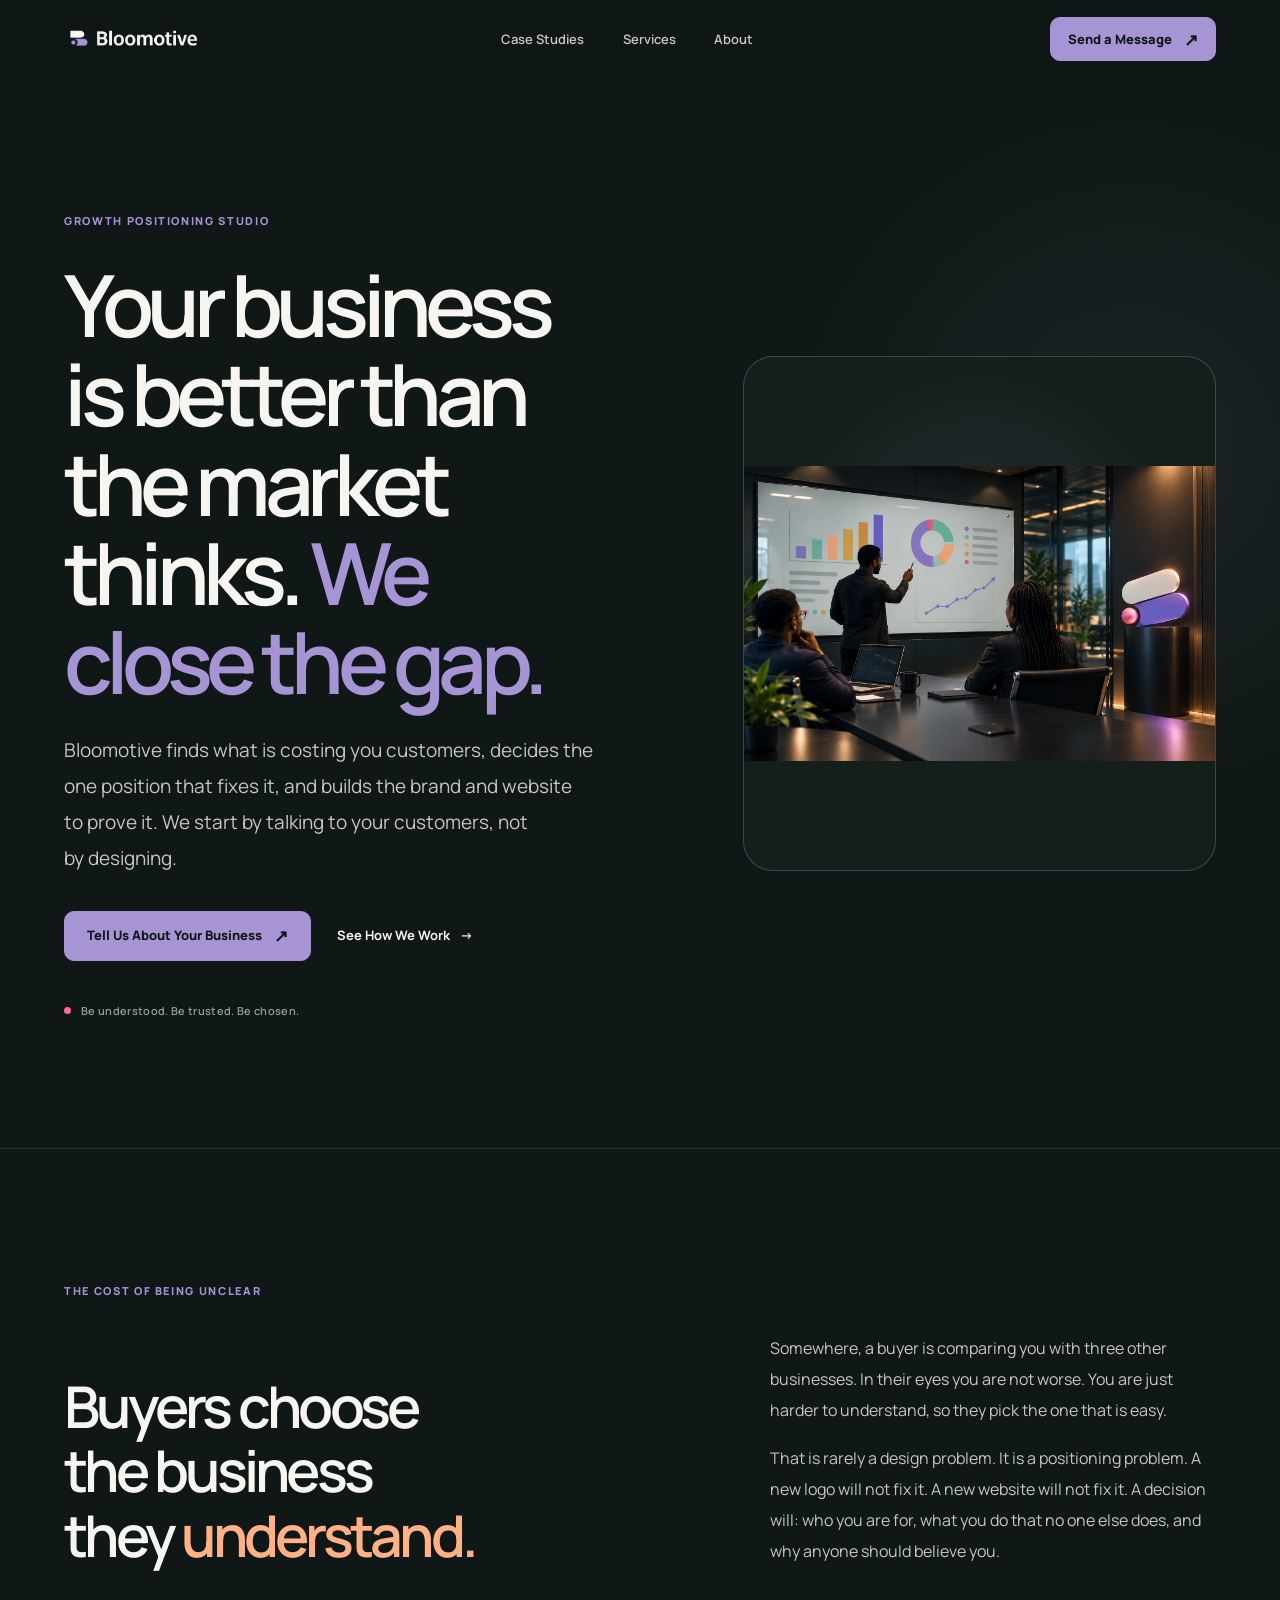
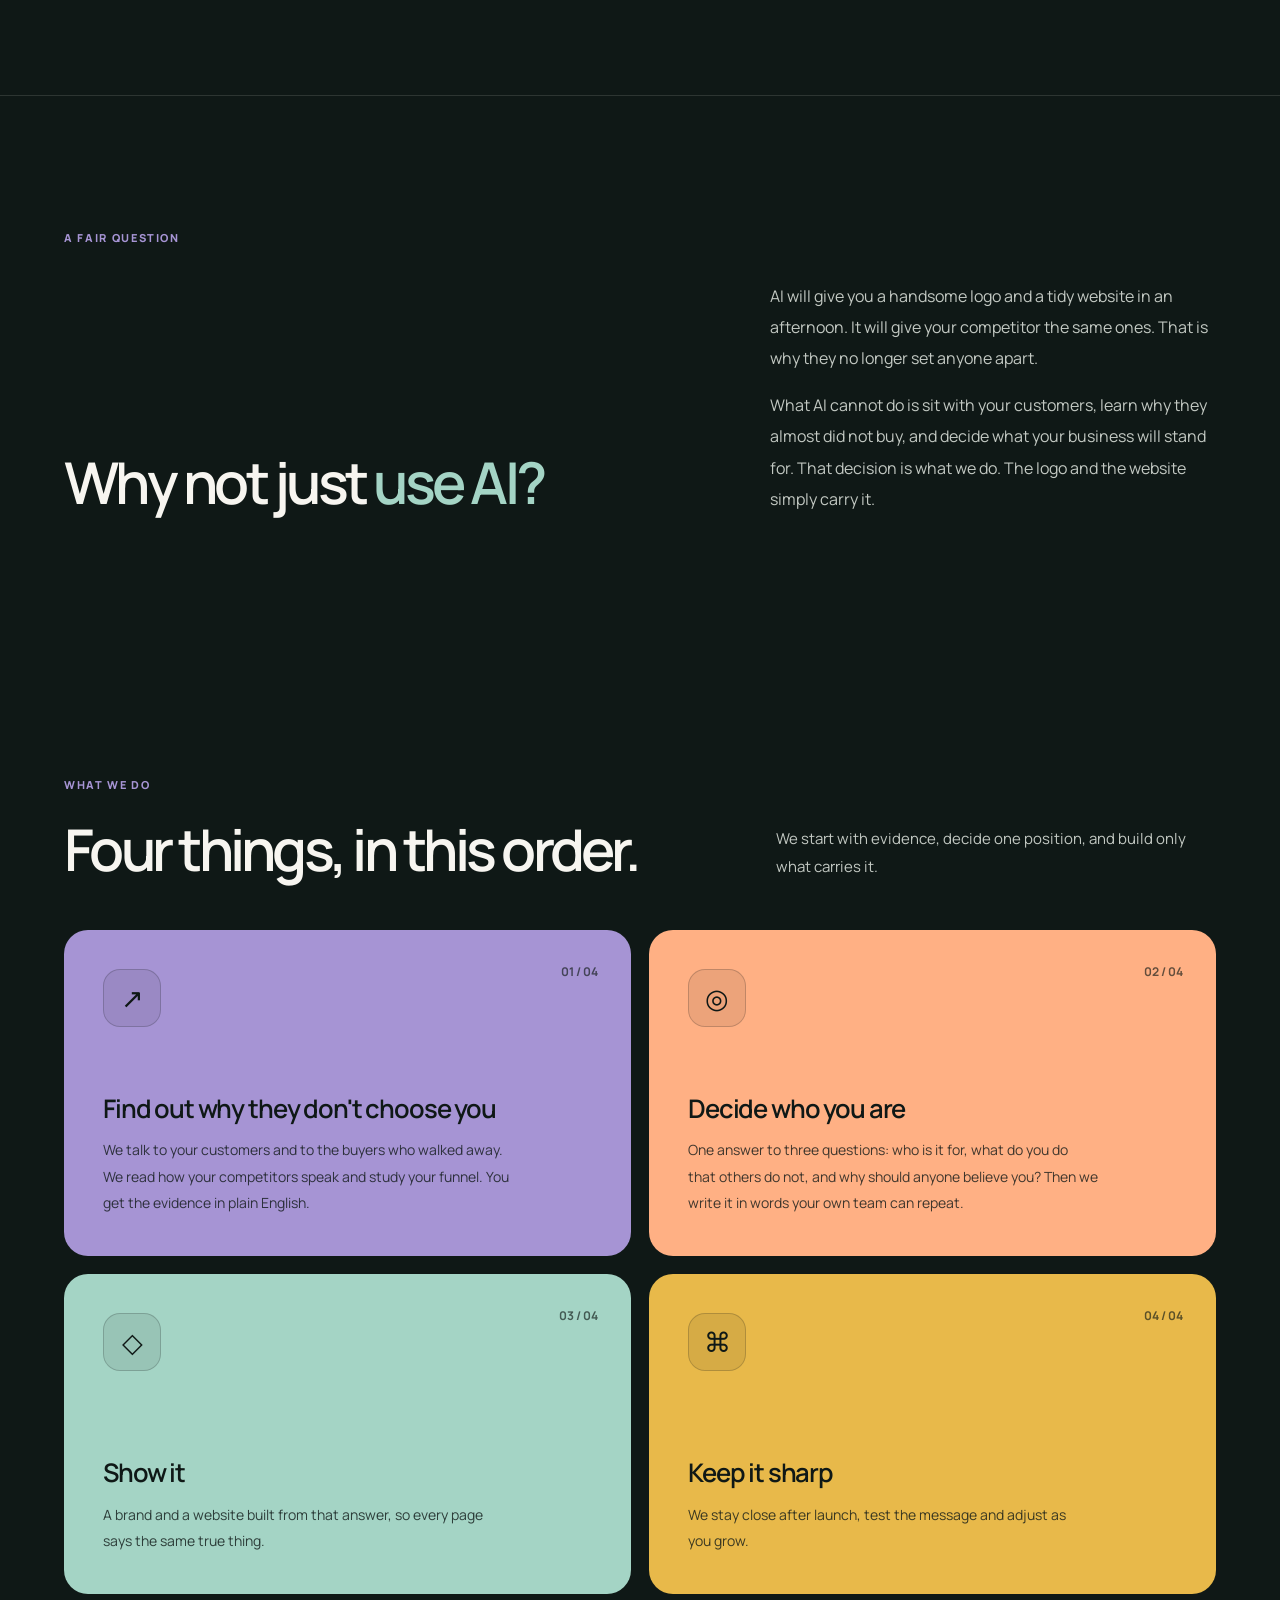
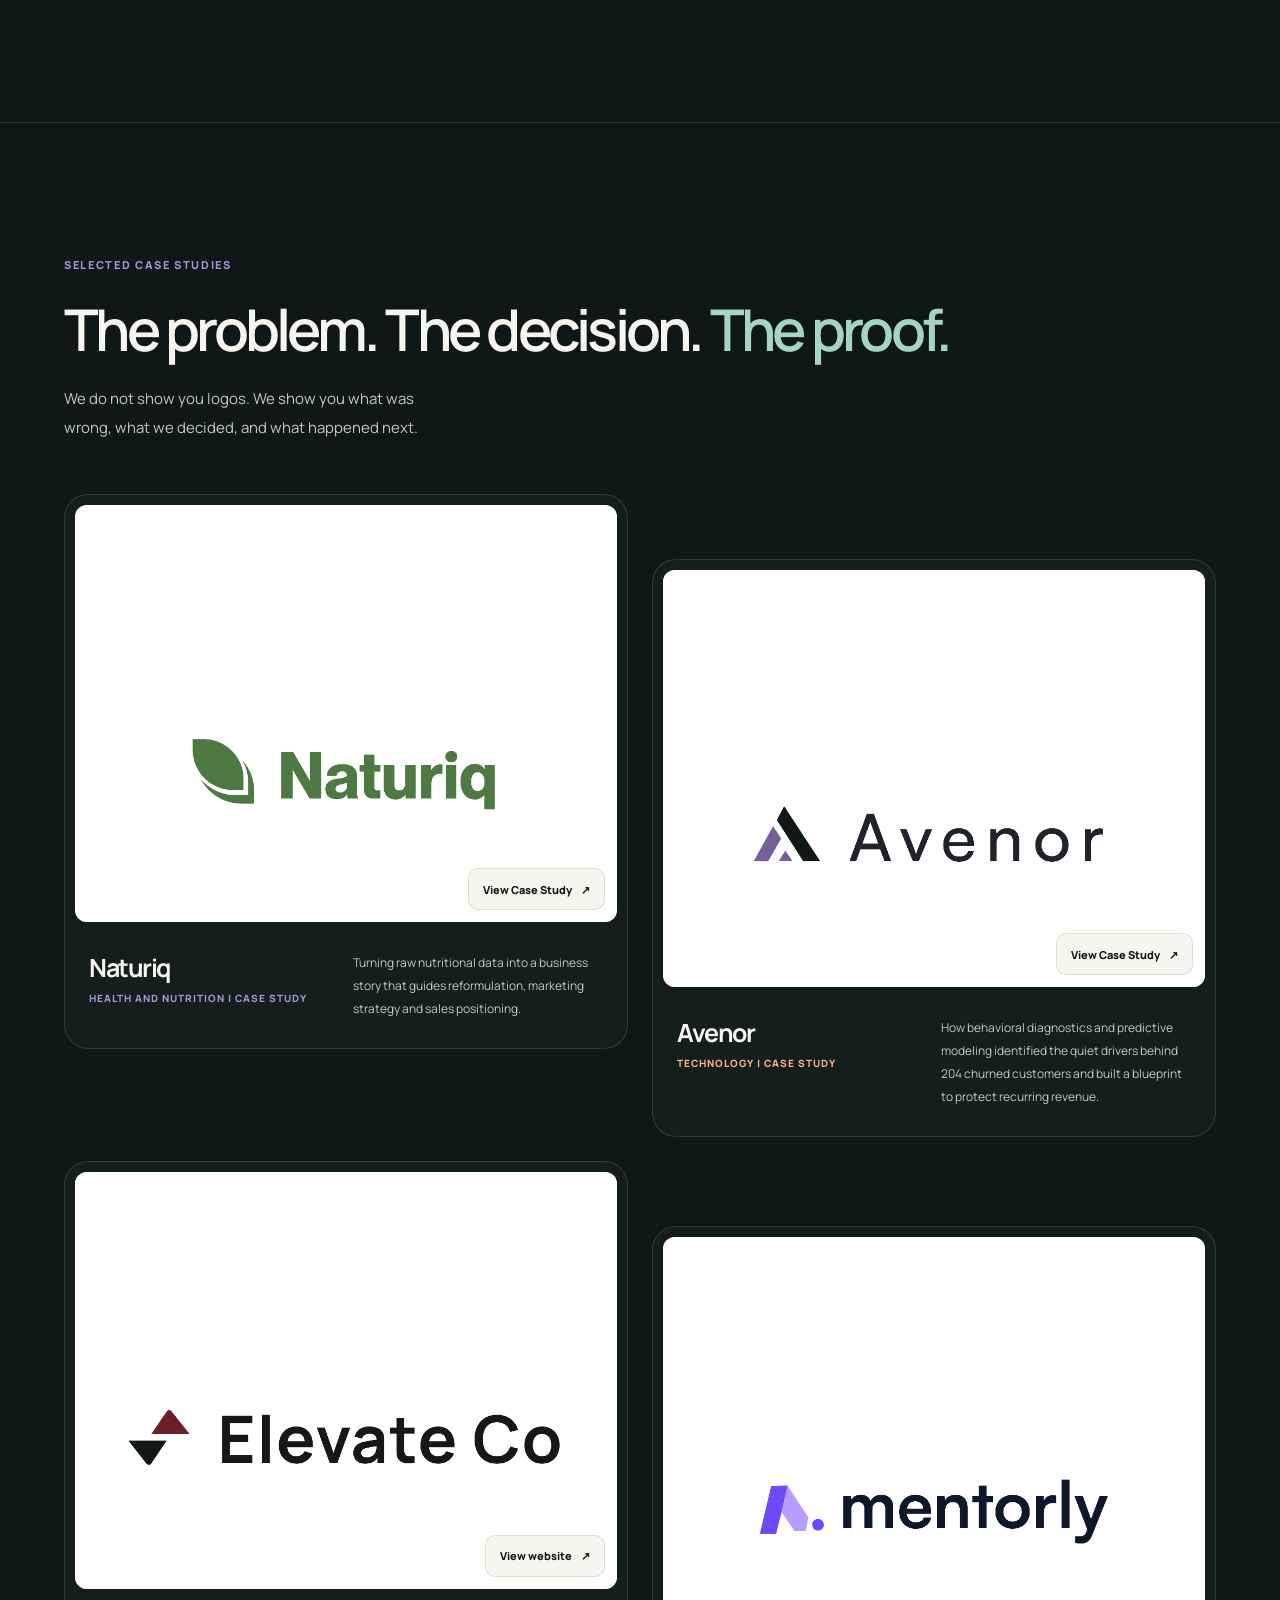
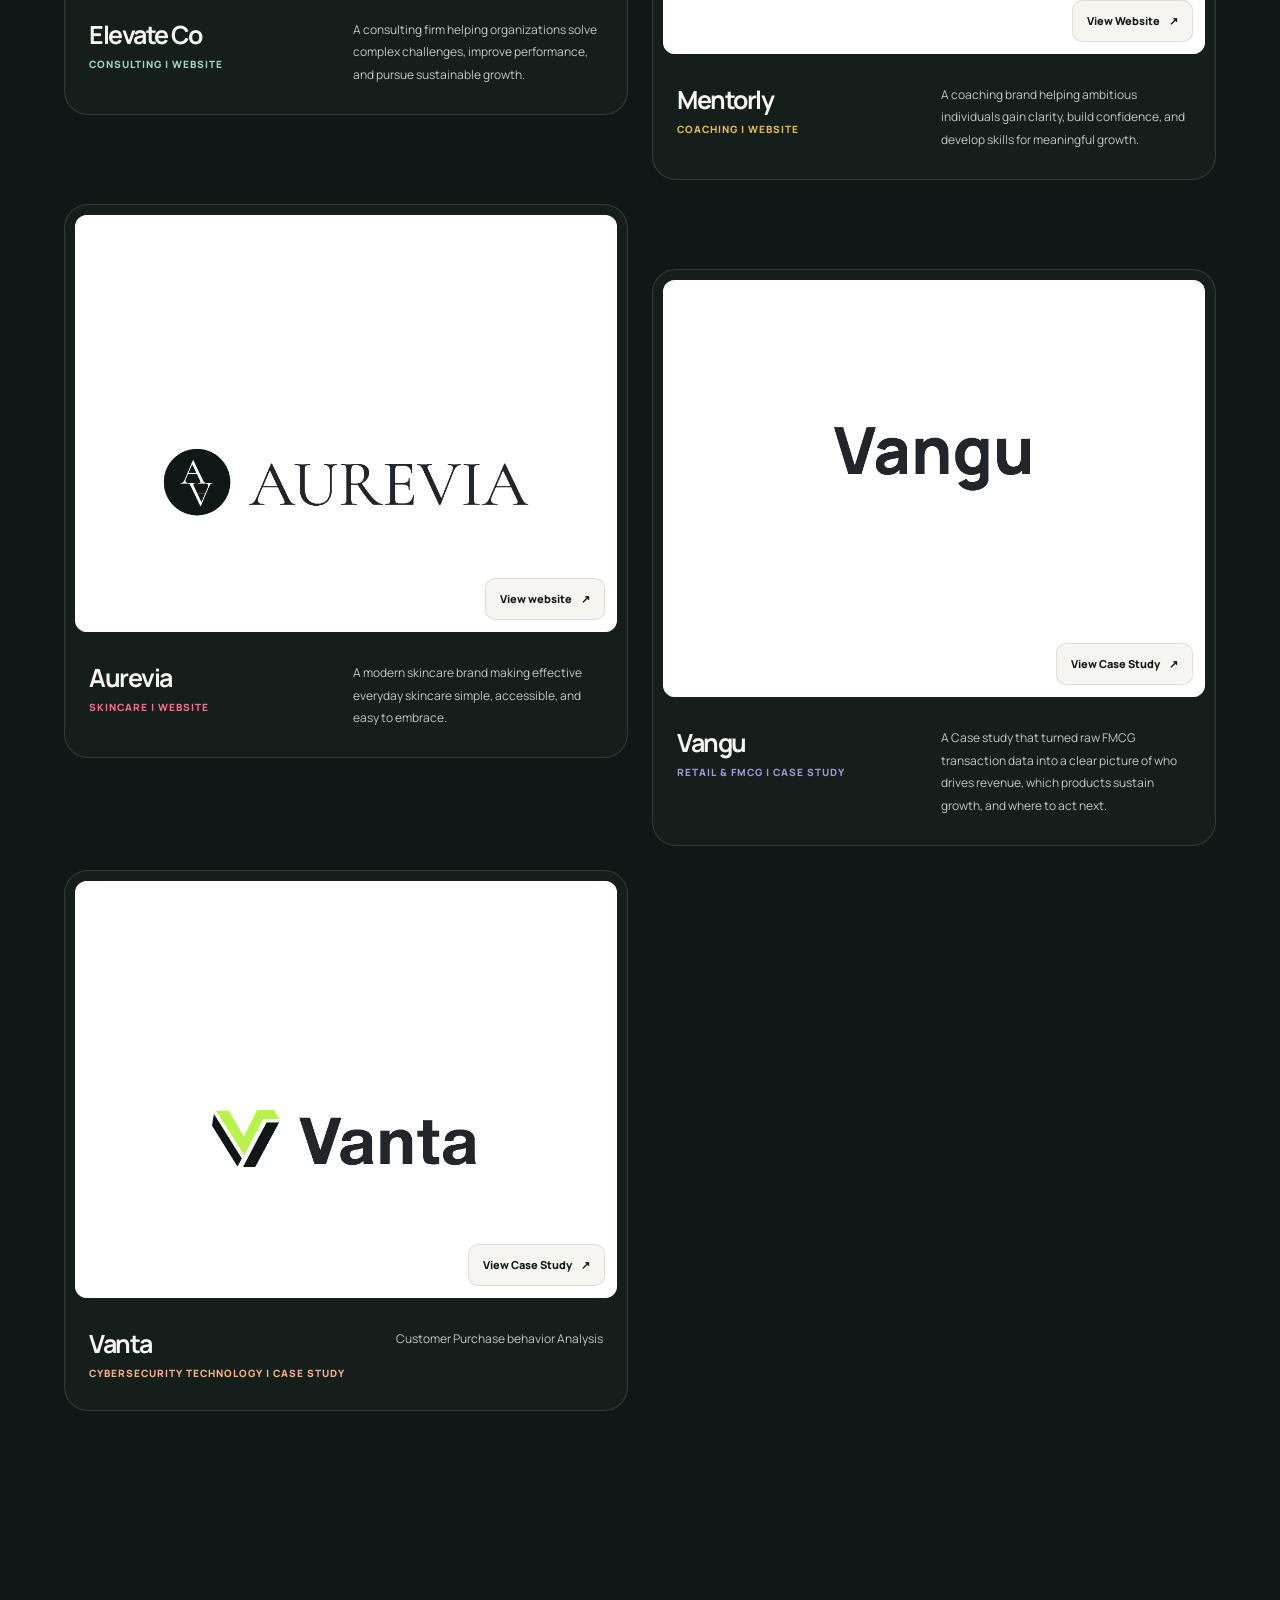
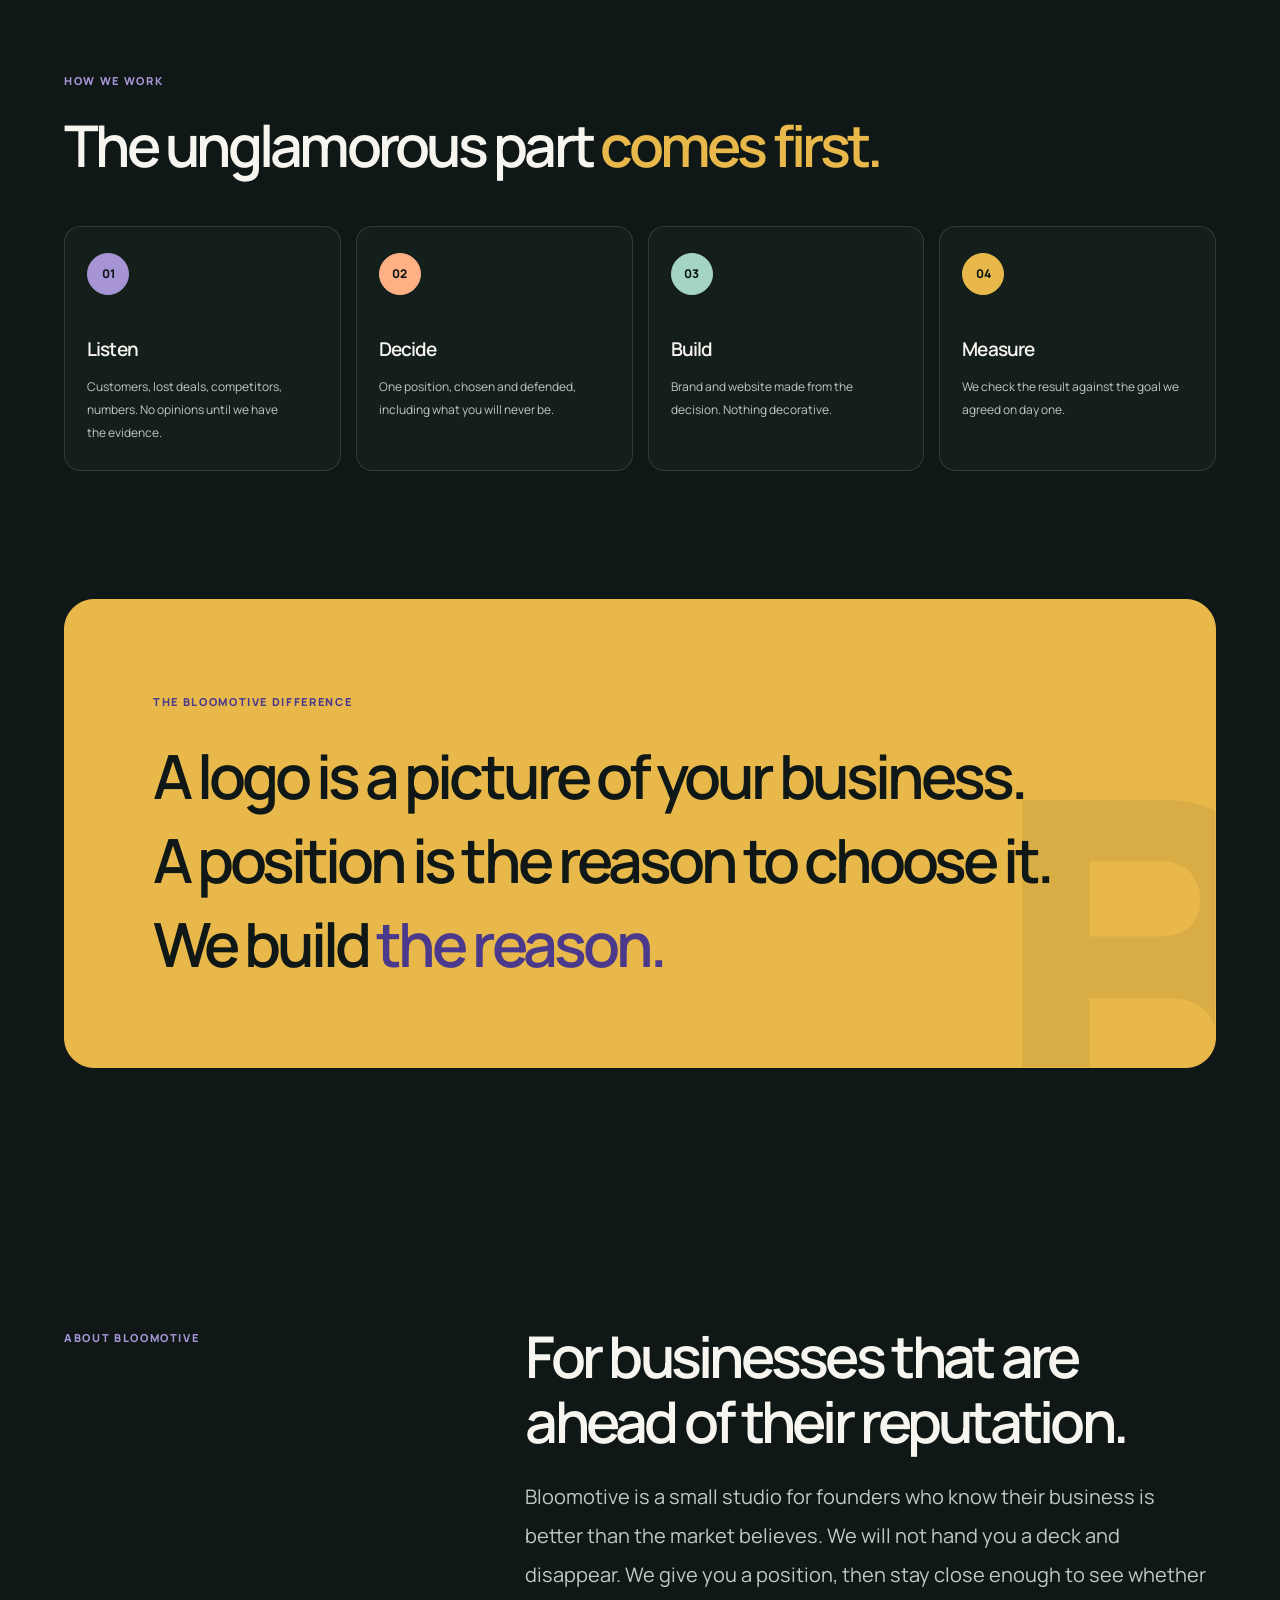
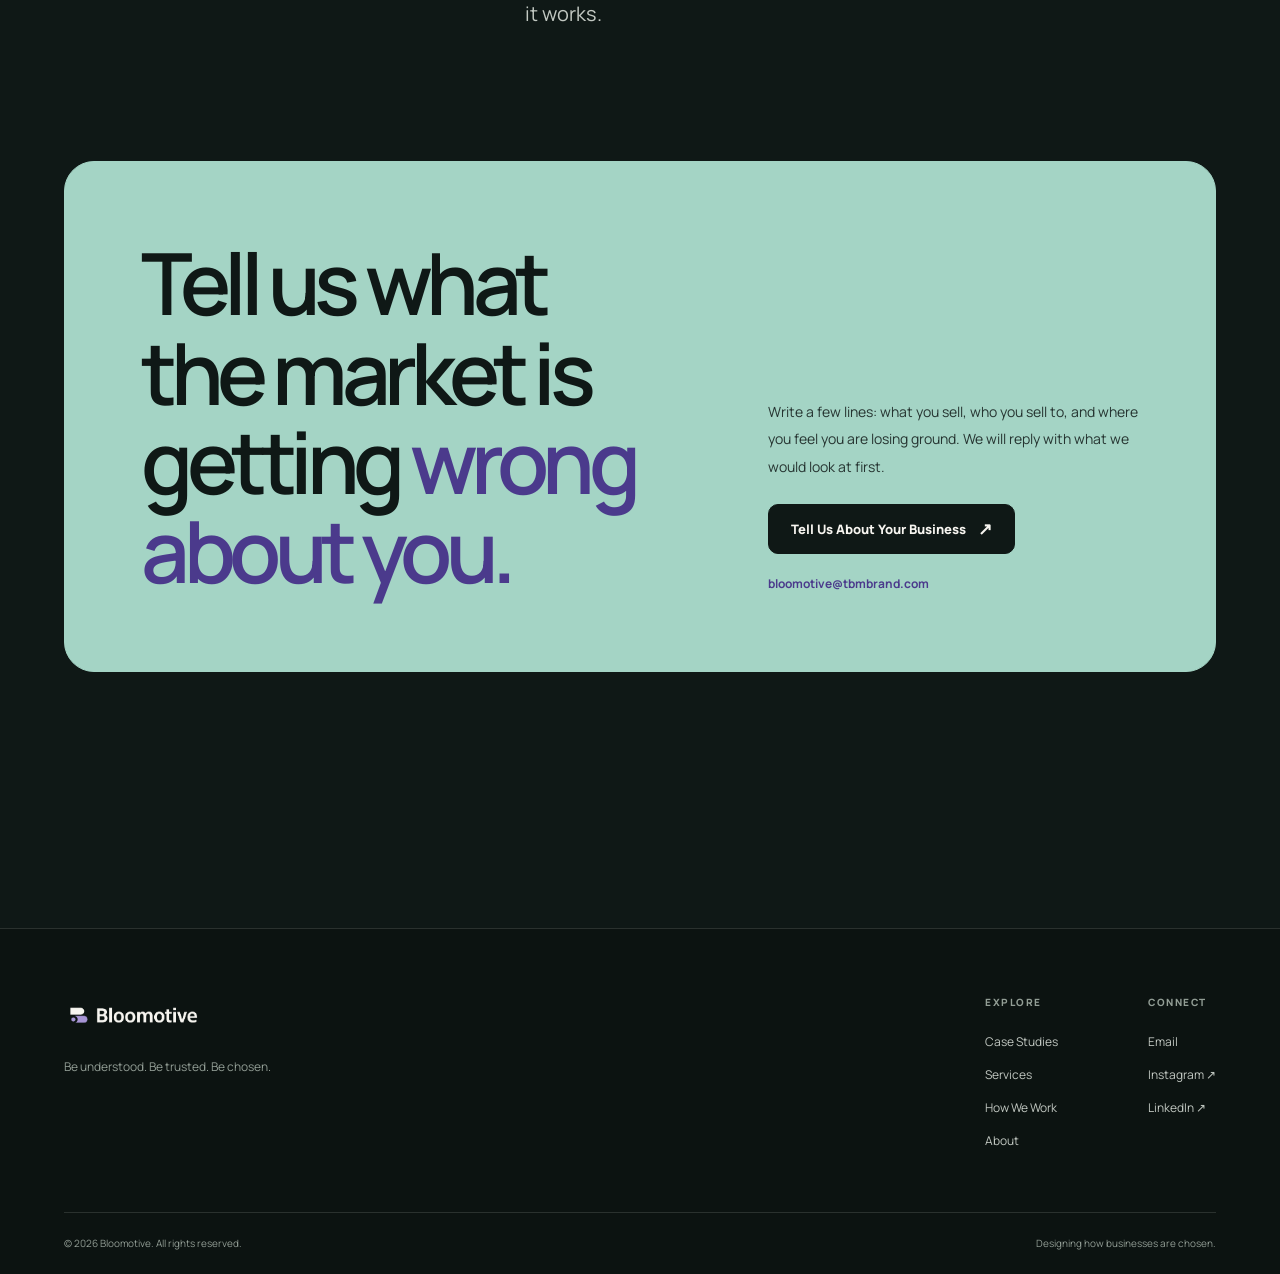
<file: index.html>
<!DOCTYPE html>
<html lang="en">
<head>
  <meta charset="UTF-8">
  <meta name="viewport" content="width=device-width, initial-scale=1.0">

  <title>Bloomotive | Growth Positioning Studio</title>
  <meta name="description" content="Your business is better than the market thinks. Bloomotive finds what is costing you customers, sets the one position that fixes it, and builds the brand and website to prove it.">
  <meta name="theme-color" content="#0F1816">
  <meta name="color-scheme" content="dark">

  <link rel="canonical" href="https://tbmbrand.com/">
  <link rel="icon" type="image/png" href="/images/bloomotive icon.png">
  <link rel="apple-touch-icon" href="/images/bloomotive icon.png">

  <meta property="og:title" content="Bloomotive | Growth Positioning Studio">
  <meta property="og:description" content="Your business is better than the market thinks. We find what is costing you customers and set the position that fixes it.">
  <meta property="og:type" content="website">
  <meta property="og:url" content="https://tbmbrand.com/">
  <meta property="og:site_name" content="Bloomotive">

  <meta name="twitter:card" content="summary_large_image">
  <meta name="twitter:title" content="Bloomotive | Growth Positioning Studio">
  <meta name="twitter:description" content="Be understood. Be trusted. Be chosen. A growth positioning studio for businesses ahead of their reputation.">

  <link rel="preconnect" href="https://fonts.googleapis.com">
  <link rel="preconnect" href="https://fonts.gstatic.com" crossorigin>
  <link href="https://fonts.googleapis.com/css2?family=Manrope:wght@400;500;600;700;800&display=swap" rel="stylesheet">

  <script type="application/ld+json">
  {
    "@context": "https://schema.org",
    "@type": "WebSite",
    "name": "Bloomotive",
    "url": "https://tbmbrand.com/"
  }
  </script>

  <script type="application/ld+json">
  {
    "@context": "https://schema.org",
    "@type": "Organization",
    "name": "Bloomotive",
    "url": "https://tbmbrand.com/",
    "logo": "https://tbmbrand.com/images/bloomotive icon.png",
    "email": "bloomotive@tbmbrand.com"
  }
  </script>

  <style>
    :root {
      --bg: #0F1816;
      --lavender: #A694D4;
      --paper: #F7F5F0;

      /* Complementary palette (Clay-inspired) */
      --peach: #FFB084;
      --mint: #A4D4C5;
      --ochre: #E8B94A;
      --pink: #FF6B8E;
      --violet-deep: #4B3A8C;

      --surface: #141F1C;
      --surface-raised: #192521;
      --surface-hover: #202D27;

      --text: #F7F5F0;
      --body: #C2C8C2;
      --muted: #929D95;
      --line: rgba(247, 245, 240, 0.13);
      --lavender-soft: rgba(166, 148, 212, 0.12);
      --lavender-border: rgba(166, 148, 212, 0.3);

      --font: "Manrope", sans-serif;

      --radius-sm: 10px;
      --radius-md: 16px;
      --radius-lg: 24px;
      --radius-xl: 30px;

      --gutter: clamp(20px, 5vw, 64px);
      --section: clamp(76px, 10vw, 132px);
      --ease: cubic-bezier(0.22, 1, 0.36, 1);
    }

    *,
    *::before,
    *::after {
      box-sizing: border-box;
    }

    html {
      scroll-behavior: smooth;
      scroll-padding-top: 100px;
    }

    body {
      margin: 0;
      background: var(--bg);
      color: var(--body);
      font-family: var(--font);
      font-size: 15px;
      line-height: 1.75;
      -webkit-font-smoothing: antialiased;
      overflow-x: hidden;
    }

    body.menu-open {
      overflow: hidden;
    }

    ::selection {
      background: var(--lavender);
      color: var(--bg);
    }

    img {
      display: block;
      max-width: 100%;
    }

    a {
      color: inherit;
      text-decoration: none;
    }

    button {
      font: inherit;
    }

    h1, h2, h3, p, ul, figure {
      margin: 0;
      padding: 0;
    }

    ul {
      list-style: none;
    }

    h1, h2, h3 {
      color: var(--text);
      font-weight: 600;
      text-wrap: balance;
    }

    p {
      text-wrap: pretty;
    }

    :focus-visible {
      outline: 2px solid var(--lavender);
      outline-offset: 5px;
      border-radius: 5px;
    }

    .container {
      width: 100%;
      max-width: 1320px;
      margin-inline: auto;
      padding-inline: var(--gutter);
    }

    .section {
      padding-block: var(--section);
    }

    .skip {
      position: absolute;
      top: -80px;
      left: 20px;
      z-index: 300;
      padding: 12px 18px;
      border-radius: var(--radius-sm);
      background: var(--lavender);
      color: var(--bg);
    }

    .skip:focus {
      top: 15px;
    }

    /* Typography */

    .display-xl {
      font-size: clamp(2.8rem, 6.7vw, 6rem);
      line-height: 1.04;
      letter-spacing: -0.075em;
    }

    .display-lg {
      font-size: clamp(2.2rem, 4.5vw, 4rem);
      line-height: 1.12;
      letter-spacing: -0.065em;
    }

    .display-md {
      font-size: clamp(1.8rem, 3vw, 2.7rem);
      line-height: 1.2;
      letter-spacing: -0.05em;
    }

    .display-sm {
      font-size: clamp(1.35rem, 2vw, 1.8rem);
      line-height: 1.3;
      letter-spacing: -0.045em;
    }

    .accent {
      color: var(--lavender);
    }

    .accent-peach {
      color: var(--peach);
    }

    .accent-mint {
      color: var(--mint);
    }

    .accent-ochre {
      color: var(--ochre);
    }

    .eyebrow {
      
      align-items: center;
      gap: 10px;
      color: var(--lavender);
      font-size: 11px;
      font-weight: 800;
      letter-spacing: 0.15em;
      text-transform: uppercase;
    }

    .eyebrow::before {
      content: "";
      width: 22px;
      height: 1px;
      background: var(--lavender);
      display: none;
    }

    /* Buttons */

    .btn {
      display: inline-flex;
      align-items: center;
      justify-content: center;
      gap: 12px;
      min-height: 50px;
      padding: 14px 22px;
      border: 1px solid var(--lavender);
      border-radius: var(--radius-sm);
      background: var(--lavender);
      color: var(--bg);
      font-size: 13px;
      font-weight: 800;
      line-height: 1.4;
      cursor: pointer;
      transition:
        background 0.25s ease,
        color 0.25s ease,
        border-color 0.25s ease,
        transform 0.25s var(--ease);
    }

    .btn:hover {
      background: var(--paper);
      border-color: var(--paper);
      transform: translateY(-2px);
    }

    .btn-arrow {
      font-size: 17px;
      line-height: 1;
    }

    .text-link {
      display: inline-flex;
      align-items: center;
      gap: 10px;
      padding-block: 10px;
      color: var(--text);
      font-size: 13px;
      font-weight: 700;
      transition: color 0.2s ease;
    }

    .text-link:hover {
      color: var(--peach);
    }

    /* Brand */

    .logo {
      display: inline-flex;
      align-items: center;
      gap: 11px;
      min-height: 44px;
      color: var(--text);
      font-size: 22px;
      font-weight: 800;
      letter-spacing: -0.065em;
      white-space: nowrap;
    }

    .logo {
  display: inline-flex;
  align-items: center;
  flex-shrink: 0;
}

.logo-image {
  display: block;
  width: 140px;
  height: auto;
  max-height: 52px;
  object-fit: contain;
  object-position: left center;
}

@media (max-width: 560px) {
  .logo-image {
    width: 130px;
    max-height: 44px;
  }
}

    .logo-mark {
      position: relative;
      width: 29px;
      height: 25px;
      flex: none;
    }

    .logo-mark::before,
    .logo-mark::after {
      position: absolute;
      content: "";
      border-radius: 999px;
    }

    .logo-mark::before {
      top: 0;
      left: 0;
      width: 21px;
      height: 10px;
      background: var(--paper);
    }

    .logo-mark::after {
      right: 0;
      bottom: 0;
      width: 23px;
      height: 11px;
      background: var(--lavender);
    }

    .logo-mark i {
      position: absolute;
      bottom: 1px;
      left: 0;
      width: 6px;
      height: 6px;
      border-radius: 50%;
      background: var(--paper);
    }

    /* Navigation */

    .nav {
      position: sticky;
      top: 0;
      z-index: 100;
      border-bottom: 1px solid transparent;
      background: rgba(15, 24, 22, 0.94);
      backdrop-filter: blur(18px);
      -webkit-backdrop-filter: blur(18px);
      transition: border-color 0.3s ease;
    }

    .nav.scrolled {
      border-color: var(--line);
    }

    .nav-inner {
      display: flex;
      align-items: center;
      justify-content: space-between;
      gap: 24px;
      min-height: 78px;
    }

    .nav-links {
      display: flex;
      align-items: center;
      gap: clamp(20px, 3vw, 40px);
    }

    .nav-links a {
      padding-block: 12px;
      color: var(--body);
      font-size: 13px;
      font-weight: 600;
      transition: color 0.2s ease;
    }

    .nav-links a:hover,
    .nav-links a[aria-current="location"] {
      color: var(--peach);
    }

    .nav-right {
      display: flex;
      align-items: center;
      gap: 12px;
    }

    .nav .btn {
      min-height: 44px;
      padding: 11px 17px;
    }

    .menu-btn {
      display: none;
      width: 46px;
      height: 46px;
      align-items: center;
      justify-content: center;
      border: 1px solid var(--line);
      border-radius: 50%;
      background: var(--surface);
      color: var(--text);
      cursor: pointer;
    }

    .menu-icon,
    .menu-icon::before {
      display: block;
      width: 18px;
      height: 2px;
      border-radius: 2px;
      background: var(--text);
    }

    .menu-icon {
      position: relative;
    }

    .menu-icon::before {
      position: absolute;
      top: -6px;
      content: "";
    }

    .menu-btn[aria-expanded="true"] .menu-icon {
      transform: rotate(45deg);
    }

    .menu-btn[aria-expanded="true"] .menu-icon::before {
      top: 0;
      transform: rotate(90deg);
    }

    /* Hero */

    .hero {
      position: relative;
      padding-block: clamp(68px, 10vw, 132px) var(--section);
      overflow: hidden;
    }

    .hero::before {
      position: absolute;
      top: 2%;
      right: -16%;
      width: 55vw;
      height: 55vw;
      max-width: 760px;
      max-height: 760px;
      border-radius: 50%;
      background: radial-gradient(
        circle,
        rgba(166, 148, 212, 0.10),
        rgba(166, 148, 212, 0.025) 48%,
        transparent 72%
      );
      content: "";
      pointer-events: none;
    }

    .hero-grid {
      position: relative;
      display: grid;
      grid-template-columns: minmax(0, 1.12fr) minmax(300px, 0.88fr);
      align-items: center;
      gap: clamp(36px, 6vw, 90px);
    }

    .hero h1 {
      max-width: 850px;
      margin-top: 27px;
    }

    .hero-copy {
      max-width: 540px;
      margin-top: 26px;
      color: var(--body);
      font-size: clamp(16px, 1.6vw, 19px);
      line-height: 1.9;
    }

    .hero-actions {
      display: flex;
      align-items: center;
      flex-wrap: wrap;
      gap: 16px 26px;
      margin-top: 34px;
    }

    .hero-note {
      display: flex;
      align-items: center;
      gap: 10px;
      margin-top: 40px;
      color: var(--muted);
      font-size: 11px;
      font-weight: 600;
      letter-spacing: 0.03em;
    }

    .hero-note::before {
      width: 7px;
      height: 7px;
      border-radius: 50%;
      background: var(--pink);
      content: "";
    }

    /* Abstract brand illustration */

    .scene {
      position: relative;
      display: grid;
      place-items: center;
      width: 100%;
      max-width: 520px;
      aspect-ratio: 0.92;
      margin-inline: auto;
      overflow: hidden;
      isolation: isolate;
      border: 1px solid var(--lavender-border);
      border-radius: var(--radius-xl);
      background:
        radial-gradient(
          circle at 50% 40%,
          rgba(166, 148, 212, 0.12),
          transparent 52%
        ),
        var(--surface);
    }

    .scene-grid {
      position: absolute;
      inset: 0;
      background-image:
        linear-gradient(var(--line) 1px, transparent 1px),
        linear-gradient(90deg, var(--line) 1px, transparent 1px);
      background-size: 42px 42px;
      opacity: 0.32;
      mask-image: linear-gradient(to bottom, black, transparent 90%);
    }

    .scene-ring {
      position: absolute;
      width: 74%;
      aspect-ratio: 1;
      border: 1px solid rgba(166, 148, 212, 0.23);
      border-radius: 50%;
    }

    .scene-ring.ring-two {
      width: 54%;
      border-color: rgba(164, 212, 197, 0.3);
    }

    .scene-ring.ring-three {
      width: 34%;
      border-color: rgba(255, 176, 132, 0.3);
    }

    .scene-orb {
      position: absolute;
      top: 19%;
      right: 19%;
      width: 16%;
      aspect-ratio: 1;
      border-radius: 50%;
      background: var(--peach);
      box-shadow: 0 0 65px rgba(255, 176, 132, 0.28);
    }

    .scene-mark {
      position: relative;
      width: 60%;
      height: 37%;
      transform: rotate(-12deg);
      animation: float 7s ease-in-out infinite;
    }

    .scene-pill {
      position: absolute;
      height: 31%;
      border-radius: 999px;
    }

    .scene-pill.top {
      top: 12%;
      left: 6%;
      width: 72%;
      background: var(--paper);
    }

    .scene-pill.bottom {
      right: 0;
      bottom: 12%;
      width: 83%;
      background: var(--lavender);
    }

    .scene-dot {
      position: absolute;
      bottom: 17%;
      left: 0;
      width: 12%;
      aspect-ratio: 1;
      border-radius: 50%;
      background: var(--pink);
    }

    .scene-caption {
      position: absolute;
      right: 24px;
      bottom: 24px;
      left: 24px;
      display: flex;
      justify-content: space-between;
      gap: 12px;
      color: var(--muted);
      font-size: 10px;
      font-weight: 700;
      letter-spacing: 0.12em;
      text-transform: uppercase;
    }

    /* Perception gap */

    .gap-section {
      border-top: 1px solid var(--line);
    }

    .gap-grid {
      display: grid;
      grid-template-columns: minmax(0, 1.15fr) minmax(0, 0.85fr);
      align-items: end;
      gap: clamp(32px, 8vw, 120px);
      margin-top: 30px;
    }

    .gap-grid h2 {
      max-width: 800px;
    }

    .gap-copy {
      max-width: 490px;
      font-size: 16px;
      line-height: 1.95;
    }

    /* Services */

    .section-head {
      display: flex;
      align-items: end;
      justify-content: space-between;
      flex-wrap: wrap;
      gap: 24px 48px;
      margin-bottom: 48px;
    }

    .section-head > p {
      max-width: 440px;
      font-size: 15px;
      line-height: 1.9;
    }

    .services-grid {
      display: grid;
      grid-template-columns: repeat(2, minmax(0, 1fr));
      gap: 18px;
    }

    .service {
      --card: var(--lavender);
      position: relative;
      display: flex;
      flex-direction: column;
      justify-content: space-between;
      gap: 55px;
      min-height: 320px;
      padding: clamp(24px, 3vw, 38px);
      overflow: hidden;
      border: 1px solid transparent;
      border-radius: var(--radius-lg);
      background: var(--card);
      transition:
        border-color 0.3s ease,
        transform 0.4s var(--ease);
    }

    .service:nth-child(1) { --card: var(--lavender); }
    .service:nth-child(2) { --card: var(--peach); }
    .service:nth-child(3) { --card: var(--mint); }
    .service:nth-child(4) { --card: var(--ochre); }

    .service:hover {
      transform: translateY(-4px);
      border-color: var(--bg);
    }

    .service-number {
      position: absolute;
      top: 30px;
      right: 32px;
      color: rgba(15, 24, 22, 0.65);
      font-size: 12px;
      font-weight: 700;
    }

    .service-symbol {
      display: grid;
      width: 58px;
      height: 58px;
      place-items: center;
      border: 1px solid rgba(15, 24, 22, 0.2);
      border-radius: 17px;
      background: rgba(15, 24, 22, 0.08);
      color: var(--bg);
      font-size: 27px;
      line-height: 1;
    }

    .service h3 {
      margin-top: 10px;
      color: var(--bg);
    }

    .service p {
      max-width: 410px;
      margin-top: 12px;
      color: rgba(15, 24, 22, 0.8);
      font-size: 14px;
      line-height: 1.9;
    }

    /* Case studies */

    .work-section {
      border-top: 1px solid var(--line);
    }

    .work-header {
      align-items: end;
      margin-bottom: 52px;
    }

    .work-header h2 {
      margin-top: 20px;
    }

    .work-header > p {
      max-width: 390px;
    }

    .projects {
      display: grid;
      grid-template-columns: repeat(2, minmax(0, 1fr));
      gap: 24px;
      align-items: start;
    }

    .project {
      --c: var(--lavender);
      min-width: 0;
      overflow: hidden;
      border: 1px solid var(--line);
      border-radius: var(--radius-lg);
      background: var(--surface);
      transition:
        border-color 0.3s ease,
        transform 0.4s var(--ease);
    }

    .project:nth-child(5n+1) { --c: var(--lavender); }
    .project:nth-child(5n+2) { --c: var(--peach); }
    .project:nth-child(5n+3) { --c: var(--mint); }
    .project:nth-child(5n+4) { --c: var(--ochre); }
    .project:nth-child(5n+5) { --c: var(--pink); }

    .project:nth-child(even) {
      margin-top: 65px;
    }

    .project:hover {
      transform: translateY(-5px);
      border-color: var(--c);
    }

    
.project-image {
position: relative;
display: grid;
place-items: center;
aspect-ratio: 1.3 / 1;
margin: 10px;
overflow: hidden;
isolation: isolate;
border-radius: 12px;
background: var(--c);
}

/* Fallback project name */
.project-image::before {
position: absolute;
z-index: 0;
content: attr(data-name);
color: #0F1816;
font-size: clamp(24px, 4vw, 44px);
font-weight: 800;
letter-spacing: -0.07em;
opacity: 0.8;
}

/* Project images */
.project-image img {
position: relative;
z-index: 1;
display: block;
width: 100%;
height: 100%;
object-fit: contain;
transition: transform 0.8s var(--ease);
}

.project:hover .project-image img {
transform: scale(1.035);
}


    .project:hover .project-image img {
      transform: scale(1.035);
    }

    .project-view {
      position: absolute;
      right: 12px;
      bottom: 12px;
      z-index: 2;
      display: inline-flex;
      align-items: center;
      gap: 9px;
      min-height: 42px;
      padding: 10px 14px;
      border: 1px solid rgba(15, 24, 22, 0.1);
      border-radius: var(--radius-sm);
      background: var(--paper);
      color: var(--bg);
      font-size: 11px;
      font-weight: 800;
      transition:
        background 0.25s ease,
        color 0.25s ease,
        transform 0.25s ease;
    }

    .project-view:hover {
      transform: translateY(-2px);
      background: var(--bg);
      color: var(--paper);
    }

    .project-info {
      display: flex;
      justify-content: space-between;
      align-items: start;
      flex-wrap: wrap;
      gap: 16px 24px;
      padding: 20px 24px 27px;
    }

    .project-name {
      font-size: clamp(19px, 2.1vw, 25px);
      font-weight: 700;
      letter-spacing: -0.06em;
      line-height: 1.3;
    }

    .project-category {
      margin-top: 5px;
      color: var(--c);
      font-size: 10px;
      font-weight: 800;
      letter-spacing: 0.1em;
      text-transform: uppercase;
    }

    .project-description {
      max-width: 250px;
      font-size: 12px;
      line-height: 1.9;
    }

    /* Process */

    .process-grid {
      display: grid;
      grid-template-columns: repeat(4, minmax(0, 1fr));
      gap: 15px;
    }

    .step {
      --c: var(--lavender);
      min-width: 0;
      padding: 26px 22px;
      border: 1px solid var(--line);
      border-radius: var(--radius-md);
      background: var(--surface);
    }

    .step:nth-child(1) { --c: var(--lavender); }
    .step:nth-child(2) { --c: var(--peach); }
    .step:nth-child(3) { --c: var(--mint); }
    .step:nth-child(4) { --c: var(--ochre); }

    .step-number {
      display: grid;
      width: 42px;
      height: 42px;
      place-items: center;
      border: 1px solid var(--c);
      border-radius: 50%;
      background: var(--c);
      color: var(--bg);
      font-size: 12px;
      font-weight: 800;
    }

    .step h3 {
      margin-top: 38px;
      font-size: 19px;
      letter-spacing: -0.045em;
    }

    .step p {
      margin-top: 10px;
      font-size: 12px;
      line-height: 1.9;
    }

    /* Brand statement */

    .statement {
      position: relative;
      padding: clamp(35px, 7vw, 88px);
      overflow: hidden;
      border: 1px solid var(--ochre);
      border-radius: var(--radius-xl);
      background: var(--ochre);
    }

    .statement::after {
      position: absolute;
      right: -3%;
      bottom: -30%;
      content: "B";
      color: rgba(15, 24, 22, 0.07);
      font-size: clamp(260px, 38vw, 520px);
      font-weight: 800;
      letter-spacing: -0.1em;
      line-height: 1;
      pointer-events: none;
    }

    .statement-content {
      position: relative;
      z-index: 1;
    }

    .statement .eyebrow {
      color: var(--violet-deep);
    }

    .statement p {
      max-width: 950px;
      color: var(--bg);
      font-size: clamp(27px, 5vw, 61px);
      font-weight: 600;
      line-height: 1.18;
      letter-spacing: -0.065em;
    }

    .statement .accent {
      color: var(--violet-deep);
    }

    .statement p + p {
      margin-top: 12px;
    }

    /* About */

    .about-grid {
      display: grid;
      grid-template-columns: minmax(0, 0.7fr) minmax(0, 1.3fr);
      gap: clamp(30px, 7vw, 110px);
    }

    .about-copy {
      max-width: 720px;
      margin-top: 24px;
      font-size: clamp(16px, 1.8vw, 20px);
      line-height: 1.95;
    }

    /* Contact */

    .contact {
      position: relative;
      padding: clamp(30px, 6vw, 76px);
      overflow: hidden;
      border: 1px solid var(--mint);
      border-radius: var(--radius-xl);
      background: var(--mint);
    }

    .contact-inner {
      position: relative;
      z-index: 1;
      display: grid;
      grid-template-columns: minmax(0, 1.2fr) minmax(0, 0.8fr);
      align-items: end;
      gap: 35px 70px;
    }

    .contact h2 {
      max-width: 700px;
      color: var(--bg);
    }

    .contact .accent {
      color: var(--violet-deep);
    }

    .contact-copy {
      max-width: 430px;
      color: rgba(15, 24, 22, 0.85);
      font-size: 14px;
      line-height: 1.95;
    }

    .contact .btn {
      margin-top: 24px;
      border-color: var(--bg);
      background: var(--bg);
      color: var(--paper);
    }

    .contact .btn:hover {
      border-color: var(--paper);
      background: var(--paper);
      color: var(--bg);
    }

    .contact-email {
      display: block;
      width: fit-content;
      margin-top: 18px;
      color: var(--violet-deep);
      font-size: 12px;
      font-weight: 700;
      overflow-wrap: anywhere;
    }

    /* Footer */

    .foot {
      margin-top: var(--section);
      border-top: 1px solid var(--line);
      background: #0C1311;
    }

    .foot-top {
      display: flex;
      justify-content: space-between;
      flex-wrap: wrap;
      gap: 45px;
      padding-block: 65px 55px;
    }

    .foot-brand p {
      margin-top: 13px;
      color: var(--muted);
      font-size: 12px;
    }

    .foot-links {
      display: flex;
      flex-wrap: wrap;
      gap: clamp(35px, 7vw, 95px);
    }

    .foot-col h2 {
      margin-bottom: 13px;
      color: var(--muted);
      font-family: var(--font);
      font-size: 10px;
      font-weight: 800;
      letter-spacing: 0.15em;
      text-transform: uppercase;
    }

    .foot-col a {
      display: block;
      padding-block: 6px;
      color: var(--body);
      font-size: 12px;
      transition: color 0.2s ease;
    }

    .foot-col a:hover {
      color: var(--peach);
    }

    .foot-base {
      display: flex;
      justify-content: space-between;
      flex-wrap: wrap;
      gap: 12px;
      padding-block: 22px;
      border-top: 1px solid var(--line);
      color: var(--muted);
      font-size: 10px;
    }

    /* Motion */

    .reveal {
      opacity: 1;
      transform: none;
    }

    @media (prefers-reduced-motion: no-preference) {
      .js-ready .reveal {
        opacity: 0;
        transform: translateY(20px);
        transition:
          opacity 0.7s var(--ease),
          transform 0.7s var(--ease);
      }

      .js-ready .reveal.in {
        opacity: 1;
        transform: translateY(0);
      }

      .rise {
        animation: rise 0.8s var(--ease) both;
        animation-delay: calc(var(--i, 0) * 110ms);
      }

      @keyframes rise {
        from {
          opacity: 0;
          transform: translateY(22px);
        }
        to {
          opacity: 1;
          transform: translateY(0);
        }
      }

      @keyframes float {
        0%, 100% {
          transform: rotate(-12deg) translateY(0);
        }
        50% {
          transform: rotate(-9deg) translateY(-9px);
        }
      }
    }

    /* Tablet */

    @media (max-width: 1024px) {
      .hero-grid {
        grid-template-columns: minmax(0, 1fr) minmax(260px, 0.8fr);
        gap: 35px;
      }

      .process-grid {
        grid-template-columns: repeat(2, minmax(0, 1fr));
      }

      .project-info {
        flex-direction: column;
      }

      .project-description {
        max-width: 100%;
      }
    }

    /* Mobile navigation and layout */

    @media (max-width: 820px) {
      .nav-inner {
        min-height: 70px;
      }

      .nav-links {
        display: none;
      }

      .nav-links.mobile-open {
        position: absolute;
        top: calc(100% + 8px);
        right: var(--gutter);
        left: var(--gutter);
        display: flex;
        flex-direction: column;
        align-items: stretch;
        gap: 0;
        padding: 12px;
        border: 1px solid var(--line);
        border-radius: var(--radius-md);
        background: #141F1C;
        box-shadow: 0 24px 55px rgba(0, 0, 0, 0.35);
      }

      .nav-links.mobile-open a {
        padding: 15px 13px;
        border-radius: 8px;
        color: var(--text);
        font-size: 14px;
      }

      .nav-links.mobile-open a:hover {
        background: var(--surface-hover);
        color: var(--peach);
      }

      .menu-btn {
        display: inline-flex;
      }

      .nav .nav-right > .btn {
        display: none;
      }

      .hero-grid,
      .gap-grid,
      .about-grid,
      .contact-inner {
        grid-template-columns: minmax(0, 1fr);
      }

      .hero-grid {
        gap: 45px;
      }

      .hero h1 {
        max-width: 700px;
      }

      .scene {
        max-width: 470px;
      }

      .services-grid,
      .projects {
        grid-template-columns: minmax(0, 1fr);
      }

      .project:nth-child(even) {
        margin-top: 0;
      }

      .project-info {
        flex-direction: row;
      }

      .project-description {
        max-width: 290px;
      }

      .gap-grid {
        gap: 24px;
      }

      .contact-inner {
        gap: 25px;
      }
    }

    @media (max-width: 560px) {
      .section {
        padding-block: 78px;
      }

      .hero {
        padding-top: 70px;
      }

      .display-xl {
        font-size: clamp(40px, 11vw, 58px);
      }

      .hero-copy {
        font-size: 15px;
      }

      .hero-actions {
        align-items: stretch;
        flex-direction: column;
      }

      .hero-actions .btn {
        width: 100%;
      }

      .hero-actions .text-link {
        align-self: flex-start;
      }

      .hero-note {
        margin-top: 25px;
      }

      .scene {
        border-radius: 20px;
      }

      .services-grid {
        gap: 13px;
      }

      .service {
        min-height: 255px;
        gap: 40px;
        padding: 25px;
      }

      .projects {
        gap: 18px;
      }

      .project-image {
        aspect-ratio: 1.12 / 1;
      }

      .project-info {
        flex-direction: column;
        padding: 16px 17px 22px;
      }

      .project-description {
        max-width: none;
      }

      .process-grid {
        grid-template-columns: minmax(0, 1fr);
      }

      .step {
        padding: 23px;
      }

      .step h3 {
        margin-top: 25px;
      }

      .statement {
        padding: 30px 23px;
        border-radius: 20px;
      }

      .statement p {
        font-size: clamp(29px, 8vw, 40px);
      }

      .contact {
        padding: 28px 23px;
        border-radius: 20px;
      }

      .foot-top {
        padding-block: 48px 38px;
      }

      .foot-links {
        width: 100%;
        justify-content: flex-start;
        gap: 45px;
      }

      .foot-base {
        flex-direction: column;
      }
    }

    @media (prefers-reduced-motion: reduce) {
      *,
      *::before,
      *::after {
        scroll-behavior: auto !important;
        animation-duration: 0.01ms !important;
        animation-iteration-count: 1 !important;
        transition-duration: 0.01ms !important;
      }
    }
  </style>
</head>

<body>

<a class="skip" href="#main">Skip to content</a>

<header class="nav" id="nav">
  <div class="container nav-inner">

    <a class="logo" href="#top" aria-label="Bloomotive, back to top">
  <img
    src="hero logo.png"
    alt="Bloomotive"
    class="logo-image"
  >
</a>

    <nav class="nav-links" id="site-navigation" aria-label="Primary navigation">
      <a href="#work">Case Studies</a>
      <a href="#services">Services</a>
      <a href="#about">About</a>
    </nav>

    <div class="nav-right">
      <a class="btn" href="mailto:bloomotive@tbmbrand.com">
        Send a Message <span class="btn-arrow" aria-hidden="true">↗</span>
      </a>

      <button
        class="menu-btn"
        type="button"
        aria-label="Open menu"
        aria-expanded="false"
        aria-controls="site-navigation">
        <span class="menu-icon" aria-hidden="true"></span>
      </button>
    </div>
  </div>
</header>

<main id="main">

  <!-- Hero -->

  <section class="hero" id="top" aria-labelledby="hero-title">
    <div class="container hero-grid">

      <div>
        <span class="eyebrow rise" style="--i:0">
          Growth Positioning Studio
        </span>

        <h1 class="display-xl rise" id="hero-title" style="--i:1">
          Your business is better than the market thinks.
          <span class="accent">We close the gap.</span>
        </h1>

        <p class="hero-copy rise" style="--i:2">
          Bloomotive finds what is costing you customers, decides the one
          position that fixes it, and builds the brand and website to prove
          it. We start by talking to your customers, not by designing.
        </p>

        <div class="hero-actions rise" style="--i:3">
          <a class="btn" href="mailto:bloomotive@tbmbrand.com">
            Tell Us About Your Business
            <span class="btn-arrow" aria-hidden="true">↗</span>
          </a>

          <a class="text-link" href="#process">
            See How We Work <span aria-hidden="true">→</span>
          </a>
        </div>

        <p class="hero-note rise" style="--i:4">
          Be understood. Be trusted. Be chosen.
        </p>
      </div>

      <div class="scene rise" style="--i:2">
  <img 
    src="herro image.png" 
    alt="Cinematic modern conference room featuring the Bloomotive 3D brand mark and abstract business charts"
    class="hero-image"
  />
</div>

    </div>
  </section>

  <!-- The cost of being unclear -->

  <section class="section gap-section" aria-labelledby="gap-title">
    <div class="container">

      <span class="eyebrow reveal">The cost of being unclear</span>

      <div class="gap-grid">
        <h2 class="display-lg reveal" id="gap-title">
          Buyers choose the business they
          <span class="accent-peach">understand.</span>
        </h2>

        <div class="gap-copy reveal">
          <p>
            Somewhere, a buyer is comparing you with three other businesses.
            In their eyes you are not worse. You are just harder to
            understand, so they pick the one that is easy.
          </p>

          <p style="margin-top:16px">
            That is rarely a design problem. It is a positioning problem. A
            new logo will not fix it. A new website will not fix it. A
            decision will: who you are for, what you do that no one else
            does, and why anyone should believe you.
          </p>
        </div>
      </div>

    </div>
  </section>

  <!-- A fair question -->

  <section class="section gap-section" aria-labelledby="ai-title">
    <div class="container">

      <span class="eyebrow reveal">A fair question</span>

      <div class="gap-grid">
        <h2 class="display-lg reveal" id="ai-title">
          Why not just
          <span class="accent-mint">use AI?</span>
        </h2>

        <div class="gap-copy reveal">
          <p>
            AI will give you a handsome logo and a tidy website in an
            afternoon. It will give your competitor the same ones. That is
            why they no longer set anyone apart.
          </p>

          <p style="margin-top:16px">
            What AI cannot do is sit with your customers, learn why they
            almost did not buy, and decide what your business will stand
            for. That decision is what we do. The logo and the website
            simply carry it.
          </p>
        </div>
      </div>

    </div>
  </section>

  <!-- Services -->

  <section class="section" id="services" aria-labelledby="services-title">
    <div class="container">

      <div class="section-head reveal">
        <div>
          <span class="eyebrow">What we do</span>
          <h2 class="display-lg" id="services-title" style="margin-top:20px">
            Four things, in this order.
          </h2>
        </div>

        <p>
          We start with evidence, decide one position, and build only
          what carries it.
        </p>
      </div>

      <div class="services-grid">

        <article class="service reveal">
          <span class="service-number">01 / 04</span>
          <div class="service-symbol" aria-hidden="true">↗</div>
          <div>
            <h3 class="display-sm">Find out why they don't choose you</h3>
            <p>
              We talk to your customers and to the buyers who walked away.
              We read how your competitors speak and study your funnel. You
              get the evidence in plain English.
            </p>
          </div>
        </article>

        <article class="service reveal">
          <span class="service-number">02 / 04</span>
          <div class="service-symbol" aria-hidden="true">◎</div>
          <div>
            <h3 class="display-sm">Decide who you are</h3>
            <p>
              One answer to three questions: who is it for, what do you do
              that others do not, and why should anyone believe you? Then
              we write it in words your own team can repeat.
            </p>
          </div>
        </article>

        <article class="service reveal">
          <span class="service-number">03 / 04</span>
          <div class="service-symbol" aria-hidden="true">◇</div>
          <div>
            <h3 class="display-sm">Show it</h3>
            <p>
              A brand and a website built from that answer, so every page
              says the same true thing.
            </p>
          </div>
        </article>

        <article class="service reveal">
          <span class="service-number">04 / 04</span>
          <div class="service-symbol" aria-hidden="true">⌘</div>
          <div>
            <h3 class="display-sm">Keep it sharp</h3>
            <p>
              We stay close after launch, test the message and adjust as
              you grow.
            </p>
          </div>
        </article>

      </div>
    </div>
  </section>

  <!-- Case studies -->

  <section class="section work-section" id="work" aria-labelledby="work-title">
    <div class="container">

      <div class="section-head work-header reveal">
        <div>
          <span class="eyebrow">Selected case studies</span>
          <h2 class="display-lg" id="work-title">
            The problem. The decision.
            <span class="accent-mint">The proof.</span>
          </h2>
        </div>

        <p>
          We do not show you logos. We show you what was wrong, what we
          decided, and what happened next.
        </p>
      </div>

      <div class="projects">

        <!-- naturiq -->

          <article class="project reveal">
          <div class="project-image" data-name="Naturiq">
            <img
              src="Naturiq.jpg"
              alt="Food Nutrition Analysis Case Study"
              loading="lazy"
              onerror="this.remove()">

            <a
              class="project-view"
              href="images/naturiq.html"
              aria-label="Read the Brand">
              View Case Study <span aria-hidden="true">↗</span>
            </a>
          </div>

          <div class="project-info">
            <div>
              <h3 class="project-name">Naturiq</h3>
              <p class="project-category">Health and Nutrition | Case Study</p>
            </div>
            <p class="project-description">
              Turning raw nutritional data into a business story that guides reformulation,
              marketing strategy and sales positioning.
            </p>
          </div>
        </article>  

        <!-- Data report -->
       
        <article class="project reveal">
          <div class="project-image" data-name="Churn report">
            <img
              src="avenor.jpg"
              alt="Customer churn report"
              loading="lazy"
              onerror="this.remove()">

            <a
              class="project-view"
              href="images/avenor.html"
              aria-label="Read the case study">
              View Case Study <span aria-hidden="true">↗</span>
            </a>
          </div>

          <div class="project-info">
            <div>
              <h3 class="project-name">Avenor </h3>
              <p class="project-category">Technology | Case Study</p>
            </div>
            <p class="project-description">
              How behavioral diagnostics and predictive modeling identified the quiet drivers behind
              204 churned customers and built a blueprint to protect recurring revenue.
            </p>
          </div>
        </article>


        

        <!-- Elevate Consulting -->

        <article class="project reveal">
          <div class="project-image" data-name="Elevate">
            <img
              src="elevate co.jpg"
              alt="Elevate Consulting website design"
              loading="lazy"
              onerror="this.remove()">

            <a
              class="project-view"
              href="https://elevate-consulting-hayq.vercel.app/"
              aria-label="Read the Elevate Co case study">
              View website <span aria-hidden="true">↗</span>
            </a>
          </div>

          <div class="project-info">
            <div>
              <h3 class="project-name">Elevate Co</h3>
              <p class="project-category">Consulting | Website</p>
            </div>
            <p class="project-description">
              A consulting firm helping organizations solve complex
              challenges, improve performance, and pursue sustainable growth.
            </p>
          </div>
        </article>

        <!-- Mentorly -->

        <article class="project reveal">
          <div class="project-image" data-name="Mentorly">
            <img
              src="mentorly.jpg"
              alt="Mentorly coaching platform website design"
              loading="lazy"
              onerror="this.remove()">

            <a
              class="project-view"
              href="https://mentorly-landing-page.vercel.app/"
              aria-label="Read the Mentorly case study">
              View Website <span aria-hidden="true">↗</span>
            </a>
          </div>

          <div class="project-info">
            <div>
              <h3 class="project-name">Mentorly</h3>
              <p class="project-category">Coaching | Website</p>
            </div>
            <p class="project-description">
              A coaching brand helping ambitious individuals gain clarity,
              build confidence, and develop skills for meaningful growth.
            </p>
          </div>
        </article>

        <!-- Aurevia -->

        <article class="project reveal">
          <div class="project-image" data-name="Aurevia">
            <img
              src="aurevia.jpg"
              alt="Aurevia skincare brand website design"
              loading="lazy"
              onerror="this.remove()">

            <a
              class="project-view"
              href="https://aurevia-rho.vercel.app/"
              aria-label="Read the Aurevia case study">
              View website <span aria-hidden="true">↗</span>
            </a>
          </div>

          <div class="project-info">
            <div>
              <h3 class="project-name">Aurevia</h3>
              <p class="project-category">Skincare | Website</p>
            </div>
            <p class="project-description">
              A modern skincare brand making effective everyday skincare
              simple, accessible, and easy to embrace.
            </p>
          </div>
        </article>

        <!-- J&J Hairss -->

        <!-- <article class="project reveal">
          <div class="project-image" data-name="J&amp;J Hairss">
            <img
              src="images/Jandjhairss.jpg"
              alt="J and J Hairss logo and brand identity"
              loading="lazy"
              onerror="this.remove()">

            <a
              class="project-view"
              href="jandjhairss.html"
              aria-label="Read the J and J Hairss case study">
              View Case Study <span aria-hidden="true">↗</span>
            </a>
          </div>

          <div class="project-info">
            <div>
              <h3 class="project-name">J&amp;J Hairss</h3>
              <p class="project-category">Hair Styling / Logo Design</p>
            </div>
            <p class="project-description">
              A hair styling brand with an identity designed to communicate
              style, confidence, and a polished customer experience.
            </p>
          </div>
        </article> -->

        <!-- Pelagic -->

        <!-- <article class="project reveal">
          <div class="project-image" data-name="Pelagic">
            <img
              src="images/pelagic.jpg"
              alt="Pelagic marine brand identity"
              loading="lazy"
              onerror="this.remove()">

            <a
              class="project-view"
              href="pelagic.html"
              aria-label="Read the Pelagic case study">
              View Case Study <span aria-hidden="true">↗</span>
            </a>
          </div>

          <div class="project-info">
            <div>
              <h3 class="project-name">Pelagic</h3>
              <p class="project-category">Marine / Brand Identity</p>
            </div>
            <p class="project-description">
              A marine industry brand built around operational reliability,
              expertise, and dependable maritime services.
            </p>
          </div>
        </article> -->

        <!-- Stratigen -->

         <article class="project reveal">
          <div class="project-image" data-name="">
            <img
              src="vangu.jpg"
              alt="Vangu case study"
              loading="lazy"
              onerror="this.remove()">

            <a
              class="project-view"
              href="images/vanguard.html"
              aria-label="Read the Stratigen case study">
              View Case Study <span aria-hidden="true">↗</span>
            </a>
          </div>

          <div class="project-info">
            <div>
              <h3 class="project-name">Vangu</h3>
              <p class="project-category">Retail & FMCG | Case Study</p>
            </div>
            <p class="project-description">
              A Case study that turned raw FMCG transaction data into
              a clear picture of who drives revenue, 
              which products sustain growth, and where to act next.
            </p>
          </div>
        </article> 

        <!-- Vanta -->

        <article class="project reveal">
          <div class="project-image" data-name="Vanta">
            <img
              src="vanta.jpg"
              alt="cybersecurity report"
              loading="lazy"
              onerror="this.remove()">

            <a
              class="project-view"
              href="images/vanta.html"
              aria-label="Read the Vanta case study">
              View Case Study <span aria-hidden="true">↗</span>
            </a>
          </div>

          <div class="project-info">
            <div>
              <h3 class="project-name">Vanta</h3>
              <p class="project-category">Cybersecurity Technology | Case Study</p>
            </div>
            <p class="project-description">
            Customer Purchase behavior Analysis
            </p>
          </div>
        </article>

      </div>
    </div>
  </section>

  <!-- Process -->

  <section class="section" id="process" aria-labelledby="process-title">
    <div class="container">

      <div class="section-head reveal">
        <div>
          <span class="eyebrow">How we work</span>
          <h2 class="display-lg" id="process-title" style="margin-top:20px">
            The unglamorous part
            <span class="accent-ochre">comes first.</span>
          </h2>
        </div>
      </div>

      <div class="process-grid">

        <article class="step reveal">
          <span class="step-number">01</span>
          <h3>Listen</h3>
          <p>
            Customers, lost deals, competitors, numbers. No opinions until
            we have the evidence.
          </p>
        </article>

        <article class="step reveal">
          <span class="step-number">02</span>
          <h3>Decide</h3>
          <p>
            One position, chosen and defended, including what you will
            never be.
          </p>
        </article>

        <article class="step reveal">
          <span class="step-number">03</span>
          <h3>Build</h3>
          <p>
            Brand and website made from the decision. Nothing decorative.
          </p>
        </article>

        <article class="step reveal">
          <span class="step-number">04</span>
          <h3>Measure</h3>
          <p>
            We check the result against the goal we agreed on day one.
          </p>
        </article>

      </div>
    </div>
  </section>

  <!-- Brand promise -->

  <section class="section" style="padding-top:0" aria-label="Our brand promise">
    <div class="container">
      <div class="statement reveal">
        <div class="statement-content">
          <span class="eyebrow">The Bloomotive difference</span>

          <p style="margin-top:25px">
            A logo is a picture of your business.
          </p>

          <p>
            A position is the reason to choose it.
          </p>

          <p>
            We build <span class="accent">the reason.</span>
          </p>
        </div>
      </div>
    </div>
  </section>

  <!-- About -->

  <section class="section" id="about" aria-labelledby="about-title">
    <div class="container about-grid">

      <div>
        <span class="eyebrow reveal">About Bloomotive</span>
      </div>

      <div>
        <h2 class="display-lg reveal" id="about-title">
          For businesses that are ahead of their reputation.
        </h2>

        <p class="about-copy reveal">
          Bloomotive is a small studio for founders who know their business
          is better than the market believes. We will not hand you a deck
          and disappear. We give you a position, then stay close enough to
          see whether it works.
        </p>
      </div>

    </div>
  </section>

  <!-- Contact -->

  <section class="section" id="contact" style="padding-top:0" aria-labelledby="contact-title">
    <div class="container">
      <div class="contact reveal">

        <div class="contact-inner">

          <h2 class="display-xl" id="contact-title">
            Tell us what the market is getting
            <span class="accent">wrong about you.</span>
          </h2>

          <div class="contact-copy">
            <p>
              Write a few lines: what you sell, who you sell to, and where
              you feel you are losing ground. We will reply with what we
              would look at first.
            </p>

            <a class="btn" href="mailto:bloomotive@tbmbrand.com">
              Tell Us About Your Business
              <span class="btn-arrow" aria-hidden="true">↗</span>
            </a>

            <a class="contact-email" href="mailto:bloomotive@tbmbrand.com">
              bloomotive@tbmbrand.com
            </a>
          </div>

        </div>
      </div>
    </div>
  </section>

</main>

<!-- Footer -->

<footer class="foot">
  <div class="container">

    <div class="foot-top">

      <div class="foot-brand">
         <a class="logo" href="#top" aria-label="Bloomotive, back to top">
        <img src="hero logo.png"
            alt="Bloomotive"
            class="logo-image" >
          </a>


        <p>Be understood. Be trusted. Be chosen.</p>
      </div>

      <nav class="foot-links" aria-label="Footer navigation">

        <div class="foot-col">
          <h2>Explore</h2>
          <a href="#work">Case Studies</a>
          <a href="#services">Services</a>
          <a href="#process">How We Work</a>
          <a href="#about">About</a>
        </div>

        <div class="foot-col">
          <h2>Connect</h2>
          <a href="mailto:bloomotive@tbmbrand.com">Email</a>

          <a
            href="https://www.instagram.com/thebloomotive?stkn=bXFsdGhiMmFxanRz"
            target="_blank"
            rel="noopener noreferrer">
            Instagram ↗
          </a>

          <a
            href="https://www.linkedin.com/company/bloomotive/"
            target="_blank"
            rel="noopener noreferrer">
            LinkedIn ↗
          </a>
        </div>

      </nav>
    </div>

    <div class="foot-base">
      <span>© <span id="year">2026</span> Bloomotive. All rights reserved.</span>
      <span>Designing how businesses are chosen.</span>
    </div>

  </div>
</footer>

<script>
(function () {
  "use strict";

  var nav = document.getElementById("nav");
  var menuBtn = document.querySelector(".menu-btn");
  var navLinks = document.querySelector(".nav-links");
  var reduceMotion = window.matchMedia(
    "(prefers-reduced-motion: reduce)"
  ).matches;

  /* Navigation scroll state */

  function updateNav() {
    nav.classList.toggle("scrolled", window.scrollY > 8);
  }

  updateNav();

  window.addEventListener("scroll", updateNav, {
    passive: true
  });

  /* Mobile navigation */

  function setMenu(open) {
    navLinks.classList.toggle("mobile-open", open);

    menuBtn.setAttribute("aria-expanded", String(open));

    menuBtn.setAttribute(
      "aria-label",
      open ? "Close menu" : "Open menu"
    );

    document.body.classList.toggle("menu-open", open);
  }

  menuBtn.addEventListener("click", function () {
    var isOpen = menuBtn.getAttribute("aria-expanded") === "true";
    setMenu(!isOpen);
  });

  navLinks.querySelectorAll("a").forEach(function (link) {
    link.addEventListener("click", function () {
      setMenu(false);
    });
  });

  document.addEventListener("keydown", function (event) {
    if (event.key === "Escape") {
      setMenu(false);
    }
  });

  document.addEventListener("click", function (event) {
    if (
      menuBtn.getAttribute("aria-expanded") === "true" &&
      !nav.contains(event.target)
    ) {
      setMenu(false);
    }
  });

  window.addEventListener("resize", function () {
    if (window.innerWidth > 820) {
      setMenu(false);
    }
  });

  /* Current year */

  document.getElementById("year").textContent =
    new Date().getFullYear();

  /* Scroll reveal */

  var revealItems = document.querySelectorAll(".reveal");

  if (
    !reduceMotion &&
    "IntersectionObserver" in window
  ) {
    document.documentElement.classList.add("js-ready");

    var observer = new IntersectionObserver(
      function (entries) {
        entries.forEach(function (entry) {
          if (entry.isIntersecting) {
            entry.target.classList.add("in");
            observer.unobserve(entry.target);
          }
        });
      },
      {
        threshold: 0.08,
        rootMargin: "0px 0px -35px 0px"
      }
    );

    revealItems.forEach(function (item) {
      observer.observe(item);
    });
  }
})();
</script>

</body>
</html>
</file>
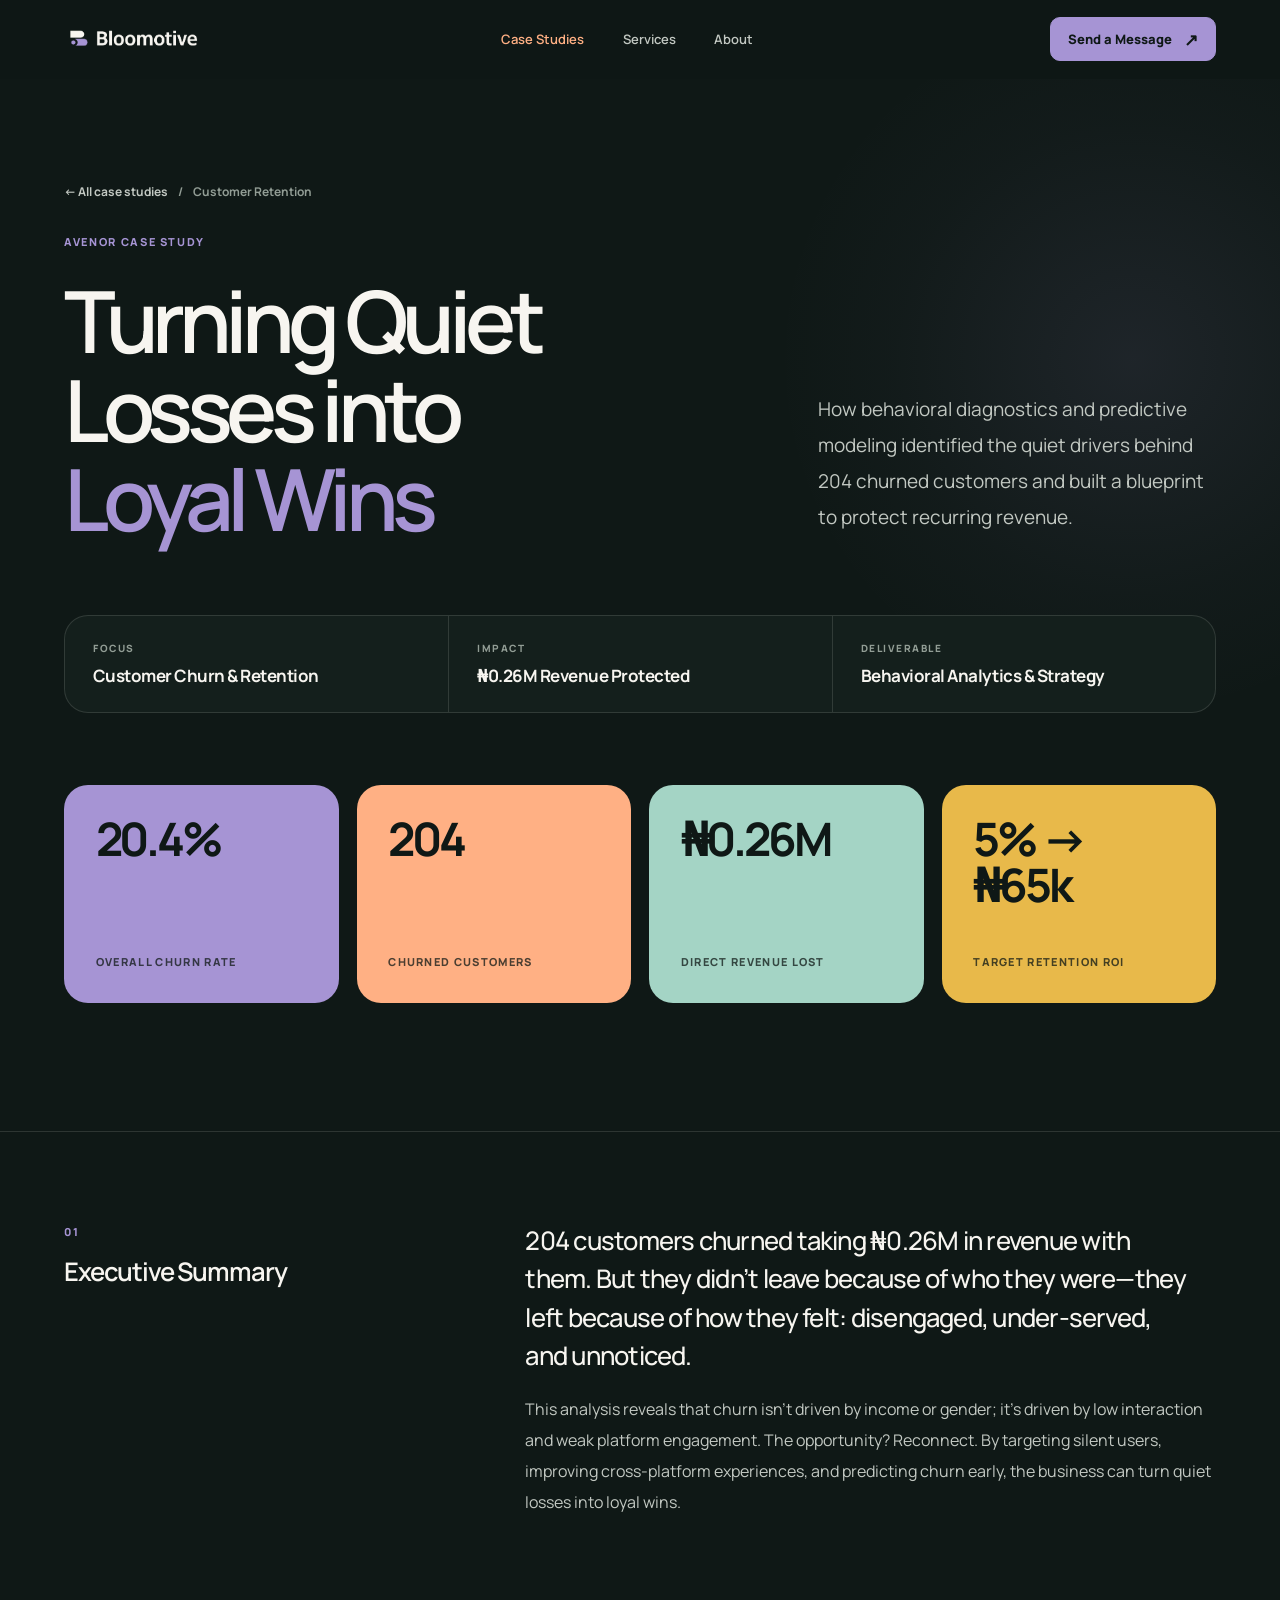
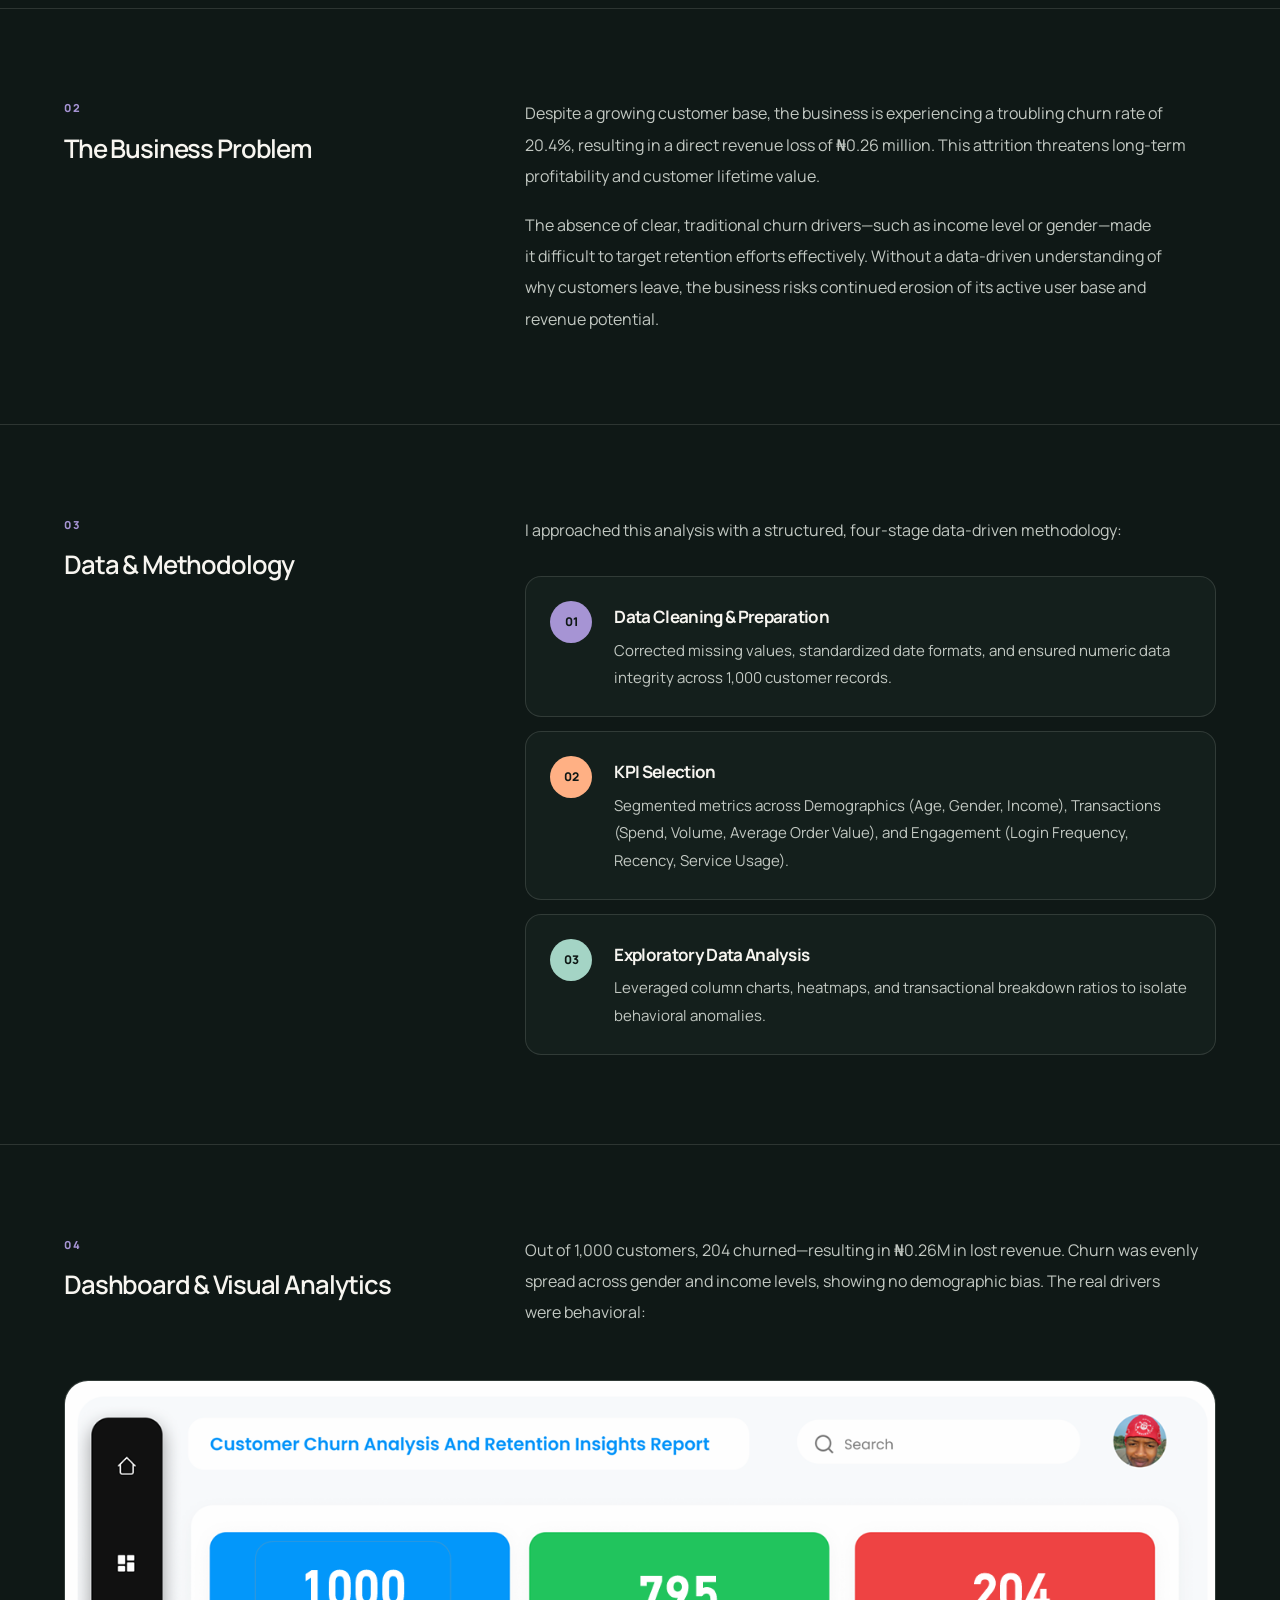
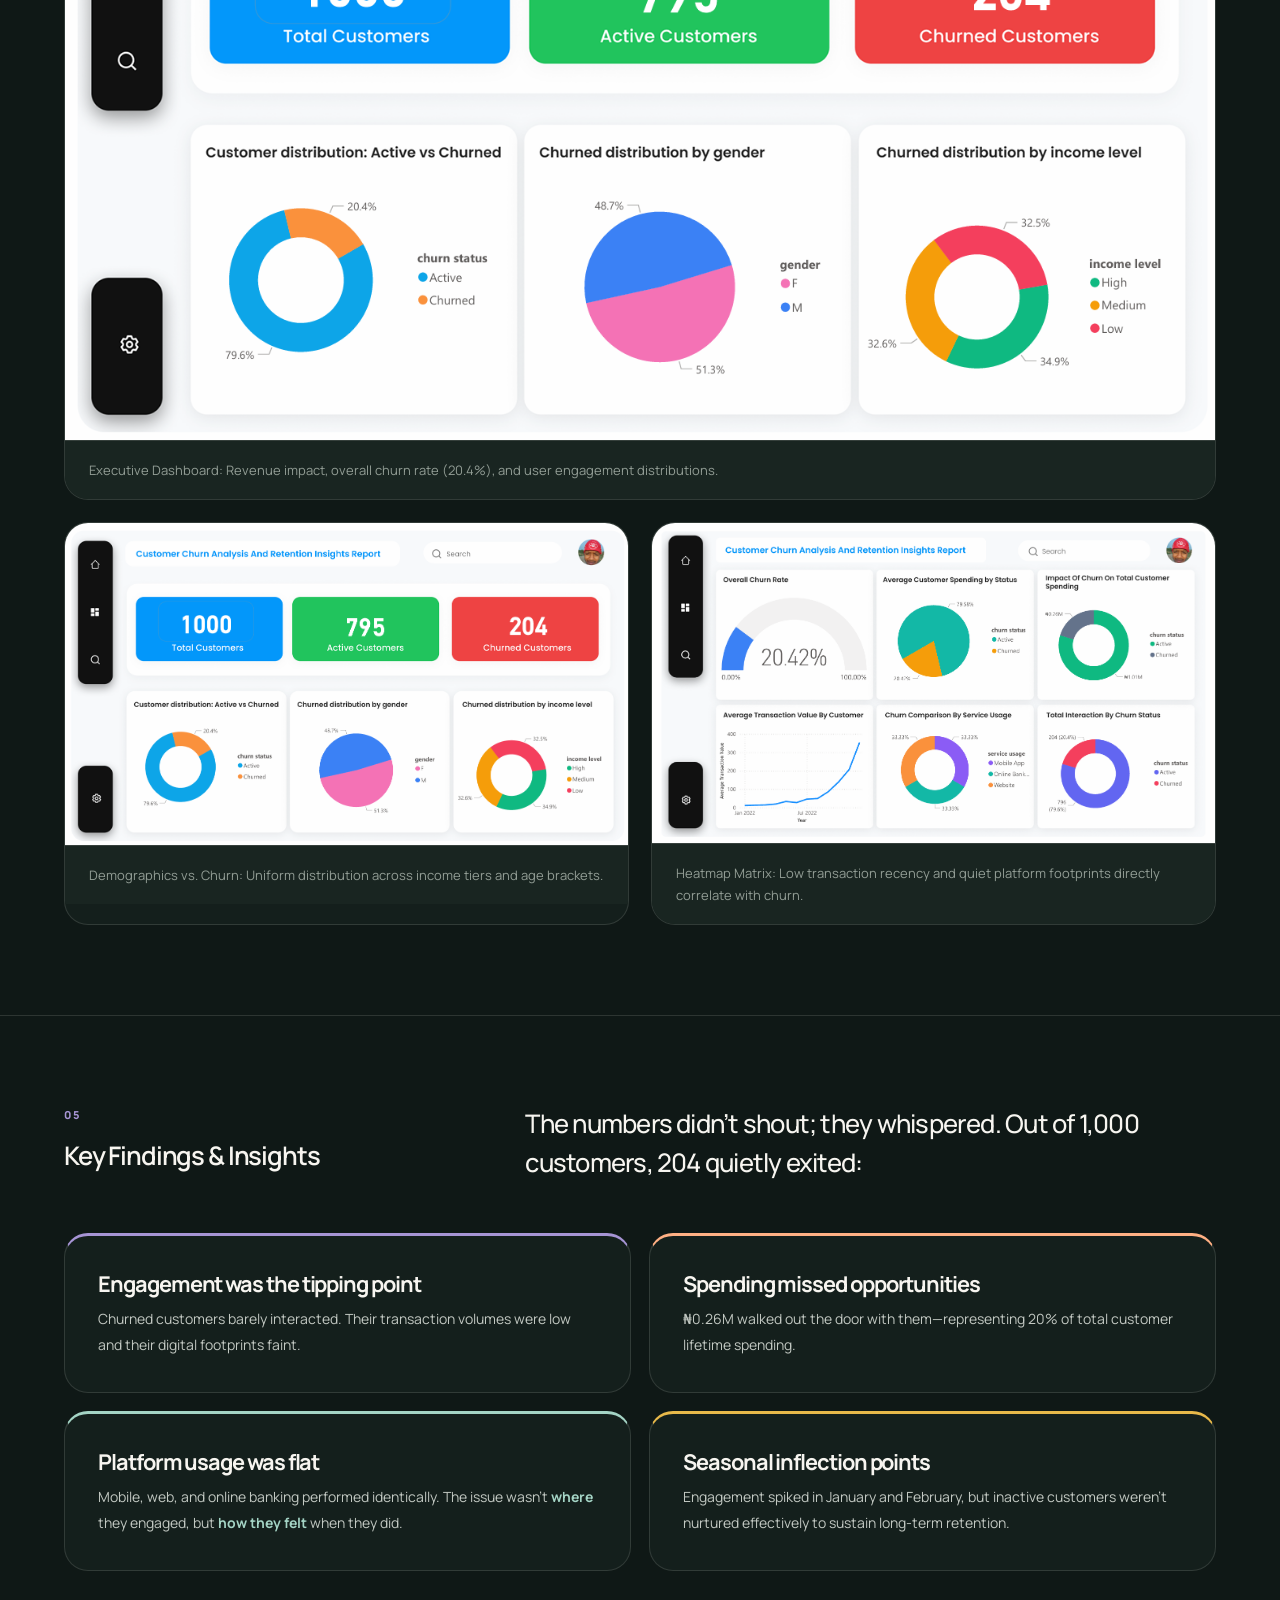
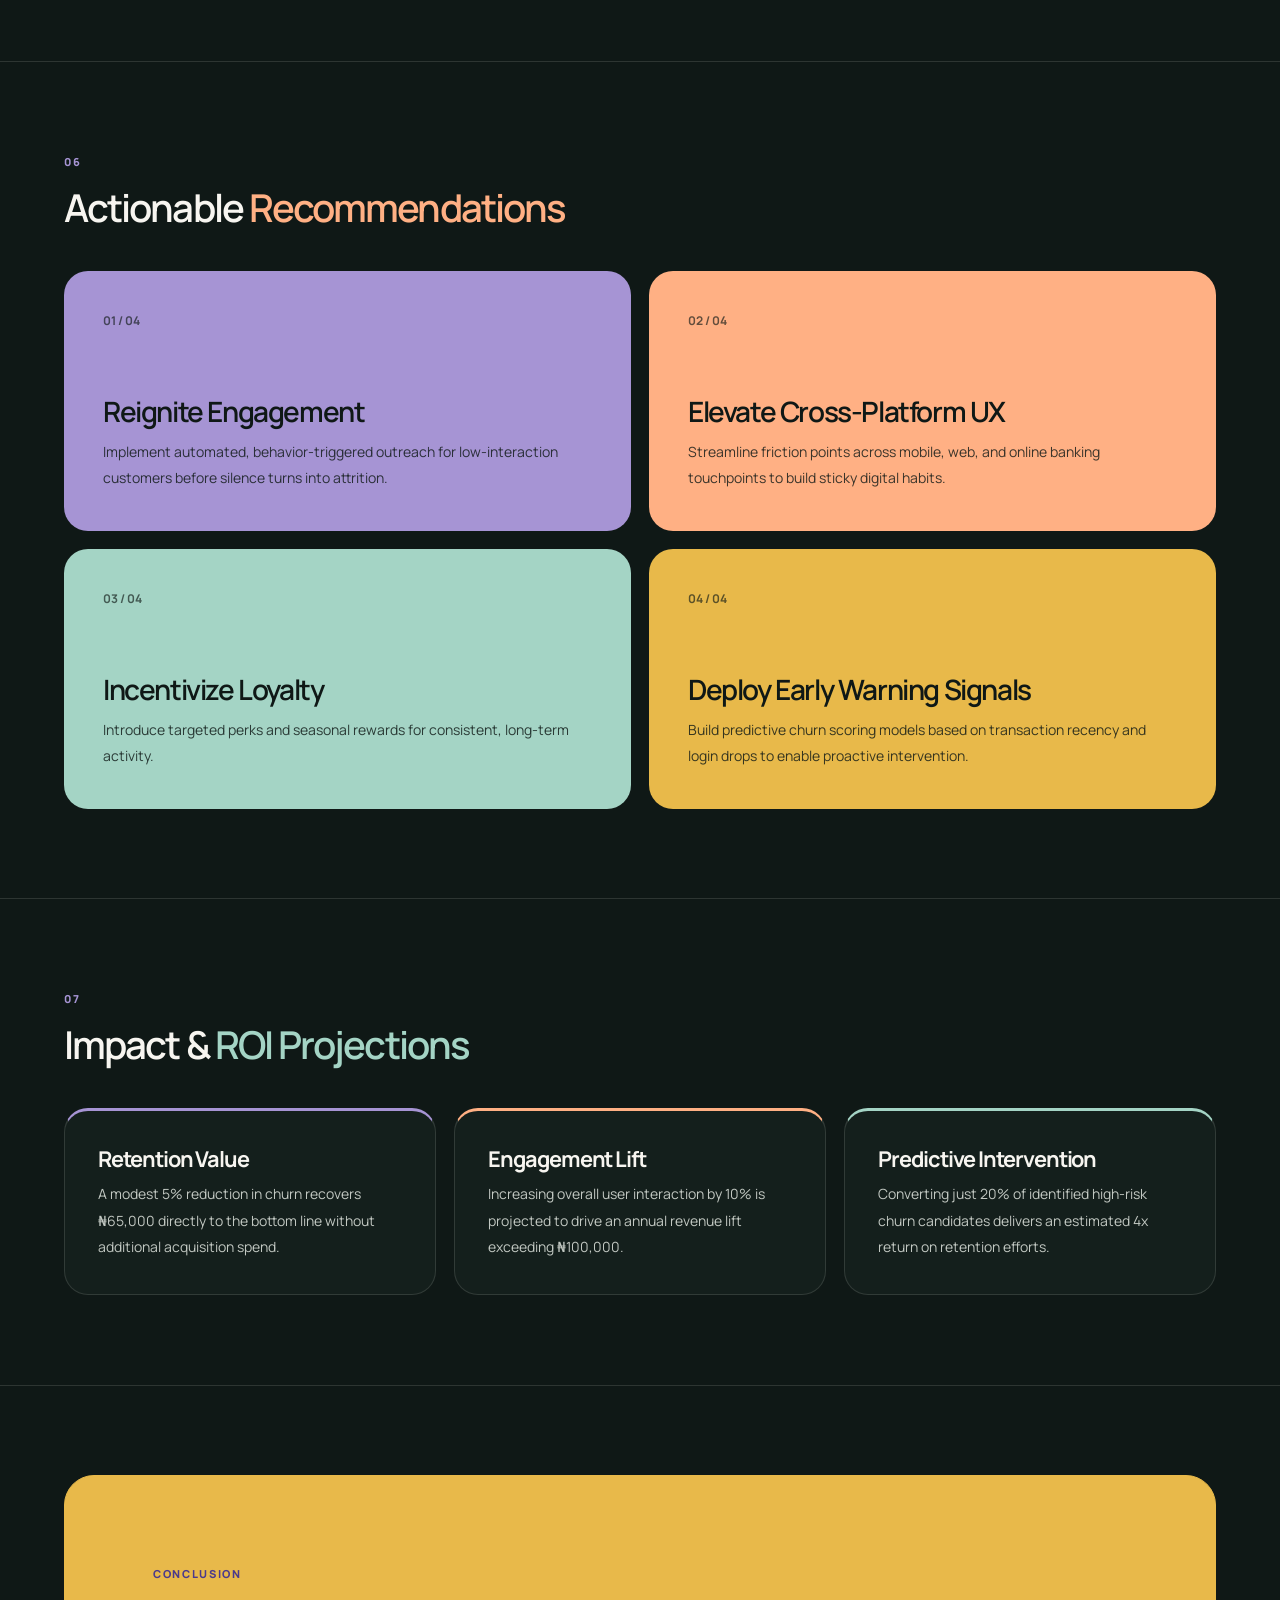
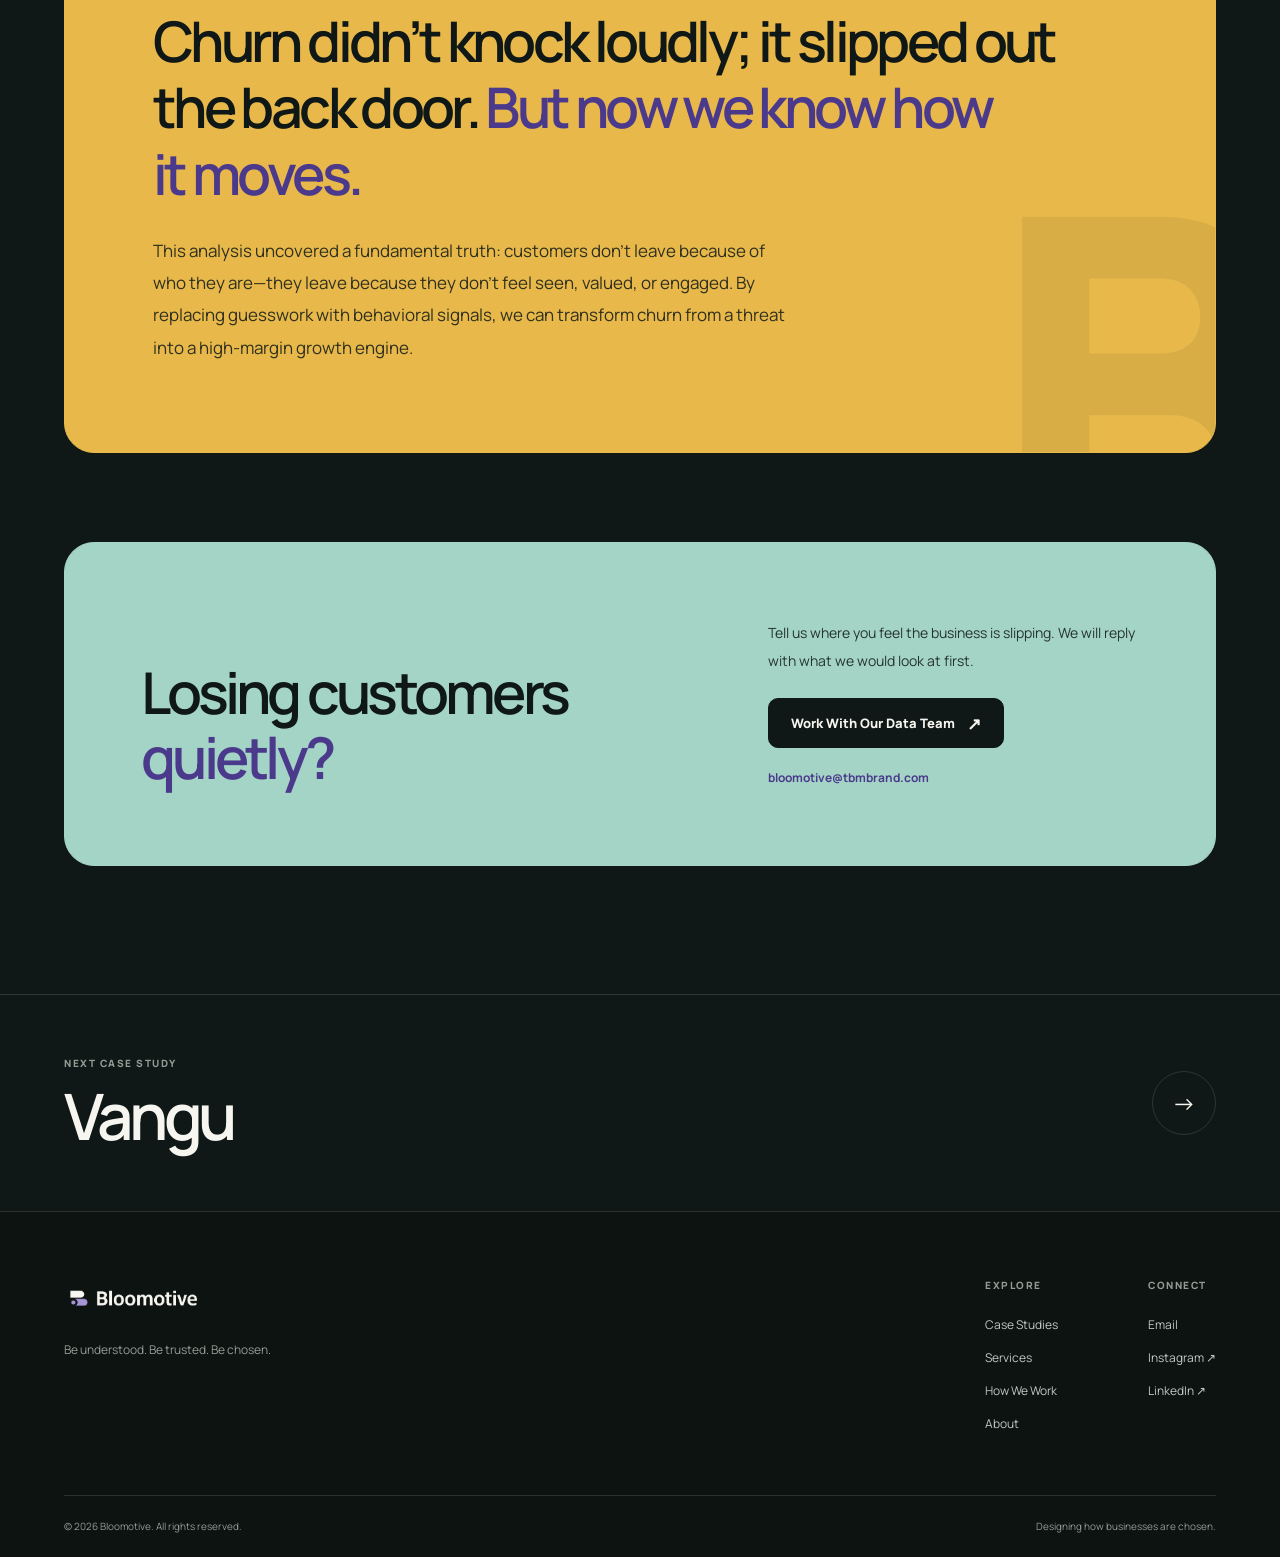
<file: images/avenor.html>
<!DOCTYPE html>
<html lang="en">
<head>
  <meta charset="UTF-8">
  <meta name="viewport" content="width=device-width, initial-scale=1.0">
  <title>Customer Churn & Retention Analysis | Case Study | Bloomotive</title>
  <meta name="description" content="A behavioral data analysis revealing how low engagement drives customer churn and providing an actionable strategy to recover revenue.">
  <meta name="theme-color" content="#0F1816">
  <meta name="color-scheme" content="dark">
  <link rel="icon" type="image/png" href="/images/bloomotive icon.png">

  <link rel="preconnect" href="https://fonts.googleapis.com">
  <link rel="preconnect" href="https://fonts.gstatic.com" crossorigin>
  <link href="https://fonts.googleapis.com/css2?family=Manrope:wght@400;500;600;700;800&display=swap" rel="stylesheet">

  <style>
    /* ===== Tokens (same as landing page) ===== */
    :root {
      --bg: #0F1816;
      --lavender: #A694D4;
      --paper: #F7F5F0;
      --peach: #FFB084;
      --mint: #A4D4C5;
      --ochre: #E8B94A;
      --pink: #FF6B8E;
      --violet-deep: #4B3A8C;

      --surface: #141F1C;
      --surface-raised: #192521;
      --surface-hover: #202D27;

      --text: #F7F5F0;
      --body: #C2C8C2;
      --muted: #929D95;
      --line: rgba(247, 245, 240, 0.13);
      --lavender-border: rgba(166, 148, 212, 0.3);

      --font: "Manrope", sans-serif;

      --radius-sm: 10px;
      --radius-md: 16px;
      --radius-lg: 24px;
      --radius-xl: 30px;

      --gutter: clamp(20px, 5vw, 64px);
      --section: clamp(76px, 10vw, 132px);
      --ease: cubic-bezier(0.22, 1, 0.36, 1);
    }

    *, *::before, *::after { box-sizing: border-box; }

    html { scroll-behavior: smooth; scroll-padding-top: 100px; }

    body {
      margin: 0;
      background: var(--bg);
      color: var(--body);
      font-family: var(--font);
      font-size: 15px;
      line-height: 1.75;
      -webkit-font-smoothing: antialiased;
      overflow-x: hidden;
    }

    body.menu-open { overflow: hidden; }

    ::selection { background: var(--lavender); color: var(--bg); }

    img { display: block; max-width: 100%; }
    a { color: inherit; text-decoration: none; }
    button { font: inherit; }
    h1, h2, h3, p, ul, ol, figure, dl, dd { margin: 0; padding: 0; }
    ul, ol { list-style: none; }
    h1, h2, h3 { color: var(--text); font-weight: 600; text-wrap: balance; }
    p { text-wrap: pretty; }

    :focus-visible { outline: 2px solid var(--lavender); outline-offset: 5px; border-radius: 5px; }

    .container { width: 100%; max-width: 1320px; margin-inline: auto; padding-inline: var(--gutter); }

    .skip {
      position: absolute; top: -80px; left: 20px; z-index: 300;
      padding: 12px 18px; border-radius: var(--radius-sm);
      background: var(--lavender); color: var(--bg);
    }
    .skip:focus { top: 15px; }

    /* ===== Typography ===== */
    .display-xl { font-size: clamp(2.8rem, 6.7vw, 6rem); line-height: 1.04; letter-spacing: -0.075em; }
    .display-lg { font-size: clamp(2.2rem, 4.5vw, 4rem); line-height: 1.12; letter-spacing: -0.065em; }
    .display-md { font-size: clamp(1.8rem, 3vw, 2.7rem); line-height: 1.2; letter-spacing: -0.05em; }
    .display-sm { font-size: clamp(1.35rem, 2vw, 1.8rem); line-height: 1.3; letter-spacing: -0.045em; }

    .accent { color: var(--lavender); }
    .accent-peach { color: var(--peach); }
    .accent-mint { color: var(--mint); }
    .accent-ochre { color: var(--ochre); }

    .eyebrow {
      display: block;
      color: var(--lavender);
      font-size: 11px;
      font-weight: 800;
      letter-spacing: 0.15em;
      text-transform: uppercase;
    }

    /* ===== Buttons ===== */
    .btn {
      display: inline-flex; align-items: center; justify-content: center; gap: 12px;
      min-height: 50px; padding: 14px 22px;
      border: 1px solid var(--lavender); border-radius: var(--radius-sm);
      background: var(--lavender); color: var(--bg);
      font-size: 13px; font-weight: 800; line-height: 1.4; cursor: pointer;
      transition: background .25s ease, color .25s ease, border-color .25s ease, transform .25s var(--ease);
    }
    .btn:hover { background: var(--paper); border-color: var(--paper); transform: translateY(-2px); }
    .btn-arrow { font-size: 17px; line-height: 1; }

    .text-link {
      display: inline-flex; align-items: center; gap: 10px; padding-block: 10px;
      color: var(--text); font-size: 13px; font-weight: 700; transition: color .2s ease;
    }
    .text-link:hover { color: var(--peach); }

    /* ===== Brand + nav ===== */
    .logo { display: inline-flex; align-items: center; flex-shrink: 0; min-height: 44px; }
    .logo-image { display: block; width: 140px; height: auto; max-height: 52px; object-fit: contain; object-position: left center; }
    @media (max-width: 560px) { .logo-image { width: 130px; max-height: 44px; } }

    .nav {
      position: sticky; top: 0; z-index: 100;
      border-bottom: 1px solid transparent;
      background: rgba(15, 24, 22, 0.94);
      backdrop-filter: blur(18px); -webkit-backdrop-filter: blur(18px);
      transition: border-color .3s ease;
    }
    .nav.scrolled { border-color: var(--line); }
    .nav-inner { display: flex; align-items: center; justify-content: space-between; gap: 24px; min-height: 78px; }
    .nav-links { display: flex; align-items: center; gap: clamp(20px, 3vw, 40px); }
    .nav-links a { padding-block: 12px; color: var(--body); font-size: 13px; font-weight: 600; transition: color .2s ease; }
    .nav-links a:hover, .nav-links a[aria-current="page"] { color: var(--peach); }
    .nav-right { display: flex; align-items: center; gap: 12px; }
    .nav .btn { min-height: 44px; padding: 11px 17px; }

    .menu-btn {
      display: none; width: 46px; height: 46px; align-items: center; justify-content: center;
      border: 1px solid var(--line); border-radius: 50%; background: var(--surface); color: var(--text); cursor: pointer;
    }
    .menu-icon, .menu-icon::before { display: block; width: 18px; height: 2px; border-radius: 2px; background: var(--text); }
    .menu-icon { position: relative; }
    .menu-icon::before { position: absolute; top: -6px; content: ""; }
    .menu-btn[aria-expanded="true"] .menu-icon { transform: rotate(45deg); }
    .menu-btn[aria-expanded="true"] .menu-icon::before { top: 0; transform: rotate(90deg); }

    /* ===== Case study hero ===== */
    .cs-hero { position: relative; padding-block: clamp(56px, 8vw, 110px) clamp(44px, 6vw, 72px); overflow: hidden; }
    .cs-hero::before {
      position: absolute; top: -10%; right: -16%;
      width: 55vw; height: 55vw; max-width: 760px; max-height: 760px; border-radius: 50%;
      background: radial-gradient(circle, rgba(166,148,212,.10), rgba(166,148,212,.025) 48%, transparent 72%);
      content: ""; pointer-events: none;
    }
    .crumbs { position: relative; display: flex; flex-wrap: wrap; align-items: center; gap: 10px; margin-bottom: 30px; font-size: 12px; font-weight: 700; color: var(--muted); }
    .crumbs a { color: var(--body); transition: color .2s ease; }
    .crumbs a:hover { color: var(--peach); }

    .cs-hero-grid {
      position: relative; display: grid;
      grid-template-columns: minmax(0, 1.25fr) minmax(0, .75fr);
      align-items: end; gap: clamp(32px, 7vw, 100px);
    }
    .cs-hero h1 { margin-top: 24px; max-width: 900px; }
    .cs-lede { font-size: clamp(16px, 1.5vw, 19px); line-height: 1.9; color: var(--body); max-width: 440px; padding-bottom: 8px; }

    /* meta bar */
    .meta {
      display: grid; grid-template-columns: repeat(3, minmax(0, 1fr));
      margin-top: clamp(40px, 6vw, 72px);
      border: 1px solid var(--line); border-radius: var(--radius-lg);
      background: var(--surface); overflow: hidden;
    }
    .meta > div { padding: 24px 28px; }
    .meta > div + div { border-left: 1px solid var(--line); }
    .meta dt { font-size: 10px; font-weight: 800; letter-spacing: .15em; text-transform: uppercase; color: var(--muted); margin-bottom: 6px; }
    .meta dd { color: var(--text); font-size: 17px; font-weight: 700; letter-spacing: -0.03em; line-height: 1.4; }

    /* KPI cards */
    .kpi-grid { display: grid; grid-template-columns: repeat(4, minmax(0, 1fr)); gap: 18px; padding-bottom: var(--section); }
    .kpi-card {
      display: flex; flex-direction: column; justify-content: space-between; gap: 44px;
      min-height: 210px; padding: clamp(22px, 2.4vw, 32px);
      border: 1px solid transparent; border-radius: var(--radius-lg);
      color: var(--bg); transition: transform .4s var(--ease), border-color .3s ease;
    }
    .kpi-card:nth-child(1) { background: var(--lavender); }
    .kpi-card:nth-child(2) { background: var(--peach); }
    .kpi-card:nth-child(3) { background: var(--mint); }
    .kpi-card:nth-child(4) { background: var(--ochre); }
    .kpi-card:hover { transform: translateY(-4px); border-color: var(--bg); }
    .kpi-card .val { font-size: clamp(2.1rem, 3.6vw, 3.2rem); font-weight: 700; line-height: 1; letter-spacing: -0.07em; color: var(--bg); }
    .kpi-card .lbl { font-size: 11px; font-weight: 800; letter-spacing: .12em; text-transform: uppercase; color: rgba(15,24,22,.75); }

    /* ===== Content sections ===== */
    .cs-sec { border-top: 1px solid var(--line); padding-block: clamp(56px, 7vw, 100px); }
    .cs-grid {
      display: grid;
      grid-template-columns: minmax(0, .7fr) minmax(0, 1.3fr);
      gap: clamp(30px, 7vw, 110px);
    }
    .cs-grid.stack { grid-template-columns: minmax(0, 1fr); gap: 40px; }
    .cs-label { position: sticky; top: 108px; align-self: start; }
    .cs-grid.stack .cs-label { position: static; }
    .cs-label .num { display: block; margin-bottom: 14px; color: var(--muted); font-size: 11px; font-weight: 800; letter-spacing: .15em; }
    .cs-label h2 { margin-top: 14px; }

    .cs-copy { max-width: 700px; }
    .cs-copy p { font-size: 16px; line-height: 1.95; }
    .cs-copy p + p { margin-top: 18px; }
    .cs-copy .lead { color: var(--text); font-size: clamp(19px, 2vw, 26px); line-height: 1.5; font-weight: 500; letter-spacing: -0.03em; }
    .cs-copy strong { color: var(--text); font-weight: 700; }
    .cs-copy em { color: var(--peach); font-style: normal; }

    /* numbered rows (methodology) */
    .rows { display: grid; gap: 14px; margin-top: 30px; max-width: 760px; }
    .rows li {
      --c: var(--lavender);
      display: grid; grid-template-columns: 44px minmax(0, 1fr); gap: 20px; align-items: start;
      padding: 24px; border: 1px solid var(--line); border-radius: var(--radius-md); background: var(--surface);
      font-size: 15px; line-height: 1.85; counter-increment: r;
    }
    .rows { counter-reset: r; }
    .rows li:nth-child(1) { --c: var(--lavender); }
    .rows li:nth-child(2) { --c: var(--peach); }
    .rows li:nth-child(3) { --c: var(--mint); }
    .rows li::before {
      content: "0" counter(r); display: grid; place-items: center; width: 42px; height: 42px; border-radius: 50%;
      background: var(--c); color: var(--bg); font-size: 12px; font-weight: 800;
    }
    .rows li strong { display: block; color: var(--text); font-size: 17px; font-weight: 700; letter-spacing: -0.04em; margin-bottom: 4px; }

    /* gallery */
    .cs-gallery { display: grid; gap: 22px; }
    .cs-gallery figure { overflow: hidden; border: 1px solid var(--line); border-radius: var(--radius-lg); background: var(--surface); }
    .cs-gallery img { width: 100%; height: auto; }
    .cs-gallery figcaption { padding: 18px 24px; border-top: 1px solid var(--line); background: var(--surface-raised); color: var(--muted); font-size: 13px; line-height: 1.7; }
    .gallery-row { display: grid; grid-template-columns: repeat(2, minmax(0, 1fr)); gap: 22px; }

    /* findings cards (2 x 2) */
    .card-grid { display: grid; grid-template-columns: repeat(2, minmax(0, 1fr)); gap: 18px; }
    .info-card {
      --c: var(--lavender);
      padding: clamp(24px, 2.6vw, 34px); border: 1px solid var(--line); border-top: 3px solid var(--c);
      border-radius: var(--radius-lg); background: var(--surface); font-size: 14px; line-height: 1.9;
      transition: transform .4s var(--ease), border-color .3s ease;
    }
    .info-card:hover { transform: translateY(-4px); border-color: var(--c); }
    .info-card:nth-child(1) { --c: var(--lavender); }
    .info-card:nth-child(2) { --c: var(--peach); }
    .info-card:nth-child(3) { --c: var(--mint); }
    .info-card:nth-child(4) { --c: var(--ochre); }
    .info-card strong { display: block; margin-bottom: 8px; color: var(--text); font-size: clamp(18px, 1.7vw, 22px); font-weight: 700; letter-spacing: -0.05em; line-height: 1.3; }
    .info-card em { color: var(--c); font-style: normal; font-weight: 700; }
    .card-grid.three { grid-template-columns: repeat(3, minmax(0, 1fr)); }

    /* recommendations: solid colour cards like Services */
    .rec-grid { display: grid; grid-template-columns: repeat(2, minmax(0, 1fr)); gap: 18px; }
    .rec {
      --card: var(--lavender);
      position: relative; display: flex; flex-direction: column; justify-content: space-between; gap: 48px;
      min-height: 260px; padding: clamp(24px, 3vw, 38px);
      border: 1px solid transparent; border-radius: var(--radius-lg); background: var(--card);
      font-size: 14px; line-height: 1.9; color: rgba(15,24,22,.82);
      transition: transform .4s var(--ease), border-color .3s ease;
    }
    .rec:nth-child(1) { --card: var(--lavender); }
    .rec:nth-child(2) { --card: var(--peach); }
    .rec:nth-child(3) { --card: var(--mint); }
    .rec:nth-child(4) { --card: var(--ochre); }
    .rec:hover { transform: translateY(-4px); border-color: var(--bg); }
    .rec .rec-num { color: rgba(15,24,22,.65); font-size: 12px; font-weight: 700; }
    .rec strong { display: block; margin-bottom: 10px; color: var(--bg); font-size: clamp(21px, 2.2vw, 28px); font-weight: 600; letter-spacing: -0.05em; line-height: 1.2; }

    /* conclusion statement (ochre, like landing) */
    .statement {
      position: relative; padding: clamp(35px, 7vw, 88px); overflow: hidden;
      border: 1px solid var(--ochre); border-radius: var(--radius-xl); background: var(--ochre);
    }
    .statement::after {
      position: absolute; right: -3%; bottom: -30%; content: "B"; color: rgba(15,24,22,.07);
      font-size: clamp(260px, 38vw, 520px); font-weight: 800; letter-spacing: -.1em; line-height: 1; pointer-events: none;
    }
    .statement-content { position: relative; z-index: 1; }
    .statement .eyebrow { color: var(--violet-deep); }
    .statement .big { max-width: 950px; margin-top: 25px; color: var(--bg); font-size: clamp(27px, 4.4vw, 56px); font-weight: 600; line-height: 1.18; letter-spacing: -0.065em; }
    .statement .big .accent { color: var(--violet-deep); }
    .statement .small { max-width: 640px; margin-top: 28px; color: rgba(15,24,22,.85); font-size: clamp(15px, 1.4vw, 17px); line-height: 1.9; }

    /* CTA (mint, like landing contact) */
    .contact {
      position: relative; padding: clamp(30px, 6vw, 76px); overflow: hidden;
      border: 1px solid var(--mint); border-radius: var(--radius-xl); background: var(--mint);
    }
    .contact-inner { display: grid; grid-template-columns: minmax(0, 1.2fr) minmax(0, .8fr); align-items: end; gap: 35px 70px; }
    .contact h2 { max-width: 700px; color: var(--bg); }
    .contact .accent { color: var(--violet-deep); }
    .contact-copy { max-width: 430px; color: rgba(15,24,22,.85); font-size: 14px; line-height: 1.95; }
    .contact .btn { margin-top: 24px; border-color: var(--bg); background: var(--bg); color: var(--paper); }
    .contact .btn:hover { border-color: var(--paper); background: var(--paper); color: var(--bg); }
    .contact-email { display: block; width: fit-content; margin-top: 18px; color: var(--violet-deep); font-size: 12px; font-weight: 700; overflow-wrap: anywhere; }

    /* next case study */
    .next { border-top: 1px solid var(--line); margin-top: var(--section); padding-block: clamp(36px, 5vw, 60px); }
    .next a { display: flex; align-items: center; justify-content: space-between; gap: 24px; }
    .next small { display: block; color: var(--muted); font-size: 10px; font-weight: 800; letter-spacing: .15em; text-transform: uppercase; }
    .next strong { display: block; margin-top: 8px; color: var(--text); font-size: clamp(2rem, 5vw, 4rem); font-weight: 600; letter-spacing: -0.065em; line-height: 1.1; transition: color .25s ease; }
    .next .arrow { display: grid; place-items: center; flex: none; width: 64px; height: 64px; border: 1px solid var(--line); border-radius: 50%; color: var(--text); font-size: 24px; transition: background .25s ease, color .25s ease, transform .3s var(--ease); }
    .next a:hover strong { color: var(--peach); }
    .next a:hover .arrow { background: var(--peach); color: var(--bg); border-color: var(--peach); transform: translateX(6px); }

    /* ===== Footer ===== */
    .foot { border-top: 1px solid var(--line); background: #0C1311; }
    .foot-top { display: flex; justify-content: space-between; flex-wrap: wrap; gap: 45px; padding-block: 65px 55px; }
    .foot-brand p { margin-top: 13px; color: var(--muted); font-size: 12px; }
    .foot-links { display: flex; flex-wrap: wrap; gap: clamp(35px, 7vw, 95px); }
    .foot-col h2 { margin-bottom: 13px; color: var(--muted); font-size: 10px; font-weight: 800; letter-spacing: .15em; text-transform: uppercase; }
    .foot-col a { display: block; padding-block: 6px; color: var(--body); font-size: 12px; transition: color .2s ease; }
    .foot-col a:hover { color: var(--peach); }
    .foot-base { display: flex; justify-content: space-between; flex-wrap: wrap; gap: 12px; padding-block: 22px; border-top: 1px solid var(--line); color: var(--muted); font-size: 10px; }

    /* ===== Motion ===== */
    .reveal { opacity: 1; transform: none; }
    @media (prefers-reduced-motion: no-preference) {
      .js-ready .reveal { opacity: 0; transform: translateY(20px); transition: opacity .7s var(--ease), transform .7s var(--ease); }
      .js-ready .reveal.in { opacity: 1; transform: translateY(0); }
      .rise { animation: rise .8s var(--ease) both; animation-delay: calc(var(--i, 0) * 110ms); }
      @keyframes rise { from { opacity: 0; transform: translateY(22px); } to { opacity: 1; transform: translateY(0); } }
    }

    /* ===== Responsive ===== */
    @media (max-width: 1024px) {
      .kpi-grid { grid-template-columns: repeat(2, minmax(0, 1fr)); }
      .card-grid.three { grid-template-columns: minmax(0, 1fr); }
    }
    @media (max-width: 820px) {
      .nav-inner { min-height: 70px; }
      .nav-links { display: none; }
      .nav-links.mobile-open {
        position: absolute; top: calc(100% + 8px); right: var(--gutter); left: var(--gutter);
        display: flex; flex-direction: column; align-items: stretch; gap: 0; padding: 12px;
        border: 1px solid var(--line); border-radius: var(--radius-md); background: #141F1C; box-shadow: 0 24px 55px rgba(0,0,0,.35);
      }
      .nav-links.mobile-open a { padding: 15px 13px; border-radius: 8px; color: var(--text); font-size: 14px; }
      .nav-links.mobile-open a:hover { background: var(--surface-hover); color: var(--peach); }
      .menu-btn { display: inline-flex; }
      .nav .nav-right > .btn { display: none; }

      .cs-hero-grid, .cs-grid, .contact-inner { grid-template-columns: minmax(0, 1fr); }
      .cs-hero-grid { gap: 24px; }
      .cs-label { position: static; }
      .meta { grid-template-columns: minmax(0, 1fr); }
      .meta > div + div { border-left: 0; border-top: 1px solid var(--line); }
      .card-grid, .rec-grid, .gallery-row { grid-template-columns: minmax(0, 1fr); }
      .contact-inner { gap: 25px; }
    }
    @media (max-width: 560px) {
      .kpi-grid { grid-template-columns: minmax(0, 1fr); gap: 13px; }
      .kpi-card { min-height: 170px; gap: 30px; }
      .rows li { grid-template-columns: minmax(0, 1fr); gap: 14px; }
      .statement { padding: 30px 23px; border-radius: 20px; }
      .contact { padding: 28px 23px; border-radius: 20px; }
      .next .arrow { width: 50px; height: 50px; }
      .foot-top { padding-block: 48px 38px; }
      .foot-links { width: 100%; justify-content: flex-start; gap: 45px; }
      .foot-base { flex-direction: column; }
    }
    @media (prefers-reduced-motion: reduce) {
      *, *::before, *::after { scroll-behavior: auto !important; animation-duration: .01ms !important; animation-iteration-count: 1 !important; transition-duration: .01ms !important; }
    }
  </style>
</head>

<body>
<a class="skip" href="#main">Skip to content</a>

<header class="nav" id="nav">
  <div class="container nav-inner">
    <a class="logo" href="/index.html" aria-label="Bloomotive home">
      <img src="/hero%20logo.png" alt="Bloomotive" class="logo-image">
    </a>

    <nav class="nav-links" id="site-navigation" aria-label="Primary navigation">
      <a href="/index.html#work" aria-current="page">Case Studies</a>
      <a href="/index.html#services">Services</a>
      <a href="/index.html#about">About</a>
    </nav>

    <div class="nav-right">
      <a class="btn" href="mailto:bloomotive@tbmbrand.com">Send a Message <span class="btn-arrow" aria-hidden="true">↗</span></a>
      <button class="menu-btn" type="button" aria-label="Open menu" aria-expanded="false" aria-controls="site-navigation">
        <span class="menu-icon" aria-hidden="true"></span>
      </button>
    </div>
  </div>
</header>

<main id="main">

  <!-- Hero -->
  <section class="cs-hero" aria-labelledby="cs-title">
    <div class="container">
      <nav class="crumbs rise" style="--i:0" aria-label="Breadcrumb">
        <a href="/index.html#work">&larr; All case studies</a>
        <span aria-hidden="true">/</span>
        <span>Customer Retention</span>
      </nav>

      <div class="cs-hero-grid">
        <div>
          <span class="eyebrow rise" style="--i:1"> Avenor Case Study</span>
          <h1 class="display-xl rise" id="cs-title" style="--i:2">
            Turning Quiet Losses into <span class="accent">Loyal Wins</span>
          </h1>
        </div>

        <p class="cs-lede rise" style="--i:3">
          How behavioral diagnostics and predictive modeling identified the quiet drivers behind 204 churned customers and built a blueprint to protect recurring revenue.
        </p>
      </div>

      <dl class="meta rise" style="--i:4">
        <div><dt>Focus</dt><dd>Customer Churn &amp; Retention</dd></div>
        <div><dt>Impact</dt><dd>₦0.26M Revenue Protected</dd></div>
        <div><dt>Deliverable</dt><dd>Behavioral Analytics &amp; Strategy</dd></div>
      </dl>
    </div>
  </section>

  <!-- KPIs -->
  <div class="container">
    <section class="kpi-grid" aria-label="Key Performance Indicators">
      <div class="kpi-card reveal"><div class="val">20.4%</div><div class="lbl">Overall Churn Rate</div></div>
      <div class="kpi-card reveal"><div class="val">204</div><div class="lbl">Churned Customers</div></div>
      <div class="kpi-card reveal"><div class="val">₦0.26M</div><div class="lbl">Direct Revenue Lost</div></div>
      <div class="kpi-card reveal"><div class="val">5% &rarr; ₦65k</div><div class="lbl">Target Retention ROI</div></div>
    </section>
  </div>

  <!-- Executive summary -->
  <section class="cs-sec" aria-labelledby="h-summary">
    <div class="container cs-grid">
      <div class="cs-label reveal">
        <span class="eyebrow">01</span>
        <h2 class="display-sm" id="h-summary">Executive Summary</h2>
      </div>
      <div class="cs-copy reveal">
        <p class="lead">
          204 customers churned taking ₦0.26M in revenue with them. But they didn’t leave because of who they were—they left because of how they felt: disengaged, under-served, and unnoticed.
        </p>
        <p>
          This analysis reveals that churn isn’t driven by income or gender; it’s driven by low interaction and weak platform engagement. The opportunity? Reconnect. By targeting silent users, improving cross-platform experiences, and predicting churn early, the business can turn quiet losses into loyal wins.
        </p>
      </div>
    </div>
  </section>

  <!-- Problem -->
  <section class="cs-sec" aria-labelledby="h-problem">
    <div class="container cs-grid">
      <div class="cs-label reveal">
        <span class="eyebrow">02</span>
        <h2 class="display-sm" id="h-problem">The Business Problem</h2>
      </div>
      <div class="cs-copy reveal">
        <p>
          Despite a growing customer base, the business is experiencing a troubling churn rate of 20.4%, resulting in a direct revenue loss of ₦0.26 million. This attrition threatens long-term profitability and customer lifetime value.
        </p>
        <p>
          The absence of clear, traditional churn drivers—such as income level or gender—made it difficult to target retention efforts effectively. Without a data-driven understanding of why customers leave, the business risks continued erosion of its active user base and revenue potential.
        </p>
      </div>
    </div>
  </section>

  <!-- Methodology -->
  <section class="cs-sec" aria-labelledby="h-method">
    <div class="container cs-grid">
      <div class="cs-label reveal">
        <span class="eyebrow">03</span>
        <h2 class="display-sm" id="h-method">Data &amp; Methodology</h2>
      </div>
      <div class="cs-copy reveal">
        <p>I approached this analysis with a structured, four-stage data-driven methodology:</p>
        <ul class="rows">
          <li><div><strong>Data Cleaning &amp; Preparation</strong>Corrected missing values, standardized date formats, and ensured numeric data integrity across 1,000 customer records.</div></li>
          <li><div><strong>KPI Selection</strong>Segmented metrics across Demographics (Age, Gender, Income), Transactions (Spend, Volume, Average Order Value), and Engagement (Login Frequency, Recency, Service Usage).</div></li>
          <li><div><strong>Exploratory Data Analysis</strong>Leveraged column charts, heatmaps, and transactional breakdown ratios to isolate behavioral anomalies.</div></li>
        </ul>
      </div>
    </div>
  </section>

  <!-- Visuals -->
  <section class="cs-sec" aria-labelledby="h-visuals">
    <div class="container">
      <div class="cs-grid" style="margin-bottom:clamp(32px,4vw,52px)">
        <div class="cs-label reveal">
          <span class="eyebrow">04</span>
          <h2 class="display-sm" id="h-visuals">Dashboard &amp; Visual Analytics</h2>
        </div>
        <div class="cs-copy reveal">
          <p>
            Out of 1,000 customers, 204 churned—resulting in ₦0.26M in lost revenue. Churn was evenly spread across gender and income levels, showing no demographic bias. The real drivers were behavioral:
          </p>
        </div>
      </div>

      <div class="cs-gallery">
        <figure class="reveal">
          <img src="avenor.png" alt="Executive Churn Overview Dashboard" loading="lazy">
          <figcaption>Executive Dashboard: Revenue impact, overall churn rate (20.4%), and user engagement distributions.</figcaption>
        </figure>

        <div class="gallery-row">
          <figure class="reveal">
            <img src="avenor.png" alt="Demographic vs Behavioral Churn Breakdown" loading="lazy">
            <figcaption>Demographics vs. Churn: Uniform distribution across income tiers and age brackets.</figcaption>
          </figure>

          <figure class="reveal">
            <img src="avenor1.png" alt="Platform Engagement Heatmap" loading="lazy">
            <figcaption>Heatmap Matrix: Low transaction recency and quiet platform footprints directly correlate with churn.</figcaption>
          </figure>
        </div>
      </div>
    </div>
  </section>

  <!-- Findings -->
  <section class="cs-sec" aria-labelledby="h-findings">
    <div class="container">
      <div class="cs-grid" style="margin-bottom:clamp(32px,4vw,52px)">
        <div class="cs-label reveal">
          <span class="eyebrow">05</span>
          <h2 class="display-sm" id="h-findings">Key Findings &amp; Insights</h2>
        </div>
        <div class="cs-copy reveal">
          <p class="lead">The numbers didn’t shout; they whispered. Out of 1,000 customers, 204 quietly exited:</p>
        </div>
      </div>

      <ul class="card-grid">
        <li class="info-card reveal"><strong>Engagement was the tipping point</strong>Churned customers barely interacted. Their transaction volumes were low and their digital footprints faint.</li>
        <li class="info-card reveal"><strong>Spending missed opportunities</strong>₦0.26M walked out the door with them—representing 20% of total customer lifetime spending.</li>
        <li class="info-card reveal"><strong>Platform usage was flat</strong>Mobile, web, and online banking performed identically. The issue wasn't <em>where</em> they engaged, but <em>how they felt</em> when they did.</li>
        <li class="info-card reveal"><strong>Seasonal inflection points</strong>Engagement spiked in January and February, but inactive customers weren't nurtured effectively to sustain long-term retention.</li>
      </ul>
    </div>
  </section>

  <!-- Recommendations -->
  <section class="cs-sec" aria-labelledby="h-recs">
    <div class="container">
      <div class="cs-grid stack">
        <div class="cs-label reveal">
          <span class="eyebrow">06</span>
          <h2 class="display-md" id="h-recs">Actionable <span class="accent-peach">Recommendations</span></h2>
        </div>

        <ul class="rec-grid">
          <li class="rec reveal"><span class="rec-num">01 / 04</span><div><strong>Reignite Engagement</strong>Implement automated, behavior-triggered outreach for low-interaction customers before silence turns into attrition.</div></li>
          <li class="rec reveal"><span class="rec-num">02 / 04</span><div><strong>Elevate Cross-Platform UX</strong>Streamline friction points across mobile, web, and online banking touchpoints to build sticky digital habits.</div></li>
          <li class="rec reveal"><span class="rec-num">03 / 04</span><div><strong>Incentivize Loyalty</strong>Introduce targeted perks and seasonal rewards for consistent, long-term activity.</div></li>
          <li class="rec reveal"><span class="rec-num">04 / 04</span><div><strong>Deploy Early Warning Signals</strong>Build predictive churn scoring models based on transaction recency and login drops to enable proactive intervention.</div></li>
        </ul>
      </div>
    </div>
  </section>

  <!-- Impact -->
  <section class="cs-sec" aria-labelledby="h-impact">
    <div class="container">
      <div class="cs-grid stack">
        <div class="cs-label reveal">
          <span class="eyebrow">07</span>
          <h2 class="display-md" id="h-impact">Impact &amp; <span class="accent-mint">ROI Projections</span></h2>
        </div>

        <ul class="card-grid three">
          <li class="info-card reveal"><strong>Retention Value</strong>A modest 5% reduction in churn recovers ₦65,000 directly to the bottom line without additional acquisition spend.</li>
          <li class="info-card reveal"><strong>Engagement Lift</strong>Increasing overall user interaction by 10% is projected to drive an annual revenue lift exceeding ₦100,000.</li>
          <li class="info-card reveal"><strong>Predictive Intervention</strong>Converting just 20% of identified high-risk churn candidates delivers an estimated 4x return on retention efforts.</li>
        </ul>
      </div>
    </div>
  </section>

  <!-- Conclusion -->
  <section class="cs-sec" aria-labelledby="h-conclusion" style="padding-bottom:0">
    <div class="container">
      <div class="statement reveal">
        <div class="statement-content">
          <span class="eyebrow" id="h-conclusion">Conclusion</span>
          <p class="big">Churn didn’t knock loudly; it slipped out the back door. <span class="accent">But now we know how it moves.</span></p>
          <p class="small">
            This analysis uncovered a fundamental truth: customers don’t leave because of who they are—they leave because they don’t feel seen, valued, or engaged. By replacing guesswork with behavioral signals, we can transform churn from a threat into a high-margin growth engine.
          </p>
        </div>
      </div>
    </div>
  </section>

  <!-- CTA -->
  <section class="cs-sec" style="border-top:0;padding-bottom:0" aria-labelledby="cta-title">
    <div class="container">
      <div class="contact reveal">
        <div class="contact-inner">
          <h2 class="display-lg" id="cta-title">
            Losing customers <span class="accent">quietly?</span>
          </h2>
          <div class="contact-copy">
            <p>Tell us where you feel the business is slipping. We will reply with what we would look at first.</p>
            <a class="btn" href="mailto:bloomotive@tbmbrand.com?subject=Analytics%20%26%20Retention%20Enquiry">
              Work With Our Data Team <span class="btn-arrow" aria-hidden="true">↗</span>
            </a>
            <a class="contact-email" href="mailto:bloomotive@tbmbrand.com">bloomotive@tbmbrand.com</a>
          </div>
        </div>
      </div>
    </div>
  </section>

  <!-- Next case study -->
  <nav class="next" aria-label="Next case study">
    <div class="container">
      <a href="vanguard.html">
        <div>
          <small>Next case study</small>
          <strong>Vangu</strong>
        </div>
        <span class="arrow" aria-hidden="true">&rarr;</span>
      </a>
    </div>
  </nav>

</main>

<footer class="foot">
  <div class="container">
    <div class="foot-top">
      <div class="foot-brand">
        <a class="logo" href="/index.html" aria-label="Bloomotive home">
          <img src="/hero%20logo.png" alt="Bloomotive" class="logo-image">
        </a>
        <p>Be understood. Be trusted. Be chosen.</p>
      </div>

      <nav class="foot-links" aria-label="Footer navigation">
        <div class="foot-col">
          <h2>Explore</h2>
          <a href="/index.html#work">Case Studies</a>
          <a href="/index.html#services">Services</a>
          <a href="/index.html#process">How We Work</a>
          <a href="/index.html#about">About</a>
        </div>
        <div class="foot-col">
          <h2>Connect</h2>
          <a href="mailto:bloomotive@tbmbrand.com">Email</a>
          <a href="https://www.instagram.com/thebloomotive?stkn=bXFsdGhiMmFxanRz" target="_blank" rel="noopener noreferrer">Instagram ↗</a>
          <a href="https://www.linkedin.com/company/bloomotive/" target="_blank" rel="noopener noreferrer">LinkedIn ↗</a>
        </div>
      </nav>
    </div>

    <div class="foot-base">
      <span>© <span id="year">2026</span> Bloomotive. All rights reserved.</span>
      <span>Designing how businesses are chosen.</span>
    </div>
  </div>
</footer>

<script>
(function () {
  "use strict";
  var nav = document.getElementById("nav");
  var menuBtn = document.querySelector(".menu-btn");
  var navLinks = document.querySelector(".nav-links");
  var reduceMotion = window.matchMedia("(prefers-reduced-motion: reduce)").matches;

  function updateNav() { nav.classList.toggle("scrolled", window.scrollY > 8); }
  updateNav();
  window.addEventListener("scroll", updateNav, { passive: true });

  function setMenu(open) {
    navLinks.classList.toggle("mobile-open", open);
    menuBtn.setAttribute("aria-expanded", String(open));
    menuBtn.setAttribute("aria-label", open ? "Close menu" : "Open menu");
    document.body.classList.toggle("menu-open", open);
  }
  menuBtn.addEventListener("click", function () {
    setMenu(menuBtn.getAttribute("aria-expanded") !== "true");
  });
  navLinks.querySelectorAll("a").forEach(function (l) { l.addEventListener("click", function () { setMenu(false); }); });
  document.addEventListener("keydown", function (e) { if (e.key === "Escape") setMenu(false); });
  document.addEventListener("click", function (e) {
    if (menuBtn.getAttribute("aria-expanded") === "true" && !nav.contains(e.target)) setMenu(false);
  });
  window.addEventListener("resize", function () { if (window.innerWidth > 820) setMenu(false); });

  document.getElementById("year").textContent = new Date().getFullYear();

  var items = document.querySelectorAll(".reveal");
  if (!reduceMotion && "IntersectionObserver" in window) {
    document.documentElement.classList.add("js-ready");
    var io = new IntersectionObserver(function (entries) {
      entries.forEach(function (en) {
        if (en.isIntersecting) { en.target.classList.add("in"); io.unobserve(en.target); }
      });
    }, { threshold: 0.08, rootMargin: "0px 0px -35px 0px" });
    items.forEach(function (i) { io.observe(i); });
  }
})();
</script>
</body>
</html>
</file>
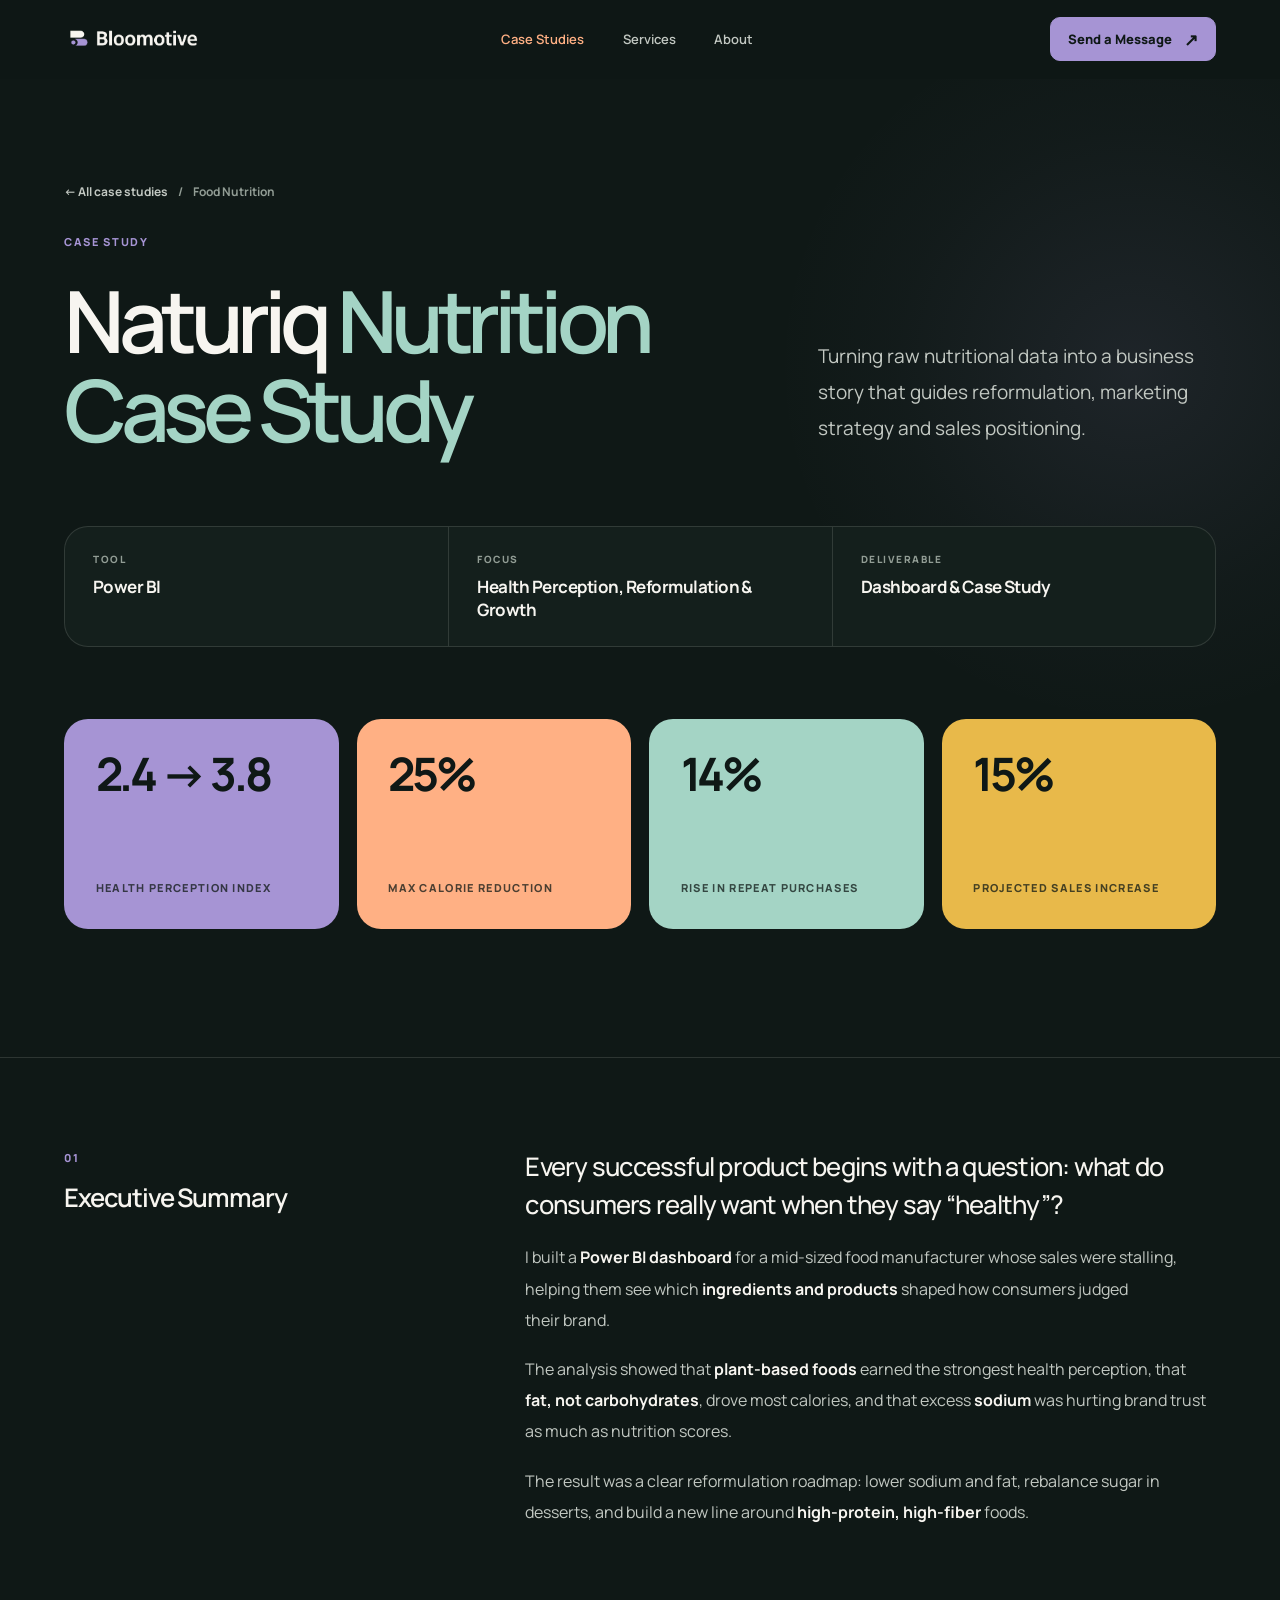
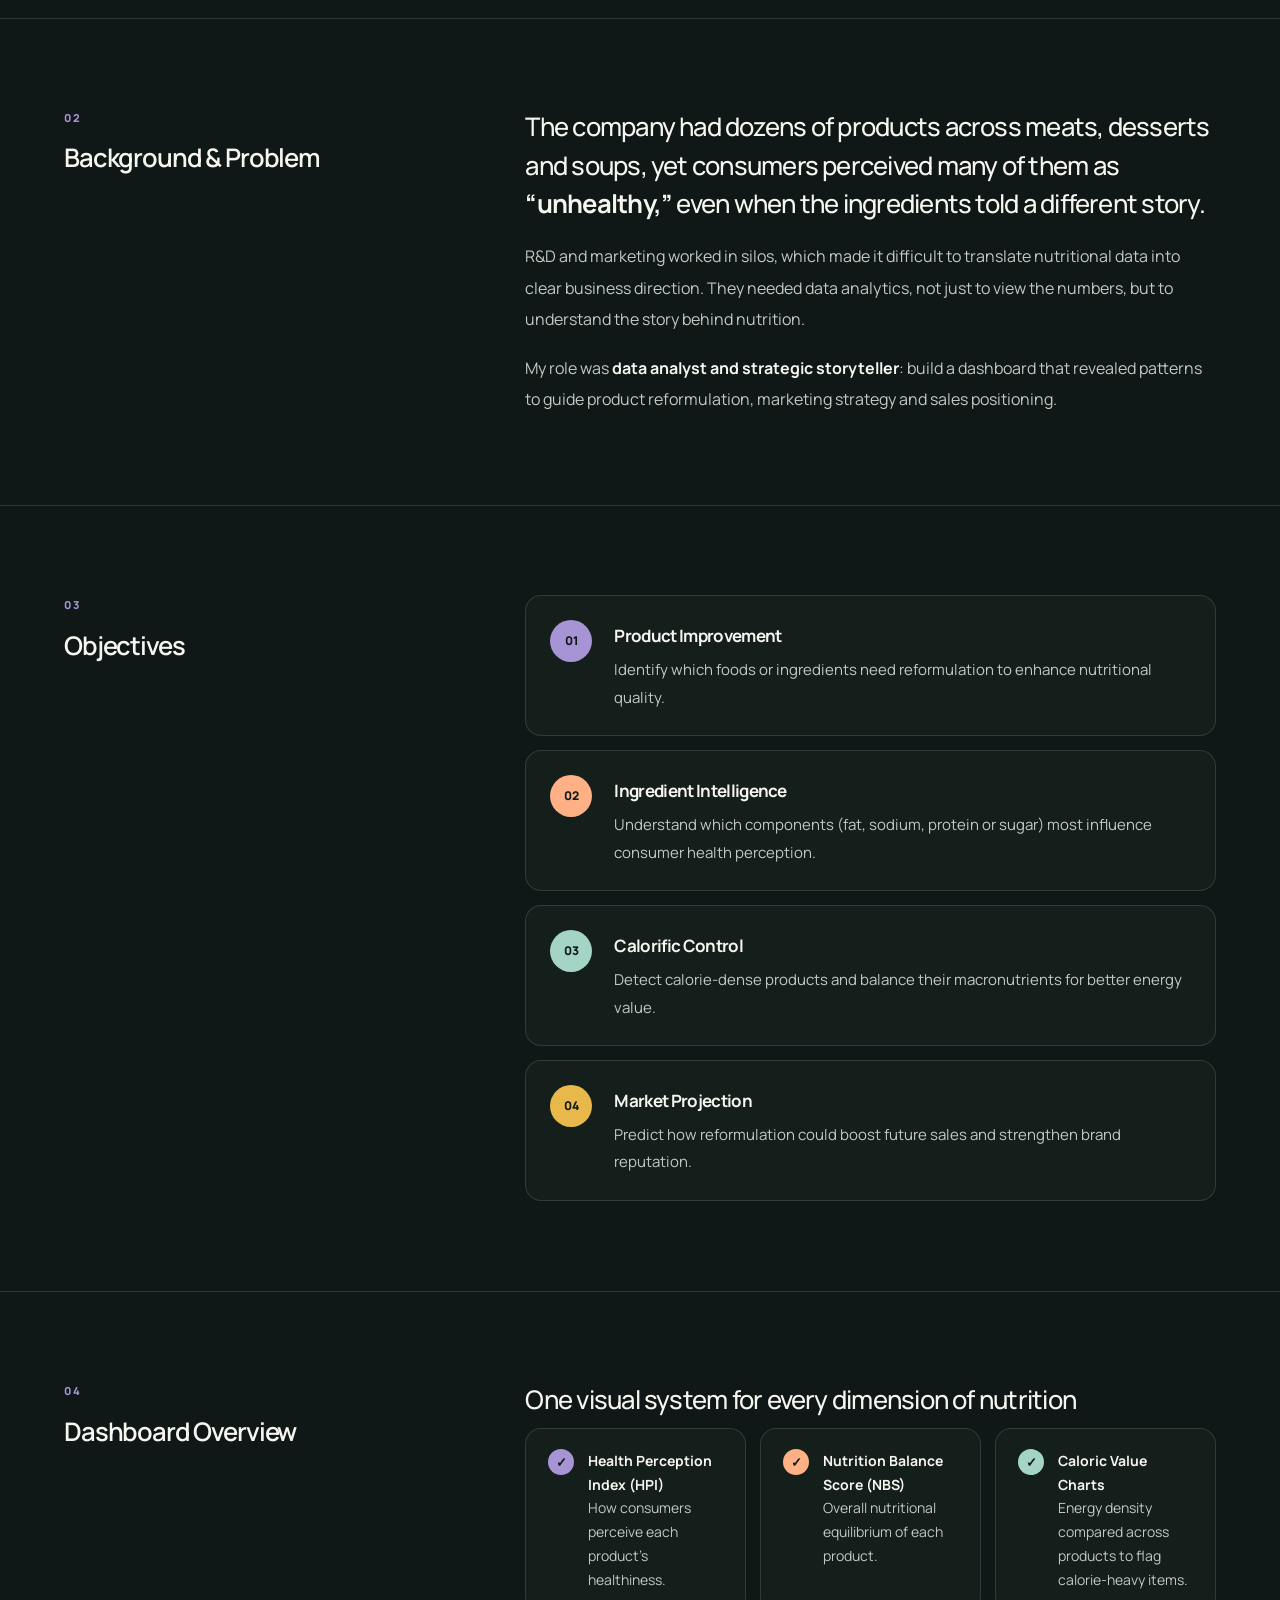
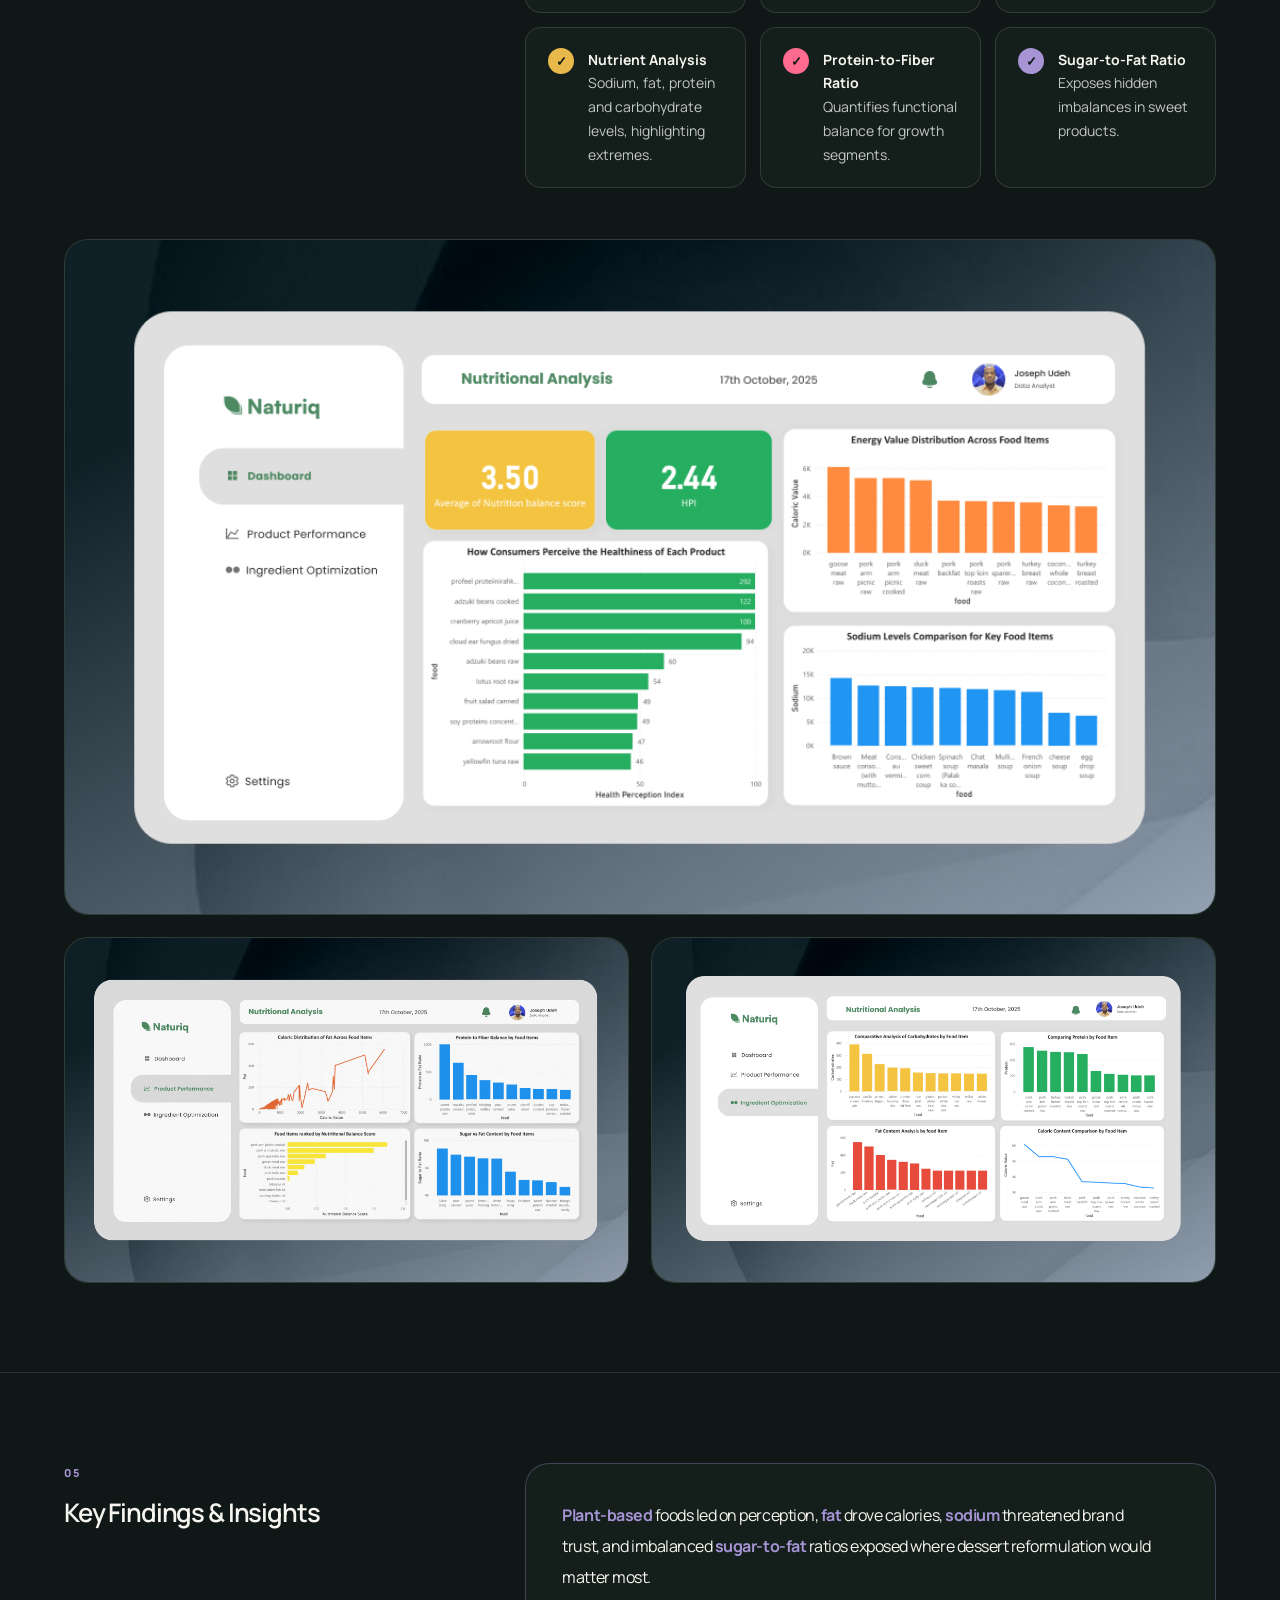
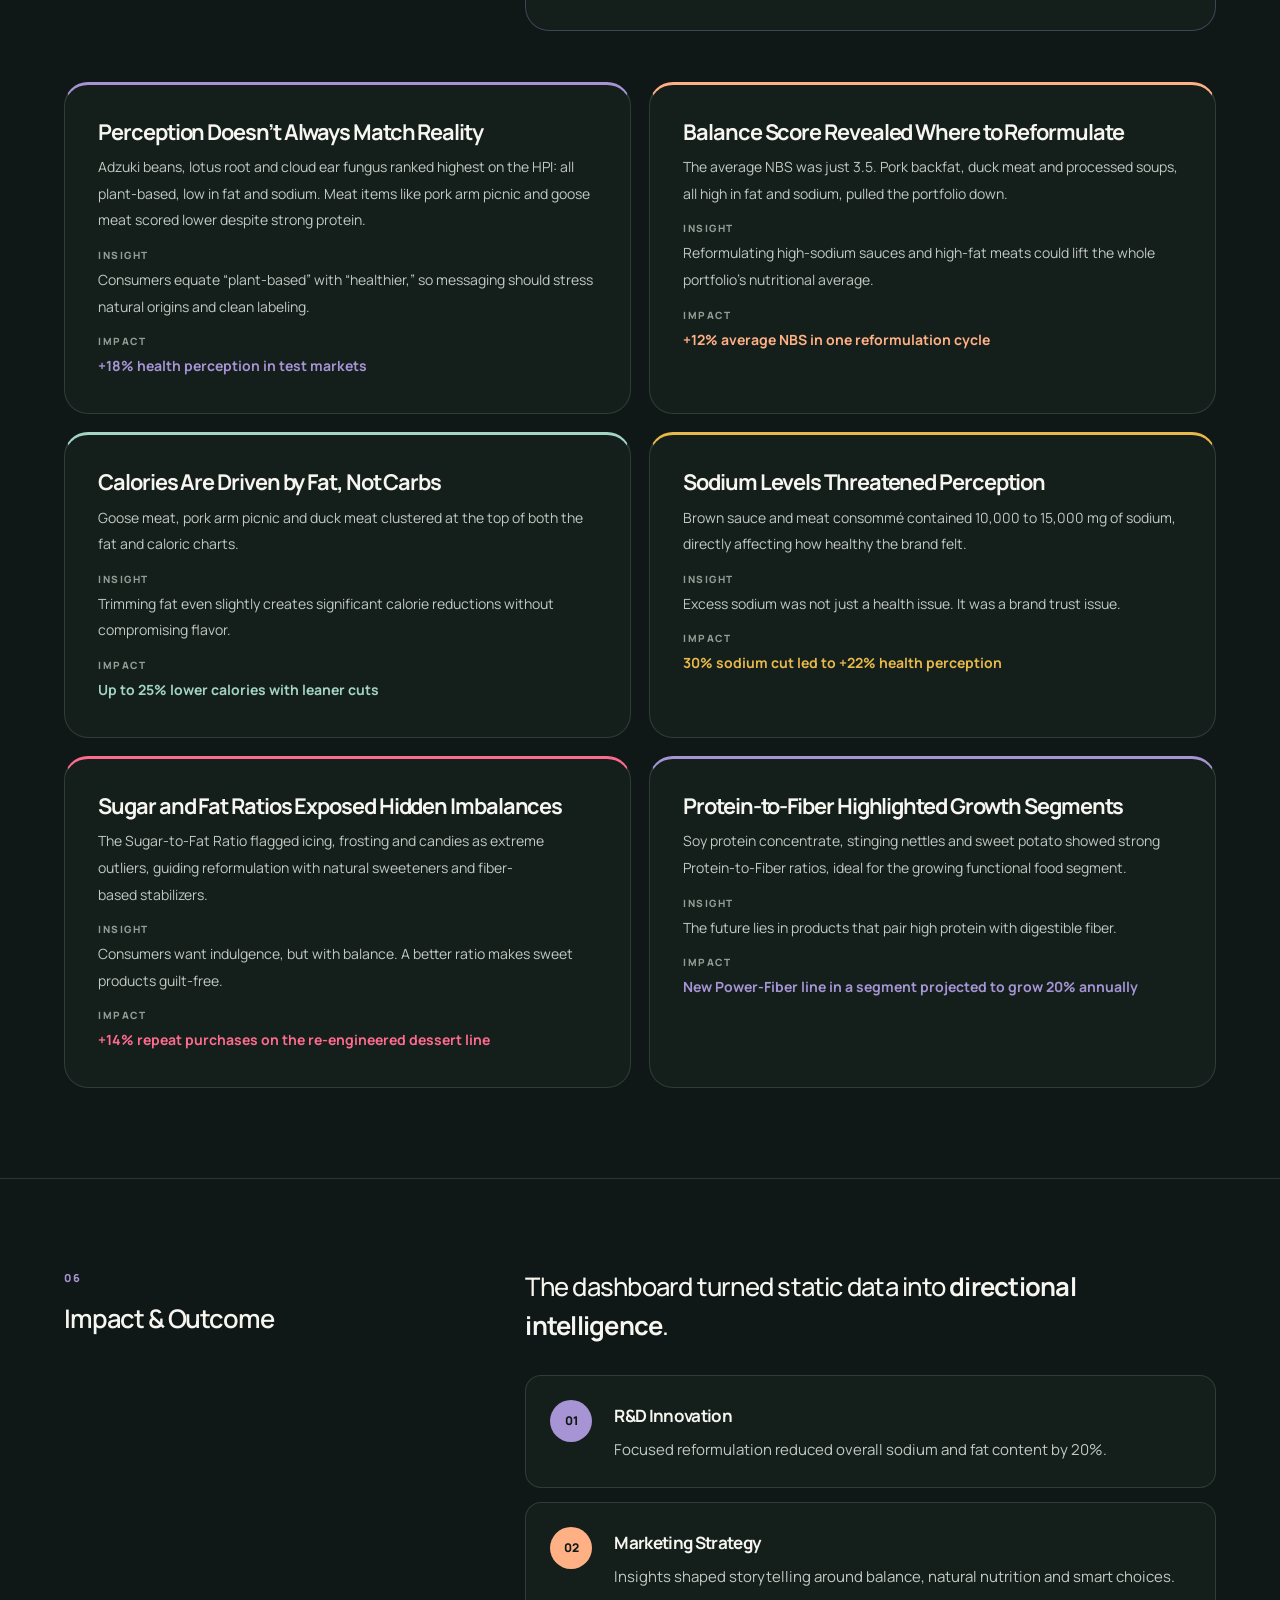
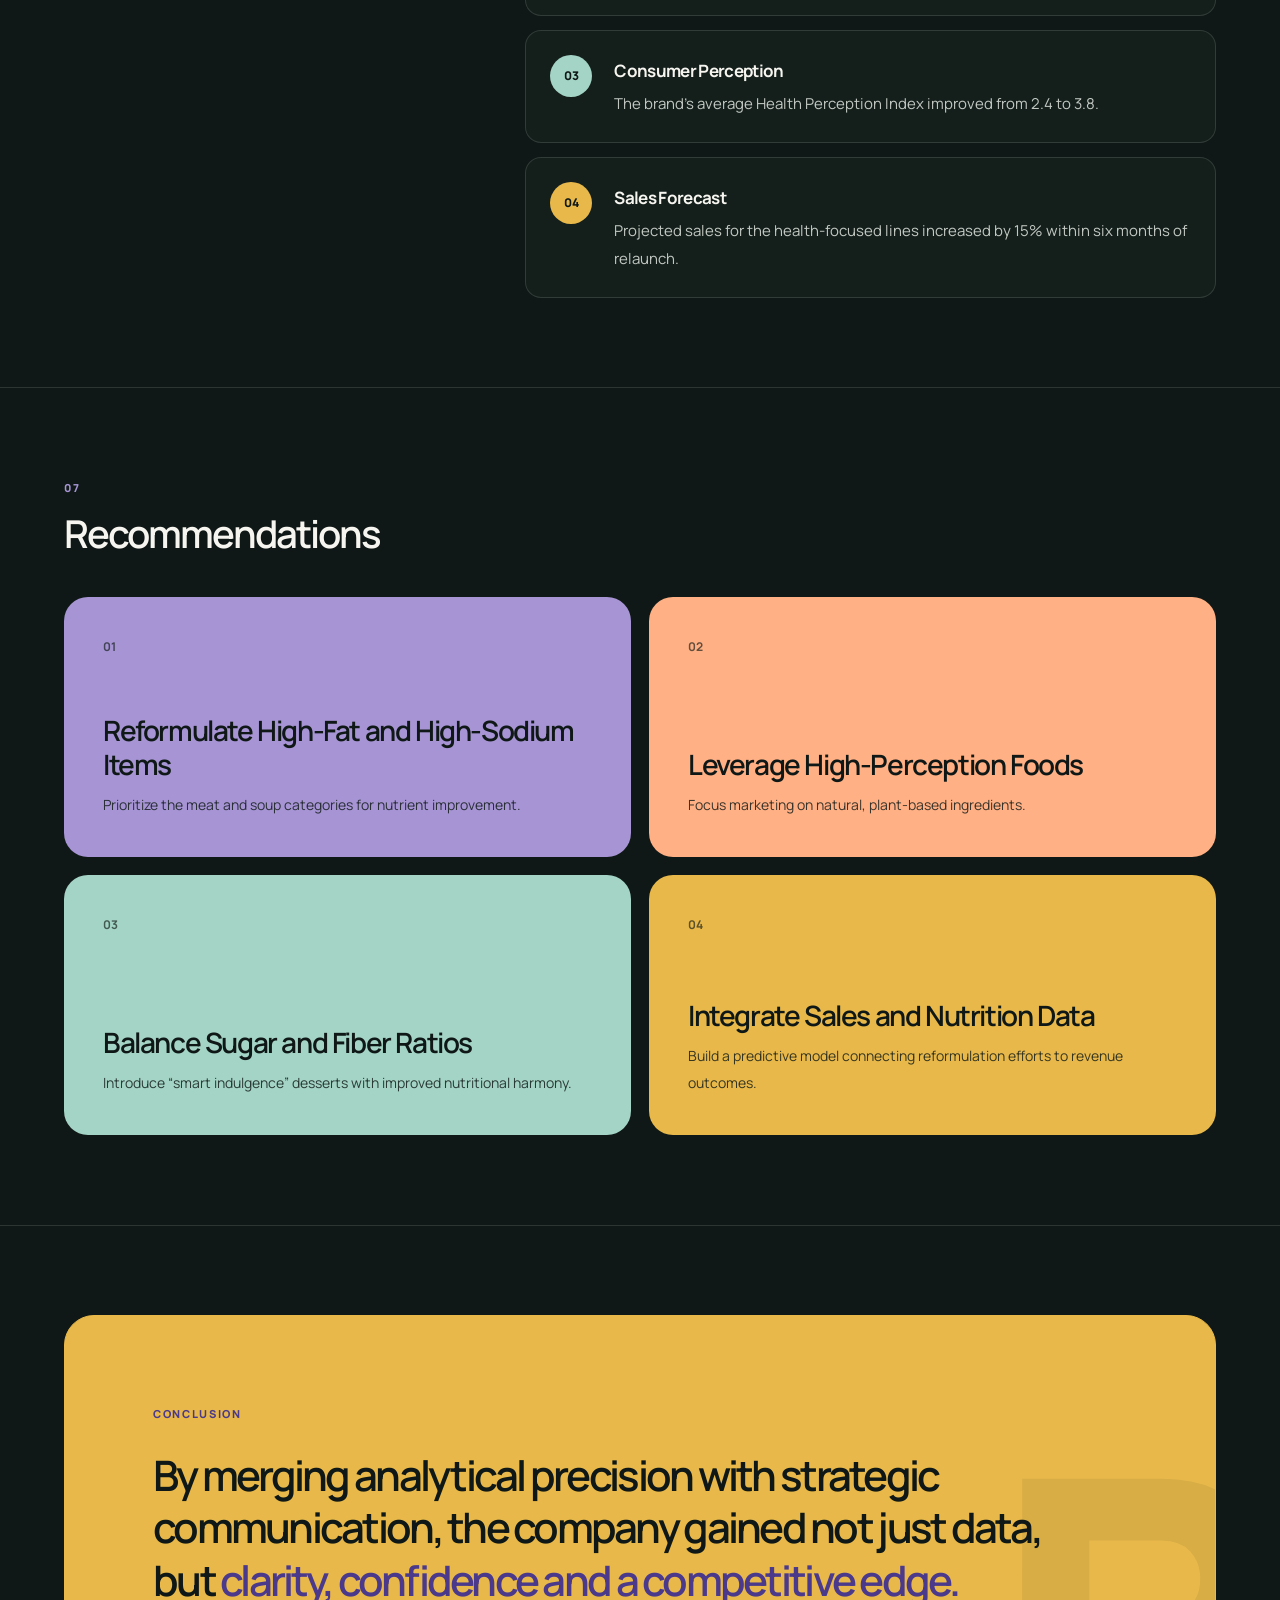
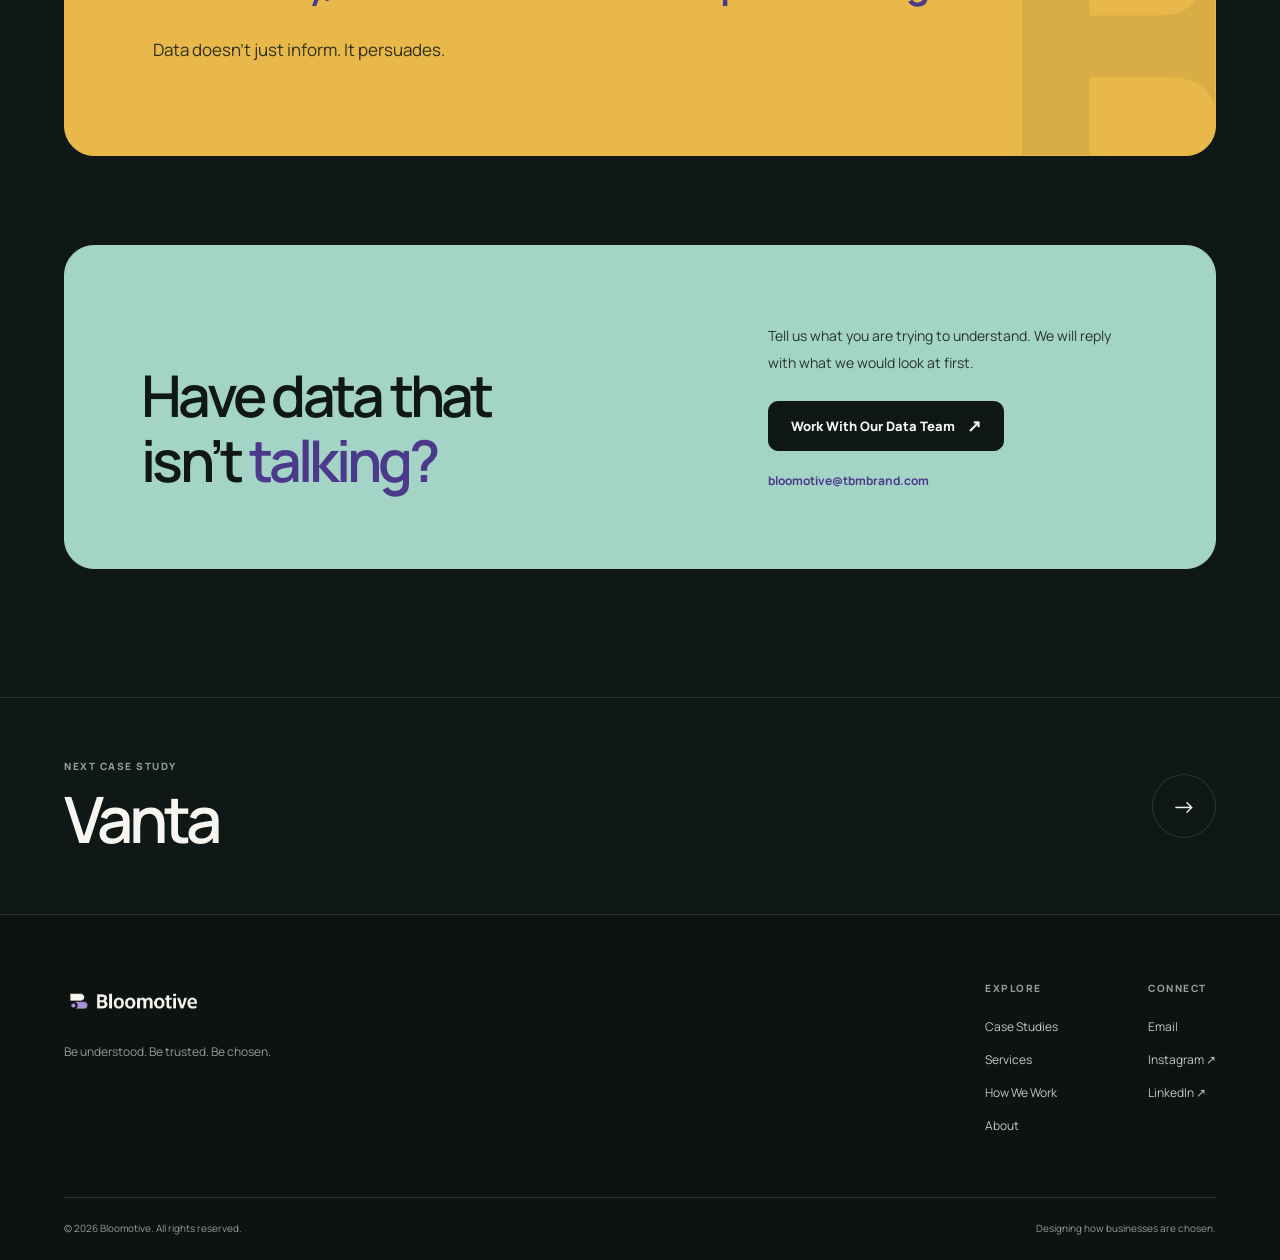
<file: images/naturiq.html>
<!DOCTYPE html>
<html lang="en">
<head>
  <meta charset="UTF-8">
  <meta name="viewport" content="width=device-width, initial-scale=1.0">
  <title>Naturiq Food Nutrition Dashboard | Case Study | Bloomotive</title>
  <meta name="description" content="A Power BI food nutrition dashboard that revealed what drives health perception, guiding reformulation, marketing and sales strategy for a mid-sized food manufacturer.">
  <meta name="theme-color" content="#0F1816">
  <meta name="color-scheme" content="dark">
  <link rel="icon" type="image/png" href="/images/bloomotive icon.png">

  <link rel="preconnect" href="https://fonts.googleapis.com">
  <link rel="preconnect" href="https://fonts.gstatic.com" crossorigin>
  <link href="https://fonts.googleapis.com/css2?family=Manrope:wght@400;500;600;700;800&display=swap" rel="stylesheet">

  <style>
    /* ===== Tokens (same as landing page) ===== */
    :root {
      --bg: #0F1816;
      --lavender: #A694D4;
      --paper: #F7F5F0;
      --peach: #FFB084;
      --mint: #A4D4C5;
      --ochre: #E8B94A;
      --pink: #FF6B8E;
      --violet-deep: #4B3A8C;

      --surface: #141F1C;
      --surface-raised: #192521;
      --surface-hover: #202D27;

      --text: #F7F5F0;
      --body: #C2C8C2;
      --muted: #929D95;
      --line: rgba(247, 245, 240, 0.13);
      --lavender-border: rgba(166, 148, 212, 0.3);

      --font: "Manrope", sans-serif;

      --radius-sm: 10px;
      --radius-md: 16px;
      --radius-lg: 24px;
      --radius-xl: 30px;

      --gutter: clamp(20px, 5vw, 64px);
      --section: clamp(76px, 10vw, 132px);
      --ease: cubic-bezier(0.22, 1, 0.36, 1);
    }

    *, *::before, *::after { box-sizing: border-box; }

    html { scroll-behavior: smooth; scroll-padding-top: 100px; }

    body {
      margin: 0;
      background: var(--bg);
      color: var(--body);
      font-family: var(--font);
      font-size: 15px;
      line-height: 1.75;
      -webkit-font-smoothing: antialiased;
      overflow-x: hidden;
    }

    body.menu-open { overflow: hidden; }

    ::selection { background: var(--lavender); color: var(--bg); }

    img { display: block; max-width: 100%; }
    a { color: inherit; text-decoration: none; }
    button { font: inherit; }
    h1, h2, h3, p, ul, ol, figure, dl, dd { margin: 0; padding: 0; }
    ul, ol { list-style: none; }
    h1, h2, h3 { color: var(--text); font-weight: 600; text-wrap: balance; }
    p { text-wrap: pretty; }

    :focus-visible { outline: 2px solid var(--lavender); outline-offset: 5px; border-radius: 5px; }

    .container { width: 100%; max-width: 1320px; margin-inline: auto; padding-inline: var(--gutter); }

    .skip {
      position: absolute; top: -80px; left: 20px; z-index: 300;
      padding: 12px 18px; border-radius: var(--radius-sm);
      background: var(--lavender); color: var(--bg);
    }
    .skip:focus { top: 15px; }

    /* ===== Typography ===== */
    .display-xl { font-size: clamp(2.8rem, 6.7vw, 6rem); line-height: 1.04; letter-spacing: -0.075em; }
    .display-lg { font-size: clamp(2.2rem, 4.5vw, 4rem); line-height: 1.12; letter-spacing: -0.065em; }
    .display-md { font-size: clamp(1.8rem, 3vw, 2.7rem); line-height: 1.2; letter-spacing: -0.05em; }
    .display-sm { font-size: clamp(1.35rem, 2vw, 1.8rem); line-height: 1.3; letter-spacing: -0.045em; }

    .accent { color: var(--lavender); }
    .accent-peach { color: var(--peach); }
    .accent-mint { color: var(--mint); }
    .accent-ochre { color: var(--ochre); }

    .eyebrow {
      display: block;
      color: var(--lavender);
      font-size: 11px;
      font-weight: 800;
      letter-spacing: 0.15em;
      text-transform: uppercase;
    }

    /* ===== Buttons ===== */
    .btn {
      display: inline-flex; align-items: center; justify-content: center; gap: 12px;
      min-height: 50px; padding: 14px 22px;
      border: 1px solid var(--lavender); border-radius: var(--radius-sm);
      background: var(--lavender); color: var(--bg);
      font-size: 13px; font-weight: 800; line-height: 1.4; cursor: pointer;
      transition: background .25s ease, color .25s ease, border-color .25s ease, transform .25s var(--ease);
    }
    .btn:hover { background: var(--paper); border-color: var(--paper); transform: translateY(-2px); }
    .btn-arrow { font-size: 17px; line-height: 1; }

    .text-link {
      display: inline-flex; align-items: center; gap: 10px; padding-block: 10px;
      color: var(--text); font-size: 13px; font-weight: 700; transition: color .2s ease;
    }
    .text-link:hover { color: var(--peach); }

    /* ===== Brand + nav ===== */
    .logo { display: inline-flex; align-items: center; flex-shrink: 0; min-height: 44px; }
    .logo-image { display: block; width: 140px; height: auto; max-height: 52px; object-fit: contain; object-position: left center; }
    @media (max-width: 560px) { .logo-image { width: 130px; max-height: 44px; } }

    .nav {
      position: sticky; top: 0; z-index: 100;
      border-bottom: 1px solid transparent;
      background: rgba(15, 24, 22, 0.94);
      backdrop-filter: blur(18px); -webkit-backdrop-filter: blur(18px);
      transition: border-color .3s ease;
    }
    .nav.scrolled { border-color: var(--line); }
    .nav-inner { display: flex; align-items: center; justify-content: space-between; gap: 24px; min-height: 78px; }
    .nav-links { display: flex; align-items: center; gap: clamp(20px, 3vw, 40px); }
    .nav-links a { padding-block: 12px; color: var(--body); font-size: 13px; font-weight: 600; transition: color .2s ease; }
    .nav-links a:hover, .nav-links a[aria-current="page"] { color: var(--peach); }
    .nav-right { display: flex; align-items: center; gap: 12px; }
    .nav .btn { min-height: 44px; padding: 11px 17px; }

    .menu-btn {
      display: none; width: 46px; height: 46px; align-items: center; justify-content: center;
      border: 1px solid var(--line); border-radius: 50%; background: var(--surface); color: var(--text); cursor: pointer;
    }
    .menu-icon, .menu-icon::before { display: block; width: 18px; height: 2px; border-radius: 2px; background: var(--text); }
    .menu-icon { position: relative; }
    .menu-icon::before { position: absolute; top: -6px; content: ""; }
    .menu-btn[aria-expanded="true"] .menu-icon { transform: rotate(45deg); }
    .menu-btn[aria-expanded="true"] .menu-icon::before { top: 0; transform: rotate(90deg); }

    /* ===== Case study hero ===== */
    .cs-hero { position: relative; padding-block: clamp(56px, 8vw, 110px) clamp(44px, 6vw, 72px); overflow: hidden; }
    .cs-hero::before {
      position: absolute; top: -10%; right: -16%;
      width: 55vw; height: 55vw; max-width: 760px; max-height: 760px; border-radius: 50%;
      background: radial-gradient(circle, rgba(166,148,212,.10), rgba(166,148,212,.025) 48%, transparent 72%);
      content: ""; pointer-events: none;
    }
    .crumbs { position: relative; display: flex; flex-wrap: wrap; align-items: center; gap: 10px; margin-bottom: 30px; font-size: 12px; font-weight: 700; color: var(--muted); }
    .crumbs a { color: var(--body); transition: color .2s ease; }
    .crumbs a:hover { color: var(--peach); }

    .cs-hero-grid {
      position: relative; display: grid;
      grid-template-columns: minmax(0, 1.25fr) minmax(0, .75fr);
      align-items: end; gap: clamp(32px, 7vw, 100px);
    }
    .cs-hero h1 { margin-top: 24px; max-width: 900px; }
    .cs-lede { font-size: clamp(16px, 1.5vw, 19px); line-height: 1.9; color: var(--body); max-width: 440px; padding-bottom: 8px; }

    /* meta bar */
    .meta {
      display: grid; grid-template-columns: repeat(3, minmax(0, 1fr));
      margin-top: clamp(40px, 6vw, 72px);
      border: 1px solid var(--line); border-radius: var(--radius-lg);
      background: var(--surface); overflow: hidden;
    }
    .meta > div { padding: 24px 28px; }
    .meta > div + div { border-left: 1px solid var(--line); }
    .meta dt { font-size: 10px; font-weight: 800; letter-spacing: .15em; text-transform: uppercase; color: var(--muted); margin-bottom: 6px; }
    .meta dd { color: var(--text); font-size: 17px; font-weight: 700; letter-spacing: -0.03em; line-height: 1.4; }

    /* KPI cards */
    .kpi-grid { display: grid; grid-template-columns: repeat(4, minmax(0, 1fr)); gap: 18px; padding-bottom: var(--section); }
    .kpi-card {
      display: flex; flex-direction: column; justify-content: space-between; gap: 44px;
      min-height: 210px; padding: clamp(22px, 2.4vw, 32px);
      border: 1px solid transparent; border-radius: var(--radius-lg);
      color: var(--bg); transition: transform .4s var(--ease), border-color .3s ease;
    }
    .kpi-card:nth-child(1) { background: var(--lavender); }
    .kpi-card:nth-child(2) { background: var(--peach); }
    .kpi-card:nth-child(3) { background: var(--mint); }
    .kpi-card:nth-child(4) { background: var(--ochre); }
    .kpi-card:hover { transform: translateY(-4px); border-color: var(--bg); }
    .kpi-card .val { font-size: clamp(2.1rem, 3.6vw, 3.2rem); font-weight: 700; line-height: 1; letter-spacing: -0.07em; color: var(--bg); }
    .kpi-card .lbl { font-size: 11px; font-weight: 800; letter-spacing: .12em; text-transform: uppercase; color: rgba(15,24,22,.75); }

    /* ===== Content sections ===== */
    .cs-sec { border-top: 1px solid var(--line); padding-block: clamp(56px, 7vw, 100px); }
    .cs-grid {
      display: grid;
      grid-template-columns: minmax(0, .7fr) minmax(0, 1.3fr);
      gap: clamp(30px, 7vw, 110px);
    }
    .cs-grid.stack { grid-template-columns: minmax(0, 1fr); gap: 40px; }
    .cs-label { position: sticky; top: 108px; align-self: start; }
    .cs-grid.stack .cs-label { position: static; }
    .cs-label .num { display: block; margin-bottom: 14px; color: var(--muted); font-size: 11px; font-weight: 800; letter-spacing: .15em; }
    .cs-label h2 { margin-top: 14px; }

    .cs-copy { max-width: 700px; }
    .cs-copy p { font-size: 16px; line-height: 1.95; }
    .cs-copy p + p { margin-top: 18px; }
    .cs-copy .lead { color: var(--text); font-size: clamp(19px, 2vw, 26px); line-height: 1.5; font-weight: 500; letter-spacing: -0.03em; }
    .cs-copy strong { color: var(--text); font-weight: 700; }
    .cs-copy em { color: var(--peach); font-style: normal; }

    /* numbered rows */
    .rows { display: grid; gap: 14px; margin-top: 30px; max-width: 760px; }
    .rows li {
      --c: var(--lavender);
      display: grid; grid-template-columns: 44px minmax(0, 1fr); gap: 20px; align-items: start;
      padding: 24px; border: 1px solid var(--line); border-radius: var(--radius-md); background: var(--surface);
      font-size: 15px; line-height: 1.85; counter-increment: r;
    }
    .rows { counter-reset: r; }
    .rows li:nth-child(1) { --c: var(--lavender); }
    .rows li:nth-child(2) { --c: var(--peach); }
    .rows li:nth-child(3) { --c: var(--mint); }
    .rows li:nth-child(4) { --c: var(--ochre); }
    .rows li:nth-child(5) { --c: var(--pink); }
    .rows li::before {
      content: "0" counter(r); display: grid; place-items: center; width: 42px; height: 42px; border-radius: 50%;
      background: var(--c); color: var(--bg); font-size: 12px; font-weight: 800;
    }
    .rows li strong { display: block; color: var(--text); font-size: 17px; font-weight: 700; letter-spacing: -0.04em; margin-bottom: 4px; }
    .rows.first { margin-top: 0; }

    /* gallery */
    .cs-gallery { display: grid; gap: 22px; }
    .cs-gallery figure { overflow: hidden; border: 1px solid var(--line); border-radius: var(--radius-lg); background: var(--surface); }
    .cs-gallery img { width: 100%; height: auto; }
    .cs-gallery figcaption { padding: 18px 24px; border-top: 1px solid var(--line); background: var(--surface-raised); color: var(--muted); font-size: 13px; line-height: 1.7; }
    .gallery-row { display: grid; grid-template-columns: repeat(2, minmax(0, 1fr)); gap: 22px; }

    /* findings cards (2 x 3) */
    .card-grid { display: grid; grid-template-columns: repeat(2, minmax(0, 1fr)); gap: 18px; }
    .info-card {
      --c: var(--lavender);
      padding: clamp(24px, 2.6vw, 34px); border: 1px solid var(--line); border-top: 3px solid var(--c);
      border-radius: var(--radius-lg); background: var(--surface); font-size: 14px; line-height: 1.9;
      transition: transform .4s var(--ease), border-color .3s ease;
    }
    .info-card:hover { transform: translateY(-4px); border-color: var(--c); }
    .info-card:nth-child(1) { --c: var(--lavender); }
    .info-card:nth-child(2) { --c: var(--peach); }
    .info-card:nth-child(3) { --c: var(--mint); }
    .info-card:nth-child(4) { --c: var(--ochre); }
    .info-card:nth-child(5) { --c: var(--pink); }
    .info-card:nth-child(6) { --c: var(--lavender); }
    .info-card strong { display: block; margin-bottom: 8px; color: var(--text); font-size: clamp(18px, 1.7vw, 22px); font-weight: 700; letter-spacing: -0.05em; line-height: 1.3; }
    .info-card em { color: var(--c); font-style: normal; font-weight: 700; }
    .info-card p + p { margin-top: 12px; }
    .info-card .tag { display: block; margin-bottom: 2px; color: var(--muted); font-size: 10px; font-weight: 800; letter-spacing: .15em; text-transform: uppercase; }
    .info-card .tag + span { color: var(--body); }
    .card-grid.three { grid-template-columns: repeat(3, minmax(0, 1fr)); }

    /* recommendations: solid colour cards */
    .rec-grid { display: grid; grid-template-columns: repeat(2, minmax(0, 1fr)); gap: 18px; }
    .rec {
      --card: var(--lavender);
      position: relative; display: flex; flex-direction: column; justify-content: space-between; gap: 48px;
      min-height: 260px; padding: clamp(24px, 3vw, 38px);
      border: 1px solid transparent; border-radius: var(--radius-lg); background: var(--card);
      font-size: 14px; line-height: 1.9; color: rgba(15,24,22,.82);
      transition: transform .4s var(--ease), border-color .3s ease;
    }
    .rec:nth-child(1) { --card: var(--lavender); }
    .rec:nth-child(2) { --card: var(--peach); }
    .rec:nth-child(3) { --card: var(--mint); }
    .rec:nth-child(4) { --card: var(--ochre); }
    .rec:hover { transform: translateY(-4px); border-color: var(--bg); }
    .rec .rec-num { color: rgba(15,24,22,.65); font-size: 12px; font-weight: 700; }
    .rec strong { display: block; margin-bottom: 10px; color: var(--bg); font-size: clamp(21px, 2.2vw, 28px); font-weight: 600; letter-spacing: -0.05em; line-height: 1.2; }

    /* chips */
    .chip-grid { display: grid; grid-template-columns: repeat(3, minmax(0, 1fr)); gap: 14px; margin-top: 8px; }
    .chip { --c: var(--lavender); display: flex; gap: 14px; align-items: flex-start; padding: 20px 22px; border: 1px solid var(--line); border-radius: var(--radius-md); background: var(--surface); color: var(--body); font-size: 14px; line-height: 1.7; }
    .chip::before { content: "✓"; flex: none; display: grid; place-items: center; width: 26px; height: 26px; border-radius: 50%; background: var(--c); color: var(--bg); font-size: 13px; font-weight: 800; }
    .chip:nth-child(6n+2) { --c: var(--peach); }
    .chip:nth-child(6n+3) { --c: var(--mint); }
    .chip:nth-child(6n+4) { --c: var(--ochre); }
    .chip:nth-child(6n+5) { --c: var(--pink); }
    .chip strong { display: block; color: var(--text); font-weight: 700; }

    .takeaway { margin-top: 36px; padding: clamp(24px, 3vw, 36px); border: 1px solid var(--lavender-border); border-radius: var(--radius-lg); background: var(--surface); color: var(--text); font-size: clamp(17px, 1.6vw, 21px); line-height: 1.7; letter-spacing: -0.03em; }
    .takeaway strong { color: var(--lavender); font-weight: 700; }

    /* conclusion statement */
    .statement {
      position: relative; padding: clamp(35px, 7vw, 88px); overflow: hidden;
      border: 1px solid var(--ochre); border-radius: var(--radius-xl); background: var(--ochre);
    }
    .statement::after {
      position: absolute; right: -3%; bottom: -30%; content: "B"; color: rgba(15,24,22,.07);
      font-size: clamp(260px, 38vw, 520px); font-weight: 800; letter-spacing: -.1em; line-height: 1; pointer-events: none;
    }
    .statement-content { position: relative; z-index: 1; }
    .statement .eyebrow { color: var(--violet-deep); }
    .statement .big { max-width: 950px; margin-top: 25px; color: var(--bg); font-size: clamp(27px, 4.4vw, 56px); font-weight: 600; line-height: 1.18; letter-spacing: -0.065em; }
    .statement .big .accent { color: var(--violet-deep); }
    .statement .big.long { font-size: clamp(22px, 3.3vw, 42px); line-height: 1.25; }
    .statement .small { max-width: 640px; margin-top: 28px; color: rgba(15,24,22,.85); font-size: clamp(15px, 1.4vw, 17px); line-height: 1.9; }

    /* CTA */
    .contact {
      position: relative; padding: clamp(30px, 6vw, 76px); overflow: hidden;
      border: 1px solid var(--mint); border-radius: var(--radius-xl); background: var(--mint);
    }
    .contact-inner { display: grid; grid-template-columns: minmax(0, 1.2fr) minmax(0, .8fr); align-items: end; gap: 35px 70px; }
    .contact h2 { max-width: 700px; color: var(--bg); }
    .contact .accent { color: var(--violet-deep); }
    .contact-copy { max-width: 430px; color: rgba(15,24,22,.85); font-size: 14px; line-height: 1.95; }
    .contact .btn { margin-top: 24px; border-color: var(--bg); background: var(--bg); color: var(--paper); }
    .contact .btn:hover { border-color: var(--paper); background: var(--paper); color: var(--bg); }
    .contact-email { display: block; width: fit-content; margin-top: 18px; color: var(--violet-deep); font-size: 12px; font-weight: 700; overflow-wrap: anywhere; }

    /* next case study */
    .next { border-top: 1px solid var(--line); margin-top: var(--section); padding-block: clamp(36px, 5vw, 60px); }
    .next a { display: flex; align-items: center; justify-content: space-between; gap: 24px; }
    .next small { display: block; color: var(--muted); font-size: 10px; font-weight: 800; letter-spacing: .15em; text-transform: uppercase; }
    .next strong { display: block; margin-top: 8px; color: var(--text); font-size: clamp(2rem, 5vw, 4rem); font-weight: 600; letter-spacing: -0.065em; line-height: 1.1; transition: color .25s ease; }
    .next .arrow { display: grid; place-items: center; flex: none; width: 64px; height: 64px; border: 1px solid var(--line); border-radius: 50%; color: var(--text); font-size: 24px; transition: background .25s ease, color .25s ease, transform .3s var(--ease); }
    .next a:hover strong { color: var(--peach); }
    .next a:hover .arrow { background: var(--peach); color: var(--bg); border-color: var(--peach); transform: translateX(6px); }

    /* ===== Footer ===== */
    .foot { border-top: 1px solid var(--line); background: #0C1311; }
    .foot-top { display: flex; justify-content: space-between; flex-wrap: wrap; gap: 45px; padding-block: 65px 55px; }
    .foot-brand p { margin-top: 13px; color: var(--muted); font-size: 12px; }
    .foot-links { display: flex; flex-wrap: wrap; gap: clamp(35px, 7vw, 95px); }
    .foot-col h2 { margin-bottom: 13px; color: var(--muted); font-size: 10px; font-weight: 800; letter-spacing: .15em; text-transform: uppercase; }
    .foot-col a { display: block; padding-block: 6px; color: var(--body); font-size: 12px; transition: color .2s ease; }
    .foot-col a:hover { color: var(--peach); }
    .foot-base { display: flex; justify-content: space-between; flex-wrap: wrap; gap: 12px; padding-block: 22px; border-top: 1px solid var(--line); color: var(--muted); font-size: 10px; }

    /* ===== Motion ===== */
    .reveal { opacity: 1; transform: none; }
    @media (prefers-reduced-motion: no-preference) {
      .js-ready .reveal { opacity: 0; transform: translateY(20px); transition: opacity .7s var(--ease), transform .7s var(--ease); }
      .js-ready .reveal.in { opacity: 1; transform: translateY(0); }
      .rise { animation: rise .8s var(--ease) both; animation-delay: calc(var(--i, 0) * 110ms); }
      @keyframes rise { from { opacity: 0; transform: translateY(22px); } to { opacity: 1; transform: translateY(0); } }
    }

    /* ===== Responsive ===== */
    @media (max-width: 1024px) {
      .kpi-grid { grid-template-columns: repeat(2, minmax(0, 1fr)); }
      .card-grid.three { grid-template-columns: minmax(0, 1fr); }
      .chip-grid { grid-template-columns: repeat(2, minmax(0, 1fr)); }
    }
    @media (max-width: 820px) {
      .nav-inner { min-height: 70px; }
      .nav-links { display: none; }
      .nav-links.mobile-open {
        position: absolute; top: calc(100% + 8px); right: var(--gutter); left: var(--gutter);
        display: flex; flex-direction: column; align-items: stretch; gap: 0; padding: 12px;
        border: 1px solid var(--line); border-radius: var(--radius-md); background: #141F1C; box-shadow: 0 24px 55px rgba(0,0,0,.35);
      }
      .nav-links.mobile-open a { padding: 15px 13px; border-radius: 8px; color: var(--text); font-size: 14px; }
      .nav-links.mobile-open a:hover { background: var(--surface-hover); color: var(--peach); }
      .menu-btn { display: inline-flex; }
      .nav .nav-right > .btn { display: none; }

      .cs-hero-grid, .cs-grid, .contact-inner { grid-template-columns: minmax(0, 1fr); }
      .cs-hero-grid { gap: 24px; }
      .cs-label { position: static; }
      .meta { grid-template-columns: minmax(0, 1fr); }
      .meta > div + div { border-left: 0; border-top: 1px solid var(--line); }
      .card-grid, .rec-grid, .gallery-row { grid-template-columns: minmax(0, 1fr); }
      .contact-inner { gap: 25px; }
    }
    @media (max-width: 560px) {
      .kpi-grid { grid-template-columns: minmax(0, 1fr); gap: 13px; }
      .kpi-card { min-height: 170px; gap: 30px; }
      .chip-grid { grid-template-columns: minmax(0, 1fr); }
      .rows li { grid-template-columns: minmax(0, 1fr); gap: 14px; }
      .statement { padding: 30px 23px; border-radius: 20px; }
      .contact { padding: 28px 23px; border-radius: 20px; }
      .next .arrow { width: 50px; height: 50px; }
      .foot-top { padding-block: 48px 38px; }
      .foot-links { width: 100%; justify-content: flex-start; gap: 45px; }
      .foot-base { flex-direction: column; }
    }
    @media (prefers-reduced-motion: reduce) {
      *, *::before, *::after { scroll-behavior: auto !important; animation-duration: .01ms !important; animation-iteration-count: 1 !important; transition-duration: .01ms !important; }
    }
  </style>
</head>

<body>
<a class="skip" href="#main">Skip to content</a>

<header class="nav" id="nav">
  <div class="container nav-inner">
    <a class="logo" href="/index.html" aria-label="Bloomotive home">
      <img src="/hero%20logo.png" alt="Bloomotive" class="logo-image">
    </a>

    <nav class="nav-links" id="site-navigation" aria-label="Primary navigation">
      <a href="/index.html#work" aria-current="page">Case Studies</a>
      <a href="/index.html#services">Services</a>
      <a href="/index.html#about">About</a>
    </nav>

    <div class="nav-right">
      <a class="btn" href="mailto:bloomotive@tbmbrand.com">Send a Message <span class="btn-arrow" aria-hidden="true">↗</span></a>
      <button class="menu-btn" type="button" aria-label="Open menu" aria-expanded="false" aria-controls="site-navigation">
        <span class="menu-icon" aria-hidden="true"></span>
      </button>
    </div>
  </div>
</header>

<main id="main">

  <!-- Hero -->
  <section class="cs-hero" aria-labelledby="cs-title">
    <div class="container">
      <nav class="crumbs rise" style="--i:0" aria-label="Breadcrumb">
        <a href="/index.html#work">&larr; All case studies</a>
        <span aria-hidden="true">/</span>
        <span>Food Nutrition </span>
      </nav>

      <div class="cs-hero-grid">
        <div>
          <span class="eyebrow rise" style="--i:1">Case Study</span>
          <h1 class="display-xl rise" id="cs-title" style="--i:2">
            Naturiq <span class="accent-mint">Nutrition Case Study</span>
          </h1>
        </div>

        <p class="cs-lede rise" style="--i:3">
          Turning raw nutritional data into a business story that guides reformulation, marketing strategy and sales positioning.
        </p>
      </div>

      <dl class="meta rise" style="--i:4">
        <div><dt>Tool</dt><dd>Power BI</dd></div>
        <div><dt>Focus</dt><dd>Health Perception, Reformulation &amp; Growth</dd></div>
        <div><dt>Deliverable</dt><dd>Dashboard &amp; Case Study</dd></div>
      </dl>
    </div>
  </section>

  <!-- KPIs -->
  <div class="container">
    <section class="kpi-grid" aria-label="Project highlights">
      <div class="kpi-card reveal"><div class="val">2.4 → 3.8</div><div class="lbl">Health Perception Index</div></div>
      <div class="kpi-card reveal"><div class="val">25%</div><div class="lbl">Max Calorie Reduction</div></div>
      <div class="kpi-card reveal"><div class="val">14%</div><div class="lbl">Rise in Repeat Purchases</div></div>
      <div class="kpi-card reveal"><div class="val">15%</div><div class="lbl">Projected Sales Increase</div></div>
    </section>
  </div>

  <!-- Executive summary -->
  <section class="cs-sec" aria-labelledby="h-summary">
    <div class="container cs-grid">
      <div class="cs-label reveal">
        <span class="eyebrow">01</span>
        <h2 class="display-sm" id="h-summary">Executive Summary</h2>
      </div>
      <div class="cs-copy reveal">
        <p class="lead">
          Every successful product begins with a question: what do consumers really want when they say &ldquo;healthy&rdquo;?
        </p>
        <p>
          I built a <strong>Power BI dashboard</strong> for a mid-sized food manufacturer whose sales were stalling, helping them see which <strong>ingredients and products</strong> shaped how consumers judged their brand.
        </p>
        <p>
          The analysis showed that <strong>plant-based foods</strong> earned the strongest health perception, that <strong>fat, not carbohydrates</strong>, drove most calories, and that excess <strong>sodium</strong> was hurting brand trust as much as nutrition scores.
        </p>
        <p>
          The result was a clear reformulation roadmap: lower sodium and fat, rebalance sugar in desserts, and build a new line around <strong>high-protein, high-fiber</strong> foods.
        </p>
      </div>
    </div>
  </section>

  <!-- Background / Problem -->
  <section class="cs-sec" aria-labelledby="h-background">
    <div class="container cs-grid">
      <div class="cs-label reveal">
        <span class="eyebrow">02</span>
        <h2 class="display-sm" id="h-background">Background &amp; Problem</h2>
      </div>
      <div class="cs-copy reveal">
        <p class="lead">
          The company had dozens of products across meats, desserts and soups, yet consumers perceived many of them as <strong>&ldquo;unhealthy,&rdquo;</strong> even when the ingredients told a different story.
        </p>
        <p>
          R&amp;D and marketing worked in silos, which made it difficult to translate nutritional data into clear business direction. They needed data analytics, not just to view the numbers, but to understand the story behind nutrition.
        </p>
        <p>
          My role was <strong>data analyst and strategic storyteller</strong>: build a dashboard that revealed patterns to guide product reformulation, marketing strategy and sales positioning.
        </p>
      </div>
    </div>
  </section>

  <!-- Objectives -->
  <section class="cs-sec" aria-labelledby="h-objectives">
    <div class="container cs-grid">
      <div class="cs-label reveal">
        <span class="eyebrow">03</span>
        <h2 class="display-sm" id="h-objectives">Objectives</h2>
      </div>
      <div class="cs-copy reveal">
        <ul class="rows first">
          <li><div><strong>Product Improvement</strong>Identify which foods or ingredients need reformulation to enhance nutritional quality.</div></li>
          <li><div><strong>Ingredient Intelligence</strong>Understand which components (fat, sodium, protein or sugar) most influence consumer health perception.</div></li>
          <li><div><strong>Calorific Control</strong>Detect calorie-dense products and balance their macronutrients for better energy value.</div></li>
          <li><div><strong>Market Projection</strong>Predict how reformulation could boost future sales and strengthen brand reputation.</div></li>
        </ul>
      </div>
    </div>
  </section>

  <!-- Dashboard overview -->
  <section class="cs-sec" aria-labelledby="h-dash">
    <div class="container">
      <div class="cs-grid" style="margin-bottom:clamp(32px,4vw,52px)">
        <div class="cs-label reveal">
          <span class="eyebrow">04</span>
          <h2 class="display-sm" id="h-dash">Dashboard Overview</h2>
        </div>
        <div class="cs-copy reveal">
          <p class="lead">One visual system for every dimension of nutrition</p>
          <div class="chip-grid">
            <div class="chip reveal"><span><strong>Health Perception Index (HPI)</strong>How consumers perceive each product&rsquo;s healthiness.</span></div>
            <div class="chip reveal"><span><strong>Nutrition Balance Score (NBS)</strong>Overall nutritional equilibrium of each product.</span></div>
            <div class="chip reveal"><span><strong>Caloric Value Charts</strong>Energy density compared across products to flag calorie-heavy items.</span></div>
            <div class="chip reveal"><span><strong>Nutrient Analysis</strong>Sodium, fat, protein and carbohydrate levels, highlighting extremes.</span></div>
            <div class="chip reveal"><span><strong>Protein-to-Fiber Ratio</strong>Quantifies functional balance for growth segments.</span></div>
            <div class="chip reveal"><span><strong>Sugar-to-Fat Ratio</strong>Exposes hidden imbalances in sweet products.</span></div>
          </div>
        </div>
      </div>

      <div class="cs-gallery">
        <figure class="reveal">
          <img src="../Naturiq 1.jpg" alt="Naturiq food nutrition dashboard overview" loading="lazy">
        </figure>
        <div class="gallery-row">
          <figure class="reveal">
            <img src="../Naturiq 2.jpg" alt="Naturiq dashboard: health perception, nutrition balance and calories" loading="lazy">
          </figure>
          <figure class="reveal">
            <img src="../Naturiq 3.jpg" alt="Naturiq dashboard: sodium, sugar-to-fat and protein-to-fiber ratios" loading="lazy">
          </figure>
        </div>
      </div>
    </div>
  </section>

  <!-- Key findings -->
  <section class="cs-sec" aria-labelledby="h-insights">
    <div class="container">
      <div class="cs-grid" style="margin-bottom:clamp(32px,4vw,52px)">
        <div class="cs-label reveal">
          <span class="eyebrow">05</span>
          <h2 class="display-sm" id="h-insights">Key Findings &amp; Insights</h2>
        </div>
        <div class="cs-copy reveal">
          <p class="takeaway" style="margin-top:0">
            <strong>Plant-based</strong> foods led on perception, <strong>fat</strong> drove calories, <strong>sodium</strong> threatened brand trust, and imbalanced <strong>sugar-to-fat</strong> ratios exposed where dessert reformulation would matter most.
          </p>
        </div>
      </div>

      <ul class="card-grid">
        <li class="info-card reveal">
          <strong>Perception Doesn&rsquo;t Always Match Reality</strong>
          <p>Adzuki beans, lotus root and cloud ear fungus ranked highest on the HPI: all plant-based, low in fat and sodium. Meat items like pork arm picnic and goose meat scored lower despite strong protein.</p>
          <p><span class="tag">Insight</span><span>Consumers equate &ldquo;plant-based&rdquo; with &ldquo;healthier,&rdquo; so messaging should stress natural origins and clean labeling.</span></p>
          <p><span class="tag">Impact</span><em>+18% health perception in test markets</em></p>
        </li>
        <li class="info-card reveal">
          <strong>Balance Score Revealed Where to Reformulate</strong>
          <p>The average NBS was just 3.5. Pork backfat, duck meat and processed soups, all high in fat and sodium, pulled the portfolio down.</p>
          <p><span class="tag">Insight</span><span>Reformulating high-sodium sauces and high-fat meats could lift the whole portfolio&rsquo;s nutritional average.</span></p>
          <p><span class="tag">Impact</span><em>+12% average NBS in one reformulation cycle</em></p>
        </li>
        <li class="info-card reveal">
          <strong>Calories Are Driven by Fat, Not Carbs</strong>
          <p>Goose meat, pork arm picnic and duck meat clustered at the top of both the fat and caloric charts.</p>
          <p><span class="tag">Insight</span><span>Trimming fat even slightly creates significant calorie reductions without compromising flavor.</span></p>
          <p><span class="tag">Impact</span><em>Up to 25% lower calories with leaner cuts</em></p>
        </li>
        <li class="info-card reveal">
          <strong>Sodium Levels Threatened Perception</strong>
          <p>Brown sauce and meat consommé contained 10,000 to 15,000 mg of sodium, directly affecting how healthy the brand felt.</p>
          <p><span class="tag">Insight</span><span>Excess sodium was not just a health issue. It was a brand trust issue.</span></p>
          <p><span class="tag">Impact</span><em>30% sodium cut led to +22% health perception</em></p>
        </li>
        <li class="info-card reveal">
          <strong>Sugar and Fat Ratios Exposed Hidden Imbalances</strong>
          <p>The Sugar-to-Fat Ratio flagged icing, frosting and candies as extreme outliers, guiding reformulation with natural sweeteners and fiber-based stabilizers.</p>
          <p><span class="tag">Insight</span><span>Consumers want indulgence, but with balance. A better ratio makes sweet products guilt-free.</span></p>
          <p><span class="tag">Impact</span><em>+14% repeat purchases on the re-engineered dessert line</em></p>
        </li>
        <li class="info-card reveal">
          <strong>Protein-to-Fiber Highlighted Growth Segments</strong>
          <p>Soy protein concentrate, stinging nettles and sweet potato showed strong Protein-to-Fiber ratios, ideal for the growing functional food segment.</p>
          <p><span class="tag">Insight</span><span>The future lies in products that pair high protein with digestible fiber.</span></p>
          <p><span class="tag">Impact</span><em>New Power-Fiber line in a segment projected to grow 20% annually</em></p>
        </li>
      </ul>
    </div>
  </section>

  <!-- Impact -->
  <section class="cs-sec" aria-labelledby="h-impact">
    <div class="container cs-grid">
      <div class="cs-label reveal">
        <span class="eyebrow">06</span>
        <h2 class="display-sm" id="h-impact">Impact &amp; Outcome</h2>
      </div>
      <div class="cs-copy reveal">
        <p class="lead">The dashboard turned static data into <strong>directional intelligence</strong>.</p>
        <ul class="rows">
          <li><div><strong>R&amp;D Innovation</strong>Focused reformulation reduced overall sodium and fat content by 20%.</div></li>
          <li><div><strong>Marketing Strategy</strong>Insights shaped storytelling around balance, natural nutrition and smart choices.</div></li>
          <li><div><strong>Consumer Perception</strong>The brand&rsquo;s average Health Perception Index improved from 2.4 to 3.8.</div></li>
          <li><div><strong>Sales Forecast</strong>Projected sales for the health-focused lines increased by 15% within six months of relaunch.</div></li>
        </ul>
      </div>
    </div>
  </section>

  <!-- Recommendations -->
  <section class="cs-sec" aria-labelledby="h-recs">
    <div class="container">
      <div class="cs-grid stack">
        <div class="cs-label reveal">
          <span class="eyebrow">07</span>
          <h2 class="display-md" id="h-recs">Recommendations</h2>
        </div>
        <ul class="rec-grid">
          <li class="rec reveal"><span class="rec-num">01</span><div><strong>Reformulate High-Fat and High-Sodium Items</strong>Prioritize the meat and soup categories for nutrient improvement.</div></li>
          <li class="rec reveal"><span class="rec-num">02</span><div><strong>Leverage High-Perception Foods</strong>Focus marketing on natural, plant-based ingredients.</div></li>
          <li class="rec reveal"><span class="rec-num">03</span><div><strong>Balance Sugar and Fiber Ratios</strong>Introduce &ldquo;smart indulgence&rdquo; desserts with improved nutritional harmony.</div></li>
          <li class="rec reveal"><span class="rec-num">04</span><div><strong>Integrate Sales and Nutrition Data</strong>Build a predictive model connecting reformulation efforts to revenue outcomes.</div></li>
        </ul>
      </div>
    </div>
  </section>

  <!-- Conclusion -->
  <section class="cs-sec" aria-labelledby="h-conclusion" style="padding-bottom:0">
    <div class="container">
      <div class="statement reveal">
        <div class="statement-content">
          <span class="eyebrow" id="h-conclusion">Conclusion</span>
          <p class="big long">
            By merging analytical precision with strategic communication, the company gained not just data, but <span class="accent">clarity, confidence and a competitive edge.</span>
          </p>
          <p class="small">Data doesn&rsquo;t just inform. It persuades.</p>
        </div>
      </div>
    </div>
  </section>

  <!-- CTA -->
  <section class="cs-sec" style="border-top:0;padding-bottom:0" aria-labelledby="cta-title">
    <div class="container">
      <div class="contact reveal">
        <div class="contact-inner">
          <h2 class="display-lg" id="cta-title">
            Have data that isn&rsquo;t <span class="accent">talking?</span>
          </h2>
          <div class="contact-copy">
            <p>Tell us what you are trying to understand. We will reply with what we would look at first.</p>
            <a class="btn" href="mailto:bloomotive@tbmbrand.com?subject=Data%20Analytics%20Enquiry">
              Work With Our Data Team <span class="btn-arrow" aria-hidden="true">&#8599;</span>
            </a>
            <a class="contact-email" href="mailto:bloomotive@tbmbrand.com">bloomotive@tbmbrand.com</a>
          </div>
        </div>
      </div>
    </div>
  </section>

  <!-- Next case study -->
  <nav class="next" aria-label="Next case study">
    <div class="container">
      <a href="vanta.html">
        <div>
          <small>Next case study</small>
          <strong>Vanta</strong>
        </div>
        <span class="arrow" aria-hidden="true">&rarr;</span>
      </a>
    </div>
  </nav>

</main>

<footer class="foot">
  <div class="container">
    <div class="foot-top">
      <div class="foot-brand">
        <a class="logo" href="/index.html" aria-label="Bloomotive home">
          <img src="/hero%20logo.png" alt="Bloomotive" class="logo-image">
        </a>
        <p>Be understood. Be trusted. Be chosen.</p>
      </div>

      <nav class="foot-links" aria-label="Footer navigation">
        <div class="foot-col">
          <h2>Explore</h2>
          <a href="/index.html#work">Case Studies</a>
          <a href="/index.html#services">Services</a>
          <a href="/index.html#process">How We Work</a>
          <a href="/index.html#about">About</a>
        </div>
        <div class="foot-col">
          <h2>Connect</h2>
          <a href="mailto:bloomotive@tbmbrand.com">Email</a>
          <a href="https://www.instagram.com/thebloomotive?stkn=bXFsdGhiMmFxanRz" target="_blank" rel="noopener noreferrer">Instagram ↗</a>
          <a href="https://www.linkedin.com/company/bloomotive/" target="_blank" rel="noopener noreferrer">LinkedIn ↗</a>
        </div>
      </nav>
    </div>

    <div class="foot-base">
      <span>© <span id="year">2026</span> Bloomotive. All rights reserved.</span>
      <span>Designing how businesses are chosen.</span>
    </div>
  </div>
</footer>

<script>
(function () {
  "use strict";
  var nav = document.getElementById("nav");
  var menuBtn = document.querySelector(".menu-btn");
  var navLinks = document.querySelector(".nav-links");
  var reduceMotion = window.matchMedia("(prefers-reduced-motion: reduce)").matches;

  function updateNav() { nav.classList.toggle("scrolled", window.scrollY > 8); }
  updateNav();
  window.addEventListener("scroll", updateNav, { passive: true });

  function setMenu(open) {
    navLinks.classList.toggle("mobile-open", open);
    menuBtn.setAttribute("aria-expanded", String(open));
    menuBtn.setAttribute("aria-label", open ? "Close menu" : "Open menu");
    document.body.classList.toggle("menu-open", open);
  }
  menuBtn.addEventListener("click", function () {
    setMenu(menuBtn.getAttribute("aria-expanded") !== "true");
  });
  navLinks.querySelectorAll("a").forEach(function (l) { l.addEventListener("click", function () { setMenu(false); }); });
  document.addEventListener("keydown", function (e) { if (e.key === "Escape") setMenu(false); });
  document.addEventListener("click", function (e) {
    if (menuBtn.getAttribute("aria-expanded") === "true" && !nav.contains(e.target)) setMenu(false);
  });
  window.addEventListener("resize", function () { if (window.innerWidth > 820) setMenu(false); });

  document.getElementById("year").textContent = new Date().getFullYear();

  var items = document.querySelectorAll(".reveal");
  if (!reduceMotion && "IntersectionObserver" in window) {
    document.documentElement.classList.add("js-ready");
    var io = new IntersectionObserver(function (entries) {
      entries.forEach(function (en) {
        if (en.isIntersecting) { en.target.classList.add("in"); io.unobserve(en.target); }
      });
    }, { threshold: 0.08, rootMargin: "0px 0px -35px 0px" });
    items.forEach(function (i) { io.observe(i); });
  }
})();
</script>
</body>
</html>
</file>
